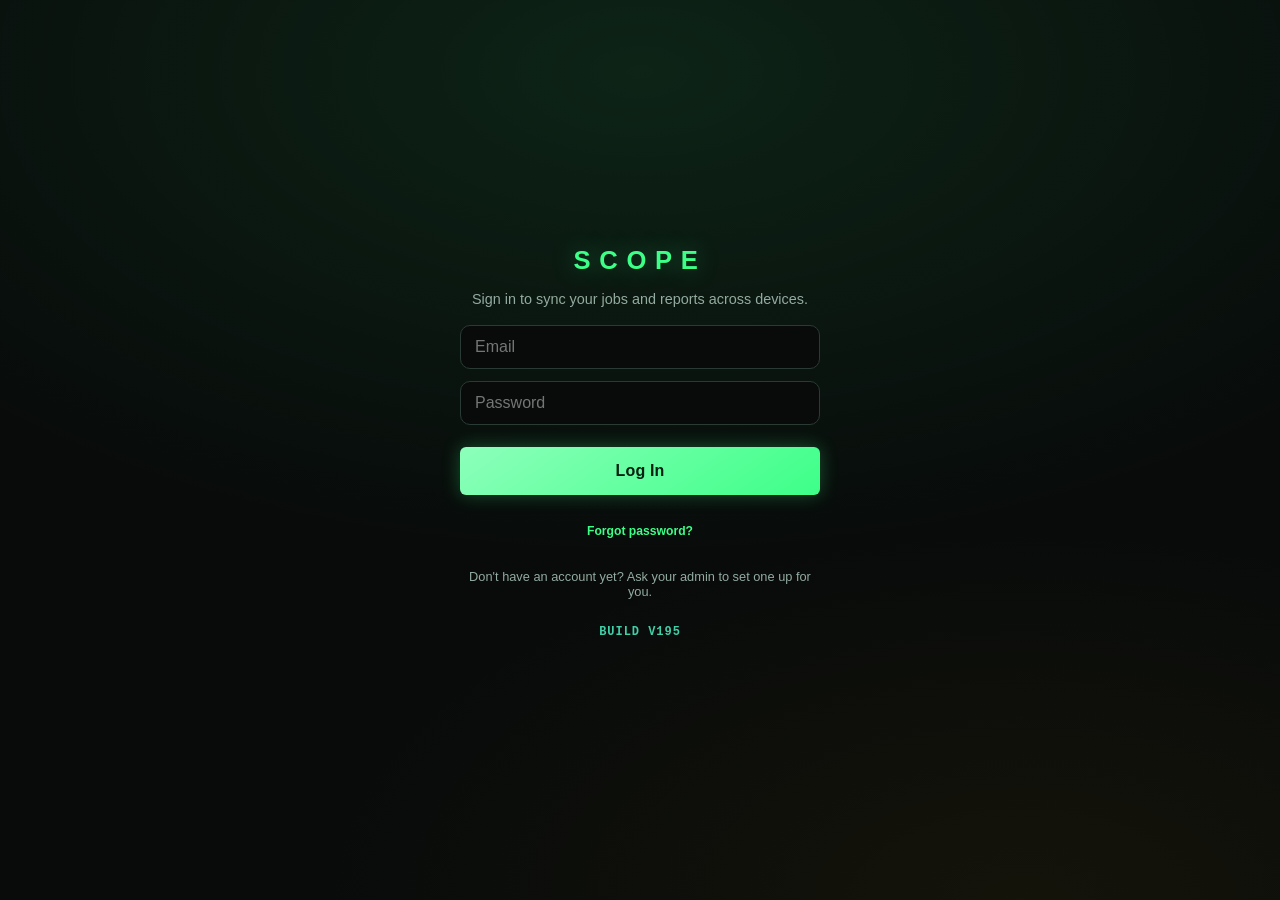
<file: index.html>
<!DOCTYPE html>
<html lang="en">
<head>
<meta charset="UTF-8" />
<!-- Only Scope's own files may run, and the page may only talk to Scope's
     database and the map/weather services it uses (audit, 28 Nov 2026). -->
<meta http-equiv="Content-Security-Policy" content="default-src 'self'; object-src 'none'; base-uri 'self'; form-action 'self'; style-src 'self' 'unsafe-inline'; font-src 'self' data:; media-src 'self' blob: data:; worker-src 'self' blob:; frame-src 'self' blob: data:; manifest-src 'self'; script-src 'self'; img-src 'self' data: blob: https://*.supabase.co https://server.arcgisonline.com https://maps.six.nsw.gov.au; connect-src 'self' https://*.supabase.co wss://*.supabase.co https://nominatim.openstreetmap.org https://overpass-api.de https://maps.six.nsw.gov.au https://api.open-meteo.com https://server.arcgisonline.com" />
<meta name="viewport" content="width=device-width, initial-scale=1, viewport-fit=cover" />
<title>Scope</title>
<meta name="theme-color" content="#080b0a" />
<meta name="description" content="Building/pest inspection field capture app" />
<link rel="manifest" href="manifest.json" />
<link rel="icon" href="icons/icon.svg" type="image/svg+xml" />
<link rel="apple-touch-icon" href="icons/icon.svg" />
<meta name="apple-mobile-web-app-capable" content="yes" />
<meta name="apple-mobile-web-app-status-bar-style" content="black-translucent" />
<!-- The error log is the FIRST script, ahead of everything, so a failure while the
     rest is still loading is caught (it reads APP_VERSION lazily, so order is safe).
     theme.js follows in the head so a light choice never flashes dark. -->
<script src="error-log.js"></script>
<script src="test-clock.js"></script>
<script src="theme.js"></script>
<link rel="stylesheet" href="styles.css" />
</head>
<body>

<!-- ============ LOGIN VIEW ============ -->
<section id="view-login" class="view">
  <main class="content login-content">
    <div class="login-card">
      <h1 class="login-title">Scope</h1>
      <p class="login-sub">Sign in to sync your jobs and reports across devices.</p>
      <input id="login-email" type="email" placeholder="Email" autocomplete="username" />
      <input id="login-password" type="password" placeholder="Password" autocomplete="current-password" />
      <button id="login-btn" class="btn btn-primary full">Log In</button>
      <p id="login-error" class="login-error hidden"></p>
      <button id="login-forgot" type="button" class="link-btn login-forgot">Forgot password?</button>
      <p class="login-hint">Don't have an account yet? Ask your admin to set one up for you.</p>
      <p id="build-version-label" class="build-version-label"></p>
    </div>
  </main>
</section>

<!-- ============ JOB LIST VIEW ============ -->
<section id="view-joblist" class="view hidden">
  <header class="topbar">
    <h1>Scope</h1>
    <!-- Two in the bar and the rest behind More. Six icons is 324px of
         controls in a 343px phone header, which left the app's own name with
         nineteen pixels. The two kept out here are the ones opened daily. -->
    <button id="open-scheduler-btn" class="icon-btn" aria-label="Scheduler" title="Scheduler">📅</button>
    <button id="open-leads-btn" class="icon-btn" aria-label="Leads" title="Leads">📇</button>
    <button id="open-more-btn" class="icon-btn" aria-label="More" title="More">⋯</button>
  </header>

  <!-- The screens that are opened weekly rather than daily. -->
  <div id="more-sheet" class="more-sheet hidden">
    <div class="more-sheet-panel">
      <button id="open-clients-btn" class="more-item"><span>👥</span> Clients</button>
      <button id="open-referrals-btn" class="more-item"><span>🤝</span> Referrals</button>
      <button id="open-sops-btn" class="more-item"><span>📘</span> SOP library</button>
      <button id="open-swms-btn" class="more-item"><span>🦺</span> Safety statements</button>
      <button id="open-assets-btn" class="more-item"><span>🏷️</span> Station register</button>
      <button id="open-business-btn" class="more-item"><span>📊</span> Business figures</button>
      <button id="open-chem-register-btn" class="more-item"><span>🧴</span> Chemical register</button>
      <button id="open-archive-btn" class="more-item"><span>🗂️</span> Saved reports</button>
      <button id="open-subcontractors-btn" class="more-item hidden"><span>🧰</span> Subcontractors</button>
      <button id="open-settings-btn" class="more-item"><span>⚙️</span> Settings</button>
      <button id="more-close-btn" class="btn btn-secondary full">Close</button>
    </div>
  </div>

  <div id="sync-bar" class="sync-bar hidden">
    <span id="sync-status-text" class="sync-status-text">Signed in</span>
    <span class="sync-actions">
      <button id="business-details-btn" class="link-btn hidden">Settings</button>
      <button id="sync-now-btn" class="link-btn">Sync now</button>
      <button id="password-btn" class="link-btn">Password</button>
      <button id="logout-btn" class="link-btn">Log out</button>
    </span>
  </div>

  <!-- Only shown when something did not back up. The one-line status above
       ellipsises, and "Some items not backed up" on its own tells a
       technician nothing about whether their photos are safe. -->
  <div id="sync-detail" class="sync-detail hidden"></div>

  <main class="content">
    <div class="joblist-toolbar">
      <input id="job-search-input" type="search" class="job-search-input" placeholder="Search jobs by name or address…" autocomplete="off" />
      <div id="job-status-filters" class="status-filter-row">
        <button class="status-filter-chip active" data-status="all">All</button>
        <button class="status-filter-chip" data-status="new">New</button>
        <button class="status-filter-chip" data-status="in_progress">In Progress</button>
        <button class="status-filter-chip" data-status="review">Review</button>
        <button class="status-filter-chip" data-status="completed">Completed</button>
        <button class="status-filter-chip" data-status="due">Due</button>
      </div>
      <!-- Built and shown only once a second technician actually exists —
           see renderTechnicianFilters in app.js. A solo business never
           sees this row at all. -->
      <div id="job-technician-filters" class="status-filter-row hidden"></div>
    </div>

    <div id="job-form" class="card job-form hidden">
      <div id="job-type-picker" class="job-type-picker" role="radiogroup" aria-label="Job type">
        <button type="button" class="job-type-chip active" data-job-type="termite" data-doc-type="timber_pest_inspection">🐜 Timber Pest Inspection</button>
        <button type="button" class="job-type-chip" data-job-type="termite" data-doc-type="termite_monitoring">📍 Monitoring Station Visit</button>
        <button type="button" class="job-type-chip" data-job-type="pest_treatment" data-doc-type="general_pest">🧪 General Pest Treatment</button>
      </div>
      <input id="job-name" type="text" maxlength="120" autocapitalize="words" placeholder="Client / site name" autocomplete="off" />
      <div class="address-field">
        <input id="job-address" type="text" maxlength="200" placeholder="Property address (optional)" autocomplete="off" />
        <ul id="job-address-suggestions" class="address-suggestions hidden"></ul>
        <span class="address-attribution">Address search © OpenStreetMap contributors</span>
      </div>
      <input id="job-phone" type="tel" maxlength="20" placeholder="Client phone (optional)" autocomplete="off" />
      <input id="job-email" type="email" maxlength="120" autocapitalize="none" placeholder="Client email (optional)" autocomplete="off" />
      <!-- Shown when a phone/email matches an existing job — there is no
           client record to open, just a look back at what this same
           contact has booked before. See findClientHistory in db.js. -->
      <div id="returning-client-panel" class="returning-client-panel hidden"></div>
      <label class="field-label">Book it in (optional)</label>
      <div class="row gap">
        <input id="job-scheduled-date" type="date" />
        <input id="job-scheduled-time" type="time" value="09:00" />
      </div>
      <!-- Timber pest inspections only (client-agreement.js). Goes with the
           booking confirmation, so it needs an email and a booked time. -->
      <label id="job-agreement-row" class="job-agreement-row">
        <input id="job-agreement" type="checkbox" checked />
        <span>Email the inspection agreement for the client to sign before the visit</span>
      </label>
      <textarea id="job-notes" maxlength="2000" placeholder="Notes (optional)" rows="2"></textarea>
      <div class="row gap">
        <button id="job-form-cancel" class="btn btn-secondary flex1">Cancel</button>
        <button id="job-form-save" class="btn btn-primary flex1">Create Job</button>
      </div>
    </div>

    <ul id="job-list" class="job-list"></ul>

    <p id="job-empty" class="empty-hint hidden">No jobs yet. Tap "+ New Job" to start your first inspection.</p>
  </main>

  <button id="new-job-btn" class="fab" aria-label="New Job">+ New Job</button>
</section>

<!-- ============ JOB CAPTURE VIEW ============ -->
<section id="view-job" class="view hidden">
  <header class="topbar">
    <button id="back-btn" class="icon-btn" aria-label="Back">←</button>
    <div class="topbar-title">
      <h1 id="job-title">Job</h1>
      <span id="job-subtitle" class="subtitle"></span>
    </div>
    <!-- Hidden until a second technician exists (see renderAssignedToTag in
         app.js) — a solo business has nobody to reassign a job to. -->
    <button id="assigned-to-btn" class="link-btn hidden" aria-label="Reassign this job"></button>
    <button id="delete-job-btn" class="icon-btn" aria-label="Delete job">🗑</button>
  </header>

  <main class="content">
    <div id="due-callout" class="due-callout hidden">
      <span class="due-callout-title" id="due-callout-title"></span>
      <span class="due-callout-sub" id="due-callout-sub"></span>
      <button id="rebook-job-btn" class="btn btn-primary">📅 Book the next inspection</button>
    </div>

    <div id="plan-row" class="plan-row hidden">
      <span id="plan-text" class="plan-text"></span>
      <button id="plan-btn" class="link-btn"></button>
    </div>

    <div class="card inspection-card">
      <div class="row spread">
        <span id="job-status-badge" class="status-badge status-new">New</span>
        <span id="inspection-timer" class="inspection-timer hidden">0:00</span>
      </div>
      <div class="row gap wrap">
        <button id="start-inspection-btn" class="btn btn-primary flex1">▶ Start inspection</button>
        <button id="finish-inspection-btn" class="btn btn-primary flex1 hidden">Finish and open report</button>
      </div>
      <button id="view-report-btn" class="btn btn-outline full hidden">📄 Open Report</button>
      <div id="doc-type-row" class="doc-type-row hidden"></div>
      <button id="view-invoice-btn" class="btn btn-outline full hidden">💰 Invoice</button>
      <button id="client-link-btn" class="btn btn-outline full hidden">🔗 Client link</button>
    </div>

    <!-- One link, one job, expiring. See supabase-migration-027 for why it is
         not a client login. -->
    <div id="client-link-panel" class="card client-link-panel hidden">
      <div class="row spread">
        <strong>Client link</strong>
        <button id="client-link-close" class="icon-btn" aria-label="Close">✕</button>
      </div>
      <p id="client-link-hint" class="calendar-feed-hint">Loading…</p>
      <div class="calendar-feed-url-row">
        <input id="client-link-url" type="text" class="hidden" readonly aria-label="Client link" />
        <button id="client-link-copy" class="btn btn-secondary hidden">Copy</button>
      </div>
      <!-- Asking the client to accept is opt-in, not inferred from the
           document type: an action plan is often sent as the record of works
           already agreed to in person, with the acceptance signed in wet ink,
           and asking a second time muddies which acceptance is the real one.
           See supabase-migration-030. -->
      <label id="client-link-ask-row" class="client-link-ask hidden">
        <input id="client-link-ask" type="checkbox" />
        <span>Ask the client to accept the quote on this page</span>
      </label>
      <div id="client-link-accepted" class="client-link-accepted hidden">
        <p id="client-link-accepted-text"></p>
        <button id="client-link-apply" class="btn btn-outline full">Put this signature on the report</button>
      </div>
      <!-- The inspection agreement, signed before the visit (client-agreement.js). -->
      <label id="client-link-agree-row" class="client-link-ask hidden">
        <input id="client-link-agree" type="checkbox" />
        <span>Ask the client to sign the inspection agreement on this page</span>
      </label>
      <p id="client-link-agreed-text" class="client-link-agreed hidden"></p>
      <button id="client-link-create" class="btn btn-outline full hidden">Create a link</button>
      <button id="client-link-revoke" class="btn btn-secondary full hidden">Revoke this link</button>
    </div>

    <datalist id="zone-suggestions"></datalist>

    <div id="zone-chip-row" class="zone-chip-row hidden"></div>

    <div class="gallery-toolbar">
      <span id="gallery-count" class="gallery-count"></span>
      <button id="gallery-select-toggle" class="link-btn hidden">Select</button>
    </div>

    <div id="gallery" class="gallery"></div>
    <p id="gallery-empty" class="empty-hint">No captures yet for this job. Photos and notes are captured during Start and Finish Inspection.</p>
  </main>

  <div id="selection-bar" class="action-bar selection-bar hidden">
    <button id="selection-cancel-btn" class="icon-btn" aria-label="Cancel selection">✕</button>
    <span id="selection-count" class="selection-count">0 selected</span>
    <button id="selection-save-btn" class="btn btn-secondary" aria-label="Save the selected photos to this phone">⬇ Save</button>
    <button id="selection-zone-btn" class="btn btn-secondary">Change area</button>
    <button id="selection-delete-btn" class="btn btn-danger">Delete</button>
  </div>
</section>

<!-- ============ BULK ZONE-CHANGE MODAL ============ -->
<section id="bulk-zone-modal" class="modal bulk-zone-modal hidden">
  <div class="bulk-zone-card">
    <h2>Change area</h2>
    <p id="bulk-zone-hint" class="import-hint"></p>
    <input id="bulk-zone-input" list="zone-suggestions" type="text" placeholder="e.g. Roof void, Subfloor, Back fence…" autocomplete="off" />
    <div class="row gap">
      <button id="bulk-zone-cancel" class="btn btn-secondary flex1">Cancel</button>
      <button id="bulk-zone-save" class="btn btn-primary flex1">Apply</button>
    </div>
  </div>
</section>

<!-- ============ INSPECTION PHOTO CAPTURE (live camera preview) ============ -->
<section id="inspection-modal" class="modal hidden">
  <div class="camera-wrap">
    <!-- v129: no viewfinder here. Take photo opens the phone's own camera app
         (better focus, flash and low light); the last photo taken shows here
         so it is plain the shot landed. -->
    <div class="inspection-stage">
      <img id="inspection-last-photo" class="inspection-last-photo hidden" alt="The last photo taken" />
      <p id="inspection-stage-hint" class="inspection-stage-hint">Tap <strong>Take photo</strong> and your phone's camera opens. Take the shot, tap the tick, and it comes straight back here.</p>
    </div>
    <div id="inspection-prompt" class="inspection-prompt hidden">
      <span class="inspection-prompt-title">Photograph the front of the property</span>
      <!-- Landscape, and said first. The cover is a wide block on an A4 page,
           so a portrait shot gets letterboxed with the house small in the
           middle — and a house is wider than it is tall anyway. -->
      <span class="inspection-prompt-sub"><strong>Turn the phone sideways.</strong> This becomes the report cover, and fills in most of the property details for you.</span>
    </div>
    <!-- Guided walk (photo-walk.js): one step at a time after the front photo. -->
    <div id="inspection-walk" class="inspection-walk hidden" aria-live="polite"></div>
    <div id="inspection-flash" class="inspection-flash" aria-hidden="true"></div>
    <div class="camera-zone-pill" id="inspection-zone-pill"></div>
    <div id="inspection-checklist-row" class="inspection-checklist-row hidden"></div>
    <input id="inspection-zone-input" list="zone-suggestions" type="text" placeholder="The area you're in now…" autocomplete="off" />
  </div>
  <div class="camera-controls inspection-controls">
    <button id="inspection-still-btn" class="btn btn-primary inspection-take-btn" aria-label="Take photo">📷 Take photo</button>
    <button id="inspection-gallery-btn" class="btn btn-secondary inspection-gallery-btn" aria-label="Add photos from the gallery">🖼 Gallery</button>
    <!-- `capture` set as an attribute (see report.js): it is what makes a
         phone open the camera instead of the photo library. -->
    <input id="inspection-camera-input" type="file" accept="image/*" capture="environment" class="hidden" />
    <input id="inspection-gallery-input" type="file" accept="image/*" multiple class="hidden" />
  </div>
  <button id="inspection-finish-btn" class="btn btn-primary generate-form-btn" aria-label="Finish the inspection and open the report">Finish and open report</button>
</section>

<!-- ============ CAPTURE DETAIL MODAL ============ -->
<section id="detail-modal" class="modal detail-modal hidden">
  <header class="detail-header">
    <button id="detail-close" class="icon-btn light" aria-label="Close">✕</button>
    <span id="detail-zone" class="detail-zone-label"></span>
    <button id="detail-delete" class="icon-btn light" aria-label="Delete capture">🗑</button>
  </header>
  <div class="detail-body" id="detail-body">
    <button id="detail-prev" class="detail-nav-btn detail-nav-prev" aria-label="Previous capture">‹</button>
    <div class="detail-photo-zoom-wrap" id="detail-photo-zoom-wrap">
      <img id="detail-photo" class="detail-photo hidden" alt="Capture photo" />
    </div>
    <button id="detail-next" class="detail-nav-btn detail-nav-next" aria-label="Next capture">›</button>
    <div id="detail-audio-wrap" class="detail-audio-wrap hidden">
      <audio id="detail-audio" controls></audio>
    </div>
    <button id="detail-apply-suggested-zone" class="btn btn-outline detail-add-memo hidden">✨ Use the suggested area</button>
    <button id="detail-save-btn" class="btn btn-outline detail-add-memo hidden">⬇ Save to phone</button>
  </div>
</section>

<!-- ============ REPORT REVIEW VIEW ============ -->
<section id="view-report" class="view hidden">
  <header class="topbar">
    <button id="report-back-btn" class="icon-btn" aria-label="Back">←</button>
    <div class="topbar-title">
      <h1 id="report-title">Termite Inspection Report</h1>
      <span id="report-subtitle" class="subtitle"></span>
    </div>
    <button id="report-export-btn" class="icon-btn" aria-label="Export PDF" title="Export PDF">⤓</button>
  </header>

  <main class="content">
    <div class="card ai-draft-card">
      <div class="row spread">
        <div>
          <strong>AI Draft</strong>
          <p class="ai-draft-hint">Have AI read your photos and suggest answers for you to review.</p>
        </div>
      </div>
      <button id="ai-draft-btn" class="btn btn-outline full">🤖 Generate AI Draft</button>
    </div>

    <div id="schema-mismatch-notice" class="card schema-mismatch hidden"></div>

    <ul id="report-section-list" class="report-section-list"></ul>

    <div id="audit-trail-card" class="card audit-card hidden">
      <button id="audit-toggle-btn" class="btn btn-outline full">🕓 History</button>
      <div id="audit-trail-body" class="audit-body hidden"></div>
    </div>

    <div id="preflight-card" class="card preflight-card hidden">
      <div id="preflight-body" class="preflight-body"></div>
    </div>

    <button id="finalize-report-btn" class="btn btn-primary full" disabled>Sign and finish</button>
    <p id="finalize-hint" class="empty-hint">Answer the questions left. Then you can sign.</p>
    <div id="finalize-post-actions" class="finalize-post-actions hidden">
      <button id="report-send-btn" class="btn btn-primary">📧 Send Report</button>
      <button id="report-save-btn" class="btn btn-secondary">💾 Save Report</button>
    </div>
    <!-- Hidden until the report has actually been emailed once (see
         renderEmailStatus in report.js) — "did they get it" only ever
         means anything after a send has happened. -->
    <div id="email-status-row" class="email-status-row hidden">
      <span id="email-status-text"></span>
      <button id="email-status-check-btn" class="link-btn">Check status</button>
    </div>
  </main>
</section>

<!-- ============ REPORT SECTION EDITOR VIEW ============ -->
<section id="view-report-section" class="view hidden">
  <header class="topbar">
    <button id="section-back-btn" class="icon-btn" aria-label="Back">←</button>
    <div class="topbar-title">
      <h1 id="section-title">Section</h1>
      <span id="section-subtitle" class="subtitle"></span>
    </div>
  </header>

  <main class="content">
    <div id="report-section-fields" class="report-section-fields"></div>
  </main>

  <div class="action-bar">
    <button id="section-save-btn" class="btn btn-primary full">Save & Back to Report</button>
  </div>
</section>

<!-- ============ CLIENTS ============ -->
<!-- Who the work is for. A client is NOT a property — one client can have
     four — so the address here is their billing address and the property
     stays on the job. See migration 029. -->
<section id="view-clients" class="view hidden">
  <header class="topbar">
    <button id="clients-back-btn" class="icon-btn" aria-label="Back">←</button>
    <div class="topbar-title">
      <h1>Clients</h1>
      <span id="clients-subtitle" class="subtitle"></span>
    </div>
  </header>
  <main class="content">
    <input id="clients-search" type="search" class="search-input" placeholder="Search by name, phone or address…" autocomplete="off" />
    <ul id="clients-list" class="report-section-list"></ul>
  </main>
  <div class="action-bar">
    <button id="client-new-btn" class="btn btn-primary full">+ New client</button>
  </div>
</section>

<!-- Referral register (referrals-ui.js, v121). -->
<section id="view-referrals" class="view hidden">
  <header class="topbar">
    <button id="referrals-back-btn" class="icon-btn" aria-label="Back">←</button>
    <div class="topbar-title">
      <h1>Referrals</h1>
      <span id="referrals-subtitle" class="subtitle"></span>
    </div>
  </header>
  <main class="content">
    <p class="empty-hint referrals-rule">$50 off their next service for every person a client refers, once that person has paid for their first job.</p>
    <div id="referrals-summary" class="referrals-summary"></div>
    <div id="referral-form" class="card referral-form hidden">
      <label class="field-label" for="referral-referrer">Who made the referral</label>
      <select id="referral-referrer"></select>
      <label class="field-label" for="referral-referred">Who they referred</label>
      <select id="referral-referred"></select>
      <input id="referral-notes" type="text" maxlength="300" placeholder="Notes (optional)" autocomplete="off" />
      <p id="referral-form-err" class="referral-form-err" hidden></p>
      <div class="row gap">
        <button id="referral-cancel-btn" class="btn btn-secondary flex1">Cancel</button>
        <button id="referral-save-btn" class="btn btn-primary flex1">Record it</button>
      </div>
    </div>
    <ul id="referrals-list" class="referrals-list"></ul>
  </main>
  <div class="action-bar">
    <button id="referral-new-btn" class="btn btn-primary full">+ Record a referral</button>
  </div>
</section>

<!-- SOP library (sops-ui.js, v122). -->
<section id="view-sops" class="view hidden">
  <header class="topbar">
    <button id="sops-back-btn" class="icon-btn" aria-label="Back">←</button>
    <div class="topbar-title">
      <h1>SOP library</h1>
      <span id="sops-subtitle" class="subtitle"></span>
    </div>
    <button id="sops-print-btn" class="icon-btn" aria-label="Print the SOP register" title="Print the register">⤓</button>
  </header>
  <main class="content">
    <p class="empty-hint sops-rule">Each procedure is approved, reviewed on schedule and signed as read, and every version is kept: the record an ISO 9001 auditor asks to see.</p>
    <input id="sops-search" type="search" class="search-input" placeholder="Search procedures…" autocomplete="off" />
    <div id="sops-lists"></div>
    <div id="sops-starters" class="card sops-starters hidden">
      <p>Starter drafts, written from how Scope already works: inspections, chemicals, roof and subfloor safety, records, complaints, document control, equipment checks. Read, change and approve each one.</p>
      <button id="sops-starters-btn" class="btn btn-outline full">Add starter drafts</button>
    </div>
  </main>
  <div class="action-bar">
    <button id="sop-new-btn" class="btn btn-primary full">+ New SOP</button>
  </div>
</section>

<section id="view-sop" class="view hidden">
  <header class="topbar">
    <button id="sop-back-btn" class="icon-btn" aria-label="Back">←</button>
    <div class="topbar-title">
      <h1 id="sop-code">SOP</h1>
      <span id="sop-state" class="subtitle"></span>
    </div>
  </header>
  <main class="content">
    <h2 id="sop-title" class="sop-title"></h2>
    <dl id="sop-meta" class="sop-meta"></dl>
    <p id="sop-draft-banner" class="sop-draft-banner hidden"></p>
    <article id="sop-body" class="card sop-body"></article>
    <div class="sop-actions">
      <button id="sop-sign-btn" class="btn btn-primary full">I have read this</button>
      <button id="sop-edit-btn" class="btn btn-outline full">Edit</button>
      <button id="sop-approve-btn" class="btn btn-primary full">Approve</button>
      <button id="sop-discard-btn" class="btn btn-secondary full">Discard the draft</button>
      <button id="sop-reviewed-btn" class="btn btn-outline full">Reviewed: no changes needed</button>
      <button id="sop-print-btn" class="btn btn-outline full">Print / save as PDF</button>
      <p id="sop-admin-note" class="empty-hint sop-admin-note hidden">Only an admin can approve changes.</p>
    </div>
    <h2 id="sop-signed-title" class="business-heading">Read and signed</h2>
    <ul id="sop-signed" class="sop-small-list"></ul>
    <h2 class="business-heading">History</h2>
    <ul id="sop-history" class="sop-small-list"></ul>
    <button id="sop-retire-btn" class="btn btn-secondary full sop-retire">Retire this SOP</button>
  </main>
</section>

<section id="view-sop-edit" class="view hidden">
  <header class="topbar">
    <button id="sop-edit-back-btn" class="icon-btn" aria-label="Back">←</button>
    <div class="topbar-title">
      <h1>Edit SOP</h1>
      <span id="sop-edit-heading" class="subtitle"></span>
    </div>
  </header>
  <main class="content sop-edit">
    <label class="field-label" for="sop-edit-title">Title</label>
    <input id="sop-edit-title" type="text" maxlength="160" autocomplete="off" />
    <div class="row gap">
      <div class="flex1">
        <label class="field-label" for="sop-edit-category">Category</label>
        <select id="sop-edit-category"></select>
      </div>
      <div class="flex1">
        <label class="field-label" for="sop-edit-review">Review every</label>
        <select id="sop-edit-review">
          <option value="6">6 months</option>
          <option value="12">12 months</option>
          <option value="24">24 months</option>
        </select>
      </div>
    </div>
    <label class="field-label" for="sop-edit-owner">Owner (who keeps it up to date)</label>
    <input id="sop-edit-owner" type="text" maxlength="120" autocomplete="off" />
    <label class="field-label" for="sop-edit-body">The procedure</label>
    <textarea id="sop-edit-body" rows="16" placeholder="## Heading&#10;1. A numbered step&#10;- A bullet point"></textarea>
    <p class="empty-hint sop-format-hint">## starts a heading, 1. a numbered step, - a bullet.</p>
    <div id="sop-edit-note-row">
      <label class="field-label" for="sop-edit-note">What changed in this version</label>
      <input id="sop-edit-note" type="text" maxlength="300" autocomplete="off" placeholder="e.g. Added the roof void heat limit" />
    </div>
  </main>
  <div class="action-bar">
    <button id="sop-edit-save" class="btn btn-primary full">Save draft</button>
  </div>
</section>

<section id="view-client" class="view hidden">
  <header class="topbar">
    <button id="client-back-btn" class="icon-btn" aria-label="Back">←</button>
    <div class="topbar-title">
      <h1 id="client-title">Client</h1>
      <span id="client-subtitle" class="subtitle"></span>
    </div>
    <button id="client-delete-btn" class="icon-btn" aria-label="Delete client" title="Delete client">🗑</button>
  </header>
  <main class="content">
    <div id="client-fields"></div>

    <h2 class="business-heading">Properties</h2>
    <ul id="client-properties" class="report-section-list"></ul>

    <h2 class="business-heading">Jobs</h2>
    <ul id="client-jobs" class="report-section-list"></ul>
  </main>
  <div class="action-bar">
    <button id="client-save-btn" class="btn btn-primary full">Save</button>
  </div>
</section>

<!-- ============ LEADS ============ -->
<!-- Enquiries that are not yet jobs. Kept out of the diary on purpose: a job
     is work that exists, a lead is work that might. -->
<section id="view-leads" class="view hidden">
  <header class="topbar">
    <button id="leads-back-btn" class="icon-btn" aria-label="Back">←</button>
    <div class="topbar-title">
      <h1>Enquiries</h1>
      <span id="leads-subtitle" class="subtitle"></span>
    </div>
  </header>
  <main class="content">
    <div id="leads-due" class="card leads-due hidden"></div>
    <div id="leads-board"></div>
  </main>
  <div class="action-bar">
    <button id="lead-new-btn" class="btn btn-primary full">+ New enquiry</button>
  </div>
</section>

<section id="view-lead" class="view hidden">
  <header class="topbar">
    <button id="lead-back-btn" class="icon-btn" aria-label="Back">←</button>
    <div class="topbar-title">
      <h1 id="lead-title">Enquiry</h1>
      <span id="lead-subtitle" class="subtitle"></span>
    </div>
    <button id="lead-delete-btn" class="icon-btn" aria-label="Delete enquiry" title="Delete enquiry">🗑</button>
  </header>
  <main class="content">
    <div id="lead-due-banner" class="card leads-due hidden"></div>
    <div id="lead-fields"></div>

    <h2 class="business-heading">Where it is up to</h2>
    <div id="lead-stages" class="lead-stages"></div>

    <h2 class="business-heading">Do something about it</h2>
    <div class="lead-actions">
      <button id="lead-call-btn" class="btn btn-outline">📞 Call</button>
      <button id="lead-text-btn" class="btn btn-outline">💬 Text</button>
      <button id="lead-snooze-btn" class="btn btn-secondary">Snooze a week</button>
    </div>
    <button id="lead-convert-btn" class="btn btn-primary full lead-convert">Won — book it as a job</button>
  </main>
</section>

<!-- ============ QR SCANNER ============ -->
<!-- Reads the sticker inside a bait station cap. The phone's own camera app
     takes the photo; it is decoded on the device and thrown away. This
     screen only shows while that photo is read, or when it could not be. -->
<input id="qr-camera-input" type="file" accept="image/*" capture="environment" class="hidden">
<section id="qr-modal" class="modal hidden">
  <div class="camera-wrap qr-stage">
    <p id="qr-hint" class="qr-hint">Reading the sticker…</p>
  </div>
  <div class="camera-controls qr-controls">
    <button id="qr-retry-btn" class="btn btn-primary hidden">📷 Try again</button>
    <button id="qr-cancel-btn" class="btn btn-secondary">Cancel</button>
  </div>
</section>

<!-- ============ STATION REGISTER ============ -->
<!-- The stations physically installed at a property, built from the station
     registers in the reports rather than kept in a second store that could
     disagree with them. See assets.js. -->
<section id="view-assets" class="view hidden">
  <header class="topbar">
    <button id="assets-back-btn" class="icon-btn" aria-label="Back">←</button>
    <div class="topbar-title">
      <h1>Stations</h1>
      <span class="subtitle">Properties with a register</span>
    </div>
  </header>
  <main class="content">
    <ul id="assets-property-list" class="report-section-list"></ul>
  </main>
</section>

<section id="view-asset-property" class="view hidden">
  <header class="topbar">
    <button id="asset-property-back-btn" class="icon-btn" aria-label="Back">←</button>
    <div class="topbar-title">
      <h1 id="asset-property-title">Property</h1>
      <span id="asset-property-subtitle" class="subtitle"></span>
    </div>
  </header>
  <main class="content">
    <ul id="asset-station-list" class="report-section-list"></ul>
  </main>
  <div class="action-bar">
    <button id="asset-stickers-btn" class="btn btn-outline full">🏷 Print QR stickers</button>
  </div>
</section>

<section id="view-asset-stickers" class="view hidden">
  <header class="topbar no-print">
    <button id="asset-stickers-back-btn" class="icon-btn" aria-label="Back">←</button>
    <div class="topbar-title">
      <h1>QR stickers</h1>
      <span id="asset-stickers-subtitle" class="subtitle"></span>
    </div>
  </header>
  <main class="content">
    <p class="empty-hint no-print">
      Print on weatherproof label stock and stick one inside each station cap. Scanning one opens that
      station straight away, so a finding cannot be recorded against the wrong number.
      The code carries a reference and nothing else — no address, no client name.
    </p>
    <div id="asset-sticker-sheet" class="sticker-sheet"></div>
  </main>
  <div class="action-bar no-print">
    <button id="asset-print-btn" class="btn btn-primary full">Print</button>
  </div>
</section>

<!-- ============ BUSINESS FIGURES ============ -->
<!-- Reads the records already on the device. Nothing here is entered by
     hand, so nothing here can be out of date in a way the diary is not. -->
<section id="view-business" class="view hidden">
  <header class="topbar">
    <button id="business-back-btn" class="icon-btn" aria-label="Back">←</button>
    <div class="topbar-title">
      <h1>Business</h1>
      <span id="business-period-label" class="subtitle"></span>
    </div>
  </header>

  <main class="content">
    <label class="field-label" for="business-period">Period</label>
    <select id="business-period" class="business-period"></select>

    <div id="business-body"></div>
  </main>
</section>

<!-- ============ CHEMICAL REGISTER ============ -->
<section id="view-chem-register" class="view hidden">
  <header class="topbar">
    <button id="chem-back-btn" class="icon-btn" aria-label="Back">←</button>
    <div class="topbar-title">
      <h1>Chemical register</h1>
      <span class="subtitle">Every pesticide application, all jobs</span>
    </div>
  </header>

  <main class="content">
    <label class="field-label" for="chem-period">Dates</label>
    <select id="chem-period" class="business-period"></select>
    <div class="chem-dates">
      <label>From <input type="date" id="chem-from"></label>
      <label>To <input type="date" id="chem-to"></label>
    </div>
    <div class="chem-actions">
      <button type="button" id="chem-csv-btn" class="btn btn-outline">Download for Excel</button>
      <button type="button" id="chem-print-btn" class="btn btn-outline">Print / save as PDF</button>
    </div>
    <div id="chem-body"></div>
  </main>
</section>

<!-- ============ SAFE WORK METHOD STATEMENTS ============ -->
<!-- Three views, mirroring the report flow a technician already knows:
     the register, one statement's sections, and one section being filled in.
     A statement is NOT a report document type — see DOCUMENT_TYPES in
     report.js — because a job holds one report and needs to be able to carry
     a safety statement alongside it rather than instead of it. -->
<section id="view-swms-list" class="view hidden">
  <header class="topbar">
    <button id="swms-list-back-btn" class="icon-btn" aria-label="Back">←</button>
    <div class="topbar-title">
      <h1>Safety statements</h1>
      <span class="subtitle">Safe Work Method Statements</span>
    </div>
  </header>

  <main class="content">
    <p class="empty-hint swms-intro">
      What a builder, strata manager or facilities company asks for before they will let you on site.
      One can be written for a single job, or once for an activity and reused.
    </p>
    <ul id="swms-list" class="report-section-list"></ul>
  </main>

  <div class="action-bar">
    <button id="swms-new-btn" class="btn btn-primary full">+ New statement</button>
  </div>
</section>

<section id="view-swms" class="view hidden">
  <header class="topbar">
    <button id="swms-back-btn" class="icon-btn" aria-label="Back">←</button>
    <div class="topbar-title">
      <h1 id="swms-title">Safe Work Method Statement</h1>
      <span id="swms-subtitle" class="subtitle"></span>
    </div>
    <button id="swms-delete-btn" class="icon-btn" aria-label="Delete statement" title="Delete statement">🗑</button>
  </header>

  <main class="content">
    <p id="swms-gate-hint" class="empty-hint">
      Answer “What This Job Involves” first — it decides which hazard pages you get.
    </p>
    <ul id="swms-section-list" class="report-section-list"></ul>
  </main>
</section>

<section id="view-swms-section" class="view hidden">
  <header class="topbar">
    <button id="swms-section-back-btn" class="icon-btn" aria-label="Back">←</button>
    <div class="topbar-title">
      <h1 id="swms-section-title">Section</h1>
      <span id="swms-section-subtitle" class="subtitle"></span>
    </div>
  </header>

  <main class="content">
    <div id="swms-section-fields" class="report-section-fields"></div>
  </main>

  <div class="action-bar">
    <button id="swms-section-save-btn" class="btn btn-primary full">Save &amp; Back</button>
  </div>
</section>

<!-- ============ SAVED REPORTS ARCHIVE VIEW ============ -->
<!-- ============ SCHEDULER VIEW ============ -->
<section id="view-scheduler" class="view hidden">
  <header class="topbar">
    <button id="scheduler-back-btn" class="icon-btn" aria-label="Back">←</button>
    <div class="topbar-title">
      <h1>Diary</h1>
      <span id="scheduler-month-label" class="subtitle"></span>
    </div>
    <button id="reminders-open" class="icon-btn" aria-label="Tomorrow's reminders" title="Tomorrow's reminders">🔔</button>
    <button id="calendar-feed-open" class="icon-btn" aria-label="Calendar feed" title="Subscribe from another calendar">🔗</button>
    <button id="agent-open" class="icon-btn" aria-label="Booking assistant" title="Booking assistant">💬</button>
  </header>

  <!-- Tomorrow's reminders. Checking what a client is about to be sent used
       to mean calling the Edge Function by hand with a JSON body, which is
       not a thing anyone should have to do to find out what their business
       is saying to their customers. Preview first, send second, always in
       that order. -->
  <div id="reminders-panel" class="agent-panel hidden">
    <div class="agent-head">
      <span class="agent-title">Tomorrow's reminders</span>
      <button id="reminders-close" class="icon-btn" aria-label="Close">✕</button>
    </div>
    <p id="reminders-hint" class="calendar-feed-hint">
      See exactly what each client gets before anything is sent.
    </p>
    <!-- Texts that came back. Above the list because a reply like "can we move it to
         11?" is more urgent than a preview of tomorrow. Empty and invisible when there
         is nothing unread. -->
    <!-- What clients asked for on their client page (portal-inbox.js, v134). -->
    <div id="reminders-portal"></div>
    <div id="reminders-replies"></div>
    <div id="reminders-list"></div>
    <button id="reminders-check" class="btn btn-outline full">Check tomorrow</button>
    <button id="reminders-send" class="btn btn-primary full hidden">Send these now</button>
  </div>

  <!-- Booking assistant: reads the diary and proposes bookings the
       technician confirms. Lives inside the scheduler because that is the
       only thing it can act on. -->
  <div id="agent-panel" class="agent-panel hidden">
    <div class="agent-head">
      <span class="agent-title">Booking assistant</span>
      <button id="agent-close" class="icon-btn" aria-label="Close assistant">✕</button>
    </div>
    <div id="agent-log" class="agent-log"></div>
    <div class="agent-input-row">
      <input id="agent-input" type="text" placeholder="e.g. book the Nguyen re-inspection Tuesday morning" autocomplete="off" />
      <button id="agent-send" class="btn btn-primary agent-send">Send</button>
    </div>
  </div>

  <!-- Calendar feed: a live .ics link any external calendar can subscribe
       to. See calendar-feed.js — this only holds the markup it drives. -->
  <div id="calendar-feed-panel" class="agent-panel hidden">
    <div class="agent-head">
      <span class="agent-title">Calendar feed</span>
      <button id="calendar-feed-close" class="icon-btn" aria-label="Close">✕</button>
    </div>
    <p id="calendar-feed-hint" class="calendar-feed-hint">Loading…</p>
    <div class="calendar-feed-url-row">
      <input id="calendar-feed-url" type="text" class="hidden" readonly aria-label="Calendar feed link" />
      <button id="calendar-feed-copy" class="btn btn-secondary hidden">Copy</button>
    </div>
    <button id="calendar-feed-generate" class="btn btn-outline full hidden">Generate link</button>
    <button id="calendar-feed-regenerate" class="btn btn-outline full hidden">Regenerate link</button>
  </div>

  <main class="content">
    <div class="cal-nav">
      <button id="scheduler-prev" class="icon-btn" aria-label="Previous month">‹</button>
      <!-- Today sits with the other two things that move the calendar, not up
           in the topbar. It was crowding the month label off a phone screen,
           and "jump back to today" was never a title-bar action to begin
           with — it belongs beside the arrows it undoes. -->
      <button id="scheduler-today" class="link-btn">Today</button>
      <button id="scheduler-next" class="icon-btn" aria-label="Next month">›</button>
    </div>

    <div id="scheduler-grid" class="cal-grid"></div>

    <div class="day-header">
      <h2 class="invoice-section-heading" id="scheduler-day-title">Today</h2>
      <span id="scheduler-day-load" class="day-load">Nothing booked</span>
    </div>
    <!-- Appears only on a day with three or more jobs that could be driven in
         a better order. It proposes; nothing moves until it is accepted. -->
    <button id="scheduler-tidy" class="btn btn-outline full hidden">Better order for this day</button>
    <div id="scheduler-slots" class="slot-list"></div>

    <h2 class="invoice-section-heading backlog-heading">
      Waiting to be booked <span id="scheduler-backlog-count" class="backlog-count hidden"></span>
    </h2>
    <p class="empty-hint backlog-hint">Tap Book to drop one into the first free slot on the selected day, or tap a slot above to choose the time.</p>
    <div id="scheduler-backlog" class="agenda-list"></div>
  </main>
</section>

<!-- ============ SLOT BOOKING PICKER ============ -->
<section id="slot-picker-modal" class="modal slot-picker-modal hidden">
  <div class="slot-picker-card">
    <h2 id="slot-picker-title">Book this slot</h2>
    <label class="field-label" for="slot-picker-duration">How long?</label>
    <select id="slot-picker-duration">
      <option value="30">30 minutes</option>
      <option value="60" selected>1 hour</option>
      <option value="90">1.5 hours</option>
      <option value="120">2 hours</option>
      <option value="180">3 hours</option>
      <option value="240">4 hours</option>
    </select>
    <p class="empty-hint slot-picker-hint">Pick a job to put in this slot:</p>
    <div id="slot-picker-list" class="slot-picker-list"></div>
    <button id="slot-picker-cancel" class="btn btn-secondary full">Cancel</button>
  </div>
</section>

<!-- ============ INVOICE VIEW ============ -->
<section id="view-invoice" class="view hidden">
  <header class="topbar">
    <button id="invoice-back-btn" class="icon-btn" aria-label="Back">←</button>
    <div class="topbar-title">
      <h1>Invoice</h1>
      <span id="invoice-subtitle" class="subtitle"></span>
    </div>
    <button id="invoice-print-btn" class="icon-btn" aria-label="Print invoice" title="Print / Save as PDF">⤓</button>
  </header>

  <main class="content">
    <div class="card invoice-meta">
      <div class="field-row">
        <label class="field-label">Bill to</label>
        <input id="invoice-client-name" type="text" placeholder="Client name" autocomplete="off" />
      </div>
      <div class="field-row">
        <label class="field-label">Client email</label>
        <input id="invoice-client-email" type="email" placeholder="Client email" autocomplete="off" />
      </div>
      <div class="field-row">
        <label class="field-label">Property</label>
        <input id="invoice-property" type="text" placeholder="Property address" autocomplete="off" />
      </div>
      <div class="row gap">
        <div class="field-row flex1">
          <label class="field-label">Issued</label>
          <input id="invoice-issue-date" type="date" />
        </div>
        <div class="field-row flex1">
          <label class="field-label">Due</label>
          <input id="invoice-due-date" type="date" />
        </div>
      </div>
    </div>

    <h2 class="invoice-section-heading">Line items</h2>
    <div id="invoice-lines" class="invoice-lines"></div>
    <button id="invoice-add-line" class="btn btn-outline full">+ Add line</button>

    <div class="card invoice-totals">
      <div class="invoice-total-row"><span>Subtotal</span><span id="invoice-subtotal">$0.00</span></div>
      <div class="invoice-total-row" id="invoice-gst-row"><span>GST (10%)</span><span id="invoice-gst">$0.00</span></div>
      <div class="invoice-total-row invoice-grand"><span>Total</span><span id="invoice-total">$0.00</span></div>
      <label class="checkbox-chip">
        <input id="invoice-gst-registered" type="checkbox" checked />
        Apply GST (registered for GST)
      </label>
    </div>

    <!-- Referral credit owed to this client (referrals-ui.js). -->
    <div id="invoice-referral-row" class="invoice-referral-row hidden">
      <p id="invoice-referral-text"></p>
      <button id="invoice-referral-btn" class="btn btn-outline full">Take $50 off this invoice</button>
    </div>

    <div id="invoice-xero-state" class="invoice-xero-state"></div>

    <!-- Paid: from Xero, or marked by hand for money received outside it. -->
    <div id="invoice-paid-row" class="invoice-paid-row">
      <span id="invoice-paid-text" class="invoice-paid-text"></span>
      <button id="invoice-paid-btn" class="link-btn">Mark as paid</button>
    </div>

    <button id="invoice-save-btn" class="btn btn-secondary full">Save invoice</button>
    <button id="invoice-xero-btn" class="btn btn-primary full">Send to Xero as draft</button>
    <button id="invoice-email-btn" class="btn btn-outline full">📧 Email invoice to client</button>
    <!-- Same pattern as the report view's email-status-row — hidden until
         the invoice has actually been emailed once. -->
    <div id="invoice-email-status-row" class="email-status-row hidden">
      <span id="invoice-email-status-text"></span>
      <button id="invoice-email-status-check-btn" class="link-btn">Check status</button>
    </div>
  </main>
</section>

<section id="view-archive" class="view hidden">
  <header class="topbar">
    <button id="archive-back-btn" class="icon-btn" aria-label="Back">←</button>
    <div class="topbar-title">
      <h1>Saved reports</h1>
      <span class="subtitle">Every report you've started or submitted, stored on this device</span>
    </div>
  </header>

  <main class="content">
    <ul id="archive-list" class="report-section-list archive-list"></ul>
    <p id="archive-empty" class="empty-hint hidden">No reports saved yet. Reports appear here as soon as you start filling one in — finished or not.</p>

    <div id="ai-accuracy" class="ai-accuracy hidden"></div>

    <button id="export-data-btn" class="btn btn-outline full">⬇ Export All Data</button>
    <p class="empty-hint">Saves every job, report, invoice, client, enquiry and safety statement as a file you keep yourself — a backup independent of the cloud. Photos aren't in it: they are kept on each phone and in your cloud storage, with no separate backup.</p>

    <button id="error-log-btn" class="btn btn-outline full">Copy problem log</button>
    <p id="error-log-hint" class="empty-hint">Nothing has gone wrong on this device.</p>
  </main>
</section>

<div id="toast" class="toast hidden" role="status" aria-live="polite"></div>

<!-- error-log.js and theme.js are in the <head> (see there). version.js is the
     first of the scripts below; error-log.js reads APP_VERSION lazily. -->
<script src="version.js"></script>
<!-- Vendored, not CDN-loaded. These are render-blocking scripts that run before
     any app code, so an unreachable or slow CDN at a job site means a blank
     screen, not a degraded one. Serving them from the same origin also lets the
     service worker cache them, which is what makes PDF export work offline.
     vendor/html2pdf.bundle.min.js (885 KB) and vendor/jsqr.min.js (128 KB) are
     not here: Common.ensureHtml2pdf and qr-scan.js fetch them the first time a
     PDF is made or a sticker is read (v192). Both stay in sw.js. -->
<script src="vendor/supabase.min.js"></script>
<script src="vendor/qrcode.min.js"></script>
<script src="supabase-config.js"></script>
<!-- Before every module that asks the technician a question: on an
     installed iOS home-screen app, native confirm/prompt never appear. -->
<script src="html-safe.js"></script>
<script src="undo-delete.js"></script>
<script src="dialog.js"></script>
<script src="common.js"></script>
<script src="photo-prep.js"></script>
<script src="save-to-phone.js"></script>
<script src="ios-install.js"></script>
<script src="db.js"></script>
<script src="comment-templates.js"></script>
<script src="form-render.js"></script>
<script src="report-schema.js"></script>
<script src="pest-treatment-schema.js"></script>
<script src="photo-checklists.js"></script>
<script src="photo-walk.js"></script>
<script src="walk-rollup.js"></script>
<script src="finish-step.js"></script>
<script src="pest-products.js"></script>
<script src="termite-management-schemas.js"></script>
<script src="swms-schema.js"></script>
<script src="invoicing.js"></script>
<script src="availability.js"></script>
<script src="routing.js"></script>
<script src="reporting.js"></script>
<script src="assets.js"></script>
<script src="clients.js"></script>
<script src="qr-scan.js"></script>
<script src="pipeline.js"></script>
<script src="sync-merge.js"></script>
<script src="sync.js"></script>
<script src="org.js"></script>
<script src="parts.js"></script>
<script src="subcontractor.js"></script>
<script src="subcontractors-ui.js"></script>
<script src="tester.js"></script>
<script src="media.js"></script>
<script src="xero.js"></script>
<script src="geo.js"></script>
<script src="ai.js"></script>
<script src="email.js"></script>
<script src="comms.js"></script>
<script src="booking-notice.js"></script>
<script src="booking-edit.js"></script>
<script src="followups.js"></script>
<script src="reminders-ui.js"></script>
<script src="reminder-nudge.js"></script>
<script src="backup.js"></script>
<script src="restore.js"></script>
<script src="sync-conflicts.js"></script>
<script src="report-assurance.js"></script>
<script src="report-print.js"></script>
<script src="report-sketch.js"></script>
<script src="report.js"></script>
<script src="report-client.js"></script>
<script src="sharepoint.js"></script>
<script src="invoice-ui.js"></script>
<script src="swms-ui.js"></script>
<script src="business-ui.js"></script>
<script src="chem-register.js"></script>
<script src="chem-register-ui.js"></script>
<script src="assets-ui.js"></script>
<script src="leads-ui.js"></script>
<script src="clients-ui.js"></script>
<script src="followups-ui.js"></script>
<script src="referrals.js"></script>
<script src="referrals-ui.js"></script>
<script src="portal-inbox.js"></script>
<script src="sop-rules.js"></script>
<script src="sop-templates.js"></script>
<script src="sops-ui.js"></script>
<script src="job-details.js"></script>
<script src="job-layout.js"></script>
<script src="today.js"></script>
<script src="today-ui.js"></script>
<script src="tabbar.js"></script>
<script src="sync-state.js"></script>
<script src="client-agreement.js"></script>
<script src="client-link.js"></script>
<script src="scheduler.js"></script>
<script src="schedule-agent.js"></script>
<script src="calendar-feed.js"></script>
<script src="demo.js"></script>
<script src="app.js"></script>
<!-- Last: it only watches the screens the scripts above build. -->
<script src="nav-history.js"></script>
</body>
</html>
</file>
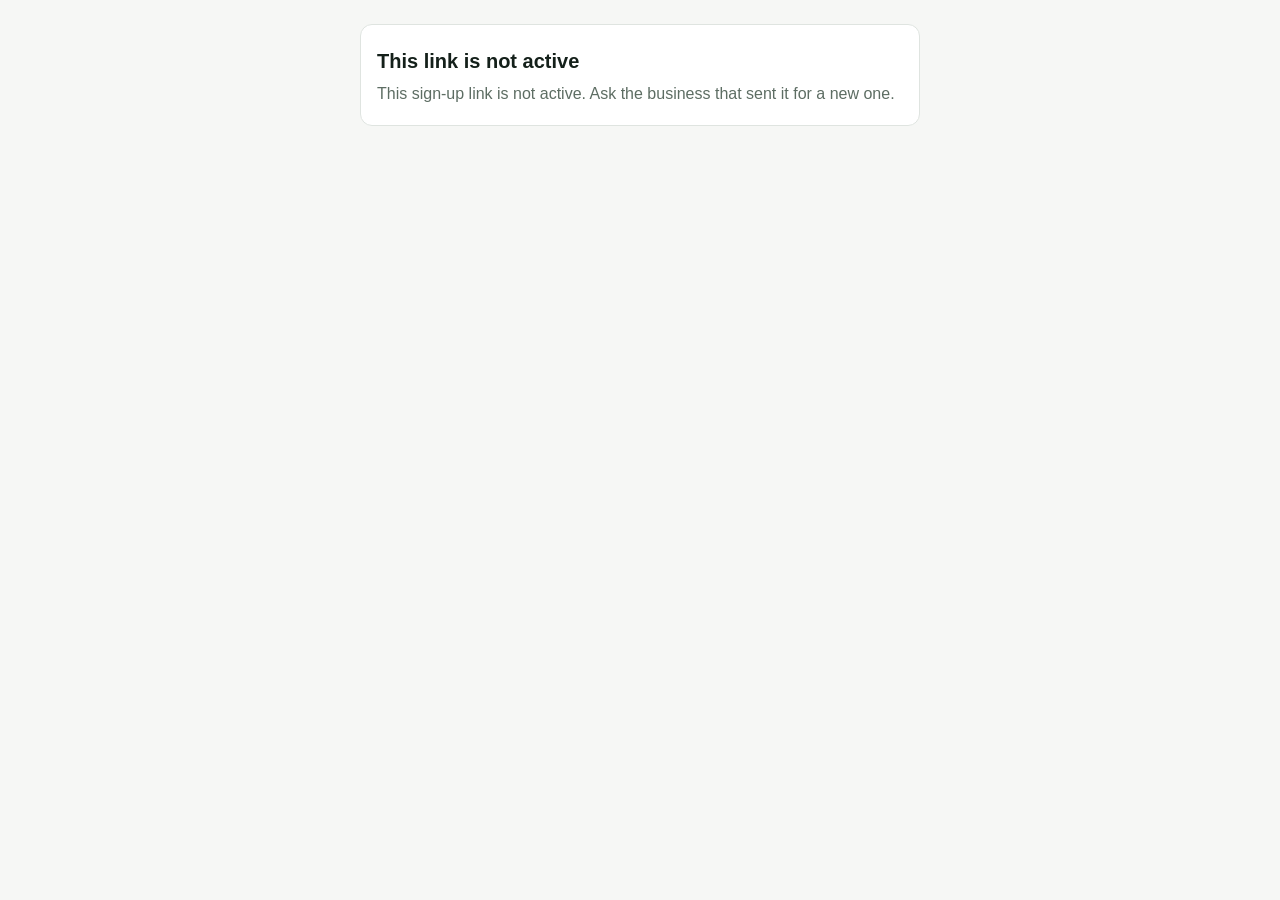
<file: join.html>
<!DOCTYPE html>
<html lang="en-AU">
<head>
<meta charset="UTF-8" />
<!-- Only Scope's own files may run, and the page may only talk to Scope's
     database and the map/weather services it uses (audit, 28 Nov 2026). -->
<meta http-equiv="Content-Security-Policy" content="default-src 'self'; object-src 'none'; base-uri 'self'; form-action 'self'; style-src 'self' 'unsafe-inline'; font-src 'self' data:; media-src 'self' blob: data:; worker-src 'self' blob:; frame-src 'self' blob: data:; manifest-src 'self'; script-src 'self' 'unsafe-inline'; img-src 'self' data: blob: https://*.supabase.co; connect-src 'self' https://*.supabase.co wss://*.supabase.co" />
<meta name="viewport" content="width=device-width, initial-scale=1, viewport-fit=cover" />
<title>Subcontractor sign-up</title>
<!--
  Where a subcontractor signs up to work under a host business. Standalone on
  purpose, like portal.html: it is NOT the app. It loads no database client
  and holds no credentials. It takes the token out of its own URL, asks the
  subcontractor-join Edge Function which business that link belongs to and
  what its agreement says, and sends back one application.

  What an application makes is a login that can see nothing, and a row marked
  PENDING. The business approves it from inside Scope before anything opens.

  The rules for a complete application are the same file the server uses
  (supabase/functions/_shared/subcontractor.js), so the page and the server
  cannot disagree about what is required. That file sits in a folder whose
  name starts with an underscore, which GitHub Pages leaves out of the site
  unless a file named .nojekyll is at the top. v166 went live without one and
  this page sat on "Checking your link…" for ever: keep .nojekyll.

  noindex and no-referrer because the URL carries the business's link.
-->
<meta name="robots" content="noindex, nofollow" />
<meta name="referrer" content="no-referrer" />
<style>
  :root {
    --bg: #f6f7f5; --card: #fff; --ink: #14201a; --dim: #5d6d63;
    --line: #dfe4e0; --accent: #0a6b37; --accent-ink: #fff; --bad: #a12b1f; --bad-bg: #fdf1ef;
    color-scheme: light;
  }
  * { box-sizing: border-box; }
  body {
    margin: 0; padding: 24px 16px 64px; background: var(--bg); color: var(--ink);
    font-family: -apple-system, "Segoe UI", Roboto, Helvetica, Arial, sans-serif;
    line-height: 1.55; -webkit-text-size-adjust: 100%;
  }
  .wrap { max-width: 560px; margin: 0 auto; }
  .hidden { display: none !important; }
  .logo { display: block; max-height: 64px; max-width: 220px; margin: 0 0 12px; }
  .biz { font-size: .78rem; letter-spacing: .14em; text-transform: uppercase; color: var(--dim); margin: 0; }
  h1 { font-size: 1.5rem; margin: 6px 0 8px; line-height: 1.25; }
  h2 { font-size: 1.05rem; margin: 0 0 4px; }
  p { margin: 0 0 12px; }
  .lead { color: var(--dim); }
  .card { background: var(--card); border: 1px solid var(--line); border-radius: 12px; padding: 18px 16px; margin: 0 0 14px; }
  .steps { margin: 0; padding: 0 0 0 20px; color: var(--dim); }
  .steps li { margin: 0 0 4px; }
  label { display: block; font-weight: 600; font-size: .93rem; margin: 14px 0 4px; }
  label .opt { font-weight: 400; color: var(--dim); }
  .help { font-size: .86rem; color: var(--dim); margin: 2px 0 0; }
  input[type="text"], input[type="tel"], input[type="email"], input[type="password"], input[type="date"] {
    width: 100%; font: inherit; font-size: 16px; padding: 12px; min-height: 48px;
    border: 1px solid #b9c2bc; border-radius: 8px; background: #fff; color: var(--ink);
  }
  input:focus-visible, button:focus-visible, .agreement:focus-visible { outline: 3px solid #7fc79f; outline-offset: 1px; }
  input.bad { border-color: var(--bad); background: var(--bad-bg); }
  .err { color: var(--bad); font-size: .88rem; margin: 4px 0 0; }
  .two { display: grid; grid-template-columns: 1fr 1fr; gap: 12px; }
  @media (max-width: 420px) { .two { grid-template-columns: 1fr; gap: 0; } }
  .pw-row { display: flex; gap: 8px; }
  .pw-row input { flex: 1; }
  .pw-row button { flex: none; }
  .agreement {
    white-space: pre-wrap; overflow-wrap: anywhere; max-height: 320px; overflow: auto;
    border: 1px solid var(--line); border-radius: 8px; padding: 12px; background: #fbfcfb;
    font-size: .93rem; margin: 8px 0 0;
  }
  .tick { display: flex; gap: 10px; align-items: flex-start; font-weight: 400; margin: 14px 0 0; }
  .tick input { width: 24px; height: 24px; margin: 1px 0 0; flex: none; }
  button {
    font: inherit; font-size: 1rem; font-weight: 600; min-height: 48px; padding: 12px 16px;
    border-radius: 8px; border: 1px solid #b9c2bc; background: #fff; color: var(--ink); cursor: pointer;
  }
  button.primary { width: 100%; background: var(--accent); border-color: var(--accent); color: var(--accent-ink); margin-top: 6px; }
  button:disabled { opacity: .6; cursor: default; }
  .summary { border: 1px solid var(--bad); background: var(--bad-bg); color: var(--bad); border-radius: 8px; padding: 12px; margin: 0 0 14px; }
  .small { font-size: .84rem; color: var(--dim); }
  a.button {
    display: block; text-align: center; text-decoration: none; font-weight: 600; min-height: 48px; padding: 12px 16px;
    border-radius: 8px; background: var(--accent); color: var(--accent-ink);
  }
</style>
</head>
<body>
<main class="wrap">

  <p id="demo-note" class="summary hidden" style="color:var(--ink);border-color:var(--line);background:#fff8e1">Demo: this is a sample of the page a subcontractor opens from a business's link. The business and the agreement are made up, and nothing you type is sent or saved.</p>

  <!-- While the link is being checked. -->
  <section id="state-loading" class="card" aria-live="polite">
    <p class="lead" style="margin:0">Checking your link…</p>
  </section>

  <!-- A link that is switched off, replaced or mistyped. -->
  <section id="state-refused" class="card hidden" role="alert">
    <h1 style="font-size:1.25rem">This link is not active</h1>
    <p id="refused-text" class="lead" style="margin:0"></p>
  </section>

  <!-- This page's own code could not load (a blocked or missing file). -->
  <section id="state-broken" class="card hidden" role="alert">
    <h1 style="font-size:1.25rem">This page did not load</h1>
    <p class="lead" style="margin:0">Check your connection and open the link again. If it keeps happening, tell the business that sent you the link.</p>
  </section>

  <!-- The form. -->
  <section id="state-form" class="hidden">
    <img id="biz-logo" class="logo hidden" alt="" />
    <p class="biz" id="biz-kicker"></p>
    <h1 id="title"></h1>
    <p class="lead" id="lead"></p>

    <div class="card">
      <h2>What happens</h2>
      <ol class="steps">
        <li>You fill in your details and accept the agreement below.</li>
        <li id="step-approve"></li>
        <li id="step-work"></li>
      </ol>
    </div>

    <div id="summary" class="summary hidden" role="alert" tabindex="-1"></div>

    <form id="form" novalidate>
      <div class="card">
        <h2>About you</h2>
        <label for="fullName">Your full name</label>
        <input id="fullName" name="fullName" type="text" autocomplete="name" maxlength="120" />
        <p class="help">This goes on every report you write, as the inspector.</p>
        <p class="err hidden" id="err-fullName"></p>

        <label for="businessName">Your business or trading name</label>
        <input id="businessName" name="businessName" type="text" autocomplete="organization" maxlength="160" />
        <p class="err hidden" id="err-businessName"></p>

        <label for="abn">ABN <span class="opt">(optional)</span></label>
        <input id="abn" name="abn" type="text" inputmode="numeric" autocomplete="off" maxlength="20" />
        <p class="err hidden" id="err-abn"></p>

        <label for="phone">Phone</label>
        <input id="phone" name="phone" type="tel" autocomplete="tel" maxlength="30" />
        <p class="err hidden" id="err-phone"></p>
      </div>

      <div class="card">
        <h2>Licence and insurance</h2>
        <label for="licenceNumber">Pest management licence number</label>
        <input id="licenceNumber" name="licenceNumber" type="text" autocomplete="off" maxlength="60" />
        <p class="help">Printed on your reports beside your name.</p>
        <p class="err hidden" id="err-licenceNumber"></p>

        <label for="licenceExpiry">Licence expires <span class="opt hidden" id="opt-licenceExpiry">(optional)</span></label>
        <input id="licenceExpiry" name="licenceExpiry" type="date" />
        <p class="err hidden" id="err-licenceExpiry"></p>

        <label for="insurer">Insurer <span class="opt hidden" id="opt-insurer">(optional)</span></label>
        <input id="insurer" name="insurer" type="text" autocomplete="off" maxlength="120" />
        <p class="err hidden" id="err-insurer"></p>

        <div class="two">
          <div>
            <label for="insurancePolicy">Policy number <span class="opt hidden" id="opt-insurancePolicy">(optional)</span></label>
            <input id="insurancePolicy" name="insurancePolicy" type="text" autocomplete="off" maxlength="80" />
            <p class="err hidden" id="err-insurancePolicy"></p>
          </div>
          <div>
            <label for="insuranceExpiry">Insurance expires <span class="opt hidden" id="opt-insuranceExpiry">(optional)</span></label>
            <input id="insuranceExpiry" name="insuranceExpiry" type="date" />
            <p class="err hidden" id="err-insuranceExpiry"></p>
          </div>
        </div>
      </div>

      <div class="card">
        <h2>Your sign-in</h2>
        <p class="help" id="signin-help"></p>
        <label for="email">Email address</label>
        <input id="email" name="email" type="email" autocomplete="username" autocapitalize="none" spellcheck="false" maxlength="200" />
        <p class="err hidden" id="err-email"></p>

        <label for="password">Choose a password</label>
        <div class="pw-row">
          <input id="password" name="password" type="password" autocomplete="new-password" maxlength="200" />
          <button type="button" id="pw-show" aria-pressed="false">Show</button>
        </div>
        <p class="help">At least 8 characters. Only you know it.</p>
        <p class="err hidden" id="err-password"></p>
      </div>

      <div class="card">
        <h2 id="agreement-title"></h2>
        <p class="help" id="agreement-help"></p>
        <div id="agreement" class="agreement" tabindex="0" role="document" aria-labelledby="agreement-title"></div>
        <label class="tick" for="agreed">
          <input id="agreed" name="agreed" type="checkbox" />
          <span id="agreed-text"></span>
        </label>
        <p class="err hidden" id="err-agreed"></p>
        <p class="err hidden" id="err-agreementVersion"></p>

        <label for="acceptedName">Type your full name to sign</label>
        <input id="acceptedName" name="acceptedName" type="text" autocomplete="off" maxlength="120" />
        <p class="err hidden" id="err-acceptedName"></p>
      </div>

      <button type="submit" class="primary" id="submit">Send my application</button>
      <p class="small" id="privacy" style="margin-top:12px"></p>
    </form>
  </section>

  <!-- After it has been sent. -->
  <section id="state-done" class="hidden">
    <img id="done-logo" class="logo hidden" alt="" />
    <div class="card" role="status">
      <h1 id="done-title" style="font-size:1.3rem"></h1>
      <p id="done-text"></p>
      <p id="done-next" class="lead"></p>
      <a class="button" href="index.html">Open Scope to sign in</a>
    </div>
    <p class="small">Keep the email address and password you chose. You will use them to sign in.</p>
  </section>

</main>

<script>
  // If this page's own code cannot load (a blocked or missing file), say so
  // instead of sitting on "Checking your link…" for ever. The code below
  // sets joinStarted as its first act. Until then, any loading error, or 15
  // seconds of nothing, shows "This page did not load". A slow start that
  // does arrive puts the page right again.
  window.joinStarted = false;
  window.joinBroken = function () {
    if (window.joinStarted) return;
    document.getElementById('state-loading').classList.add('hidden');
    document.getElementById('state-broken').classList.remove('hidden');
  };
  // Capturing, because a file that fails to load reports the error on its own
  // tag and that report does not travel up the page by itself.
  window.addEventListener('error', window.joinBroken, true);
  setTimeout(window.joinBroken, 15000);
</script>
<script src="supabase-config.js"></script>
<script type="module">
  import { checkApplication, validToken, LINK_REFUSAL } from './supabase/functions/_shared/subcontractor.js';

  const $ = (id) => document.getElementById(id);
  const show = (id) => $(id).classList.remove('hidden');
  const hide = (id) => $(id).classList.add('hidden');

  // This code has loaded: stand the "did not load" message down.
  window.joinStarted = true;
  hide('state-broken');
  show('state-loading');
  const FIELDS = ['fullName', 'businessName', 'abn', 'phone', 'licenceNumber', 'licenceExpiry',
    'insurer', 'insurancePolicy', 'insuranceExpiry', 'email', 'password', 'acceptedName'];
  // Errors that belong to no text box.
  const LOOSE = ['agreed', 'agreementVersion'];

  const token = (new URLSearchParams(location.search).get('t') || '').trim().toLowerCase();
  const endpoint = `${window.SUPABASE_URL || ''}/functions/v1/subcontractor-join`;
  let settings = { agreementVersion: 0, requireInsurance: true, requireLicenceExpiry: true };
  let businessName = '';

  function refuse(text) {
    hide('state-loading'); hide('state-form');
    $('refused-text').textContent = text || LINK_REFUSAL;
    show('state-refused');
  }

  // A sample of this page, opened from the demo (&demo=1): a made-up business
  // and agreement, and nothing is sent anywhere.
  const DEMO = new URLSearchParams(location.search).get('demo') === '1';
  const DEMO_INVITE = {
    ok: true,
    business: { name: 'Sample Pest Co', logoDataUrl: '' },
    agreement: {
      version: 1,
      text: 'SAMPLE ONLY. This is where the business\'s own agreement appears.\n\n'
        + '1. The work. You carry out the jobs we assign to you, to the Australian Standards that apply, and record them in Scope.\n\n'
        + '2. Licences and insurance. You hold a current pest management licence and public liability insurance, and tell us before either lapses.\n\n'
        + '3. Our clients. Clients you meet through us are ours. You contact them only about the job you were given.\n\n'
        + '4. Ending it. Either of us can end this arrangement at any time.',
    },
    requires: { insurance: true, licenceExpiry: true },
  };

  async function call(body) {
    if (DEMO) {
      return { status: 200, data: body.action === 'invite' ? DEMO_INVITE : { ok: true, business: { name: 'Sample Pest Co' } } };
    }
    const res = await fetch(endpoint, {
      method: 'POST',
      headers: { 'Content-Type': 'application/json' },
      body: JSON.stringify(body),
    });
    let data = null;
    try { data = await res.json(); } catch (e) { data = null; }
    return { status: res.status, data: data || {} };
  }

  function setLogo(id, url) {
    // A raster image data URL only: the same rule the app uses for stored images.
    if (/^data:image\/(?:png|jpeg|webp);base64,[A-Za-z0-9+/=]+$/.test(url || '')) {
      $(id).src = url;
      show(id);
    }
  }

  function showErrors(errors) {
    const keys = Object.keys(errors || {});
    for (const f of FIELDS.concat(LOOSE)) {
      const box = $(`err-${f}`);
      const input = $(f);
      const msg = errors && errors[f];
      if (box) { box.textContent = msg || ''; box.classList.toggle('hidden', !msg); }
      if (input && input.type !== 'checkbox') {
        input.classList.toggle('bad', !!msg);
        if (msg) { input.setAttribute('aria-invalid', 'true'); input.setAttribute('aria-describedby', `err-${f}`); }
        else { input.removeAttribute('aria-invalid'); input.removeAttribute('aria-describedby'); }
      }
    }
    const summary = $('summary');
    if (!keys.length) { hide('summary'); return; }
    summary.textContent = keys.length === 1
      ? 'One thing needs fixing before this can be sent. It is marked below.'
      : `${keys.length} things need fixing before this can be sent. They are marked below.`;
    show('summary');
    const first = FIELDS.concat(['agreed']).find((f) => errors[f]);
    const target = first ? $(first) : summary;
    target.scrollIntoView({ block: 'center', behavior: 'smooth' });
    try { target.focus({ preventScroll: true }); } catch (e) { /* older browsers */ }
  }

  function readForm() {
    const v = {};
    for (const f of FIELDS) v[f] = $(f).value;
    v.agreed = $('agreed').checked;
    v.agreementVersion = settings.agreementVersion;
    return v;
  }

  async function start() {
    if (DEMO) show('demo-note');
    // No server address means supabase-config.js did not load: that is this
    // page failing, not the link being switched off.
    if (!DEMO && !window.SUPABASE_URL) { hide('state-loading'); show('state-broken'); return; }
    if (!DEMO && !validToken(token)) { refuse(); return; }
    let reply;
    try {
      reply = await call({ action: 'invite', token });
    } catch (e) {
      refuse('Could not reach the server. Check your connection and open the link again.');
      return;
    }
    if (reply.status !== 200 || !reply.data.ok) {
      refuse(reply.status >= 500 ? 'Something went wrong on our side. Try the link again shortly.' : (reply.data.message || LINK_REFUSAL));
      return;
    }
    const d = reply.data;
    businessName = (d.business && d.business.name) || 'this business';
    settings = {
      agreementVersion: d.agreement.version,
      requireInsurance: !!(d.requires && d.requires.insurance),
      requireLicenceExpiry: !!(d.requires && d.requires.licenceExpiry),
    };
    document.title = `Work with ${businessName}`;
    setLogo('biz-logo', d.business && d.business.logoDataUrl);
    setLogo('done-logo', d.business && d.business.logoDataUrl);
    $('biz-kicker').textContent = businessName;
    $('title').textContent = `Sign up to work with ${businessName}`;
    $('lead').textContent = `${businessName} uses Scope for its inspection and treatment reports. As a subcontractor you fill in the reports for the jobs they give you, under their name.`;
    $('step-approve').textContent = `${businessName} checks your details and approves you. Until then you cannot see anything.`;
    $('step-work').textContent = `You sign in to Scope and see only the jobs ${businessName} gives you. Your reports go to them to review and send to the client.`;
    $('signin-help').textContent = `You will sign in to Scope with these. ${businessName} sees your email address, never your password.`;
    $('agreement-title').textContent = `${businessName}'s subcontractor agreement`;
    $('agreement-help').textContent = `This agreement is between you and ${businessName}. Read it through before you accept. A copy of exactly what you accept is kept with the date and the name you sign with.`;
    $('agreement').textContent = d.agreement.text;
    $('agreed-text').textContent = `I have read this agreement and I accept it.`;
    $('privacy').textContent = `Your details go to ${businessName} and are stored in Scope so they can manage who works for them.`;
    if (!settings.requireLicenceExpiry) show('opt-licenceExpiry');
    if (!settings.requireInsurance) { show('opt-insurer'); show('opt-insurancePolicy'); show('opt-insuranceExpiry'); }
    hide('state-loading');
    show('state-form');
  }

  $('pw-show').addEventListener('click', () => {
    const input = $('password');
    const showing = input.type === 'text';
    input.type = showing ? 'password' : 'text';
    $('pw-show').textContent = showing ? 'Show' : 'Hide';
    $('pw-show').setAttribute('aria-pressed', showing ? 'false' : 'true');
  });

  let sending = false;
  $('form').addEventListener('submit', async (event) => {
    event.preventDefault();
    if (sending) return;
    const check = checkApplication(readForm(), settings, Date.now());
    showErrors(check.errors);
    if (!check.ok) return;

    sending = true;
    const btn = $('submit');
    btn.disabled = true;
    btn.textContent = 'Sending…';
    try {
      const reply = await call({ action: 'apply', token, application: readForm() });
      if (reply.status === 200 && reply.data.ok) {
        hide('state-form');
        $('done-title').textContent = `Sent to ${businessName}`;
        $('done-text').textContent = `Your details and the agreement you signed have gone to ${businessName}. They need to approve you before you can start.`;
        $('done-next').textContent = `Once they do, sign in to Scope and the jobs they give you will be there. You can sign in now to see whether you have been approved yet.`;
        show('state-done');
        window.scrollTo(0, 0);
        return;
      }
      if (reply.status === 400 && reply.data.errors) { showErrors(reply.data.errors); return; }
      if (reply.status === 404) { refuse(reply.data.message); return; }
      const summary = $('summary');
      summary.textContent = reply.data.message || 'That did not go through. Nothing was saved. Try again shortly.';
      show('summary');
      summary.scrollIntoView({ block: 'center', behavior: 'smooth' });
      try { summary.focus({ preventScroll: true }); } catch (e) { /* older browsers */ }
    } catch (e) {
      const summary = $('summary');
      summary.textContent = 'Could not reach the server, so nothing was sent. Check your connection and try again.';
      show('summary');
      summary.scrollIntoView({ block: 'center', behavior: 'smooth' });
    } finally {
      sending = false;
      btn.disabled = false;
      btn.textContent = 'Send my application';
    }
  });

  start();
</script>
</body>
</html>
</file>
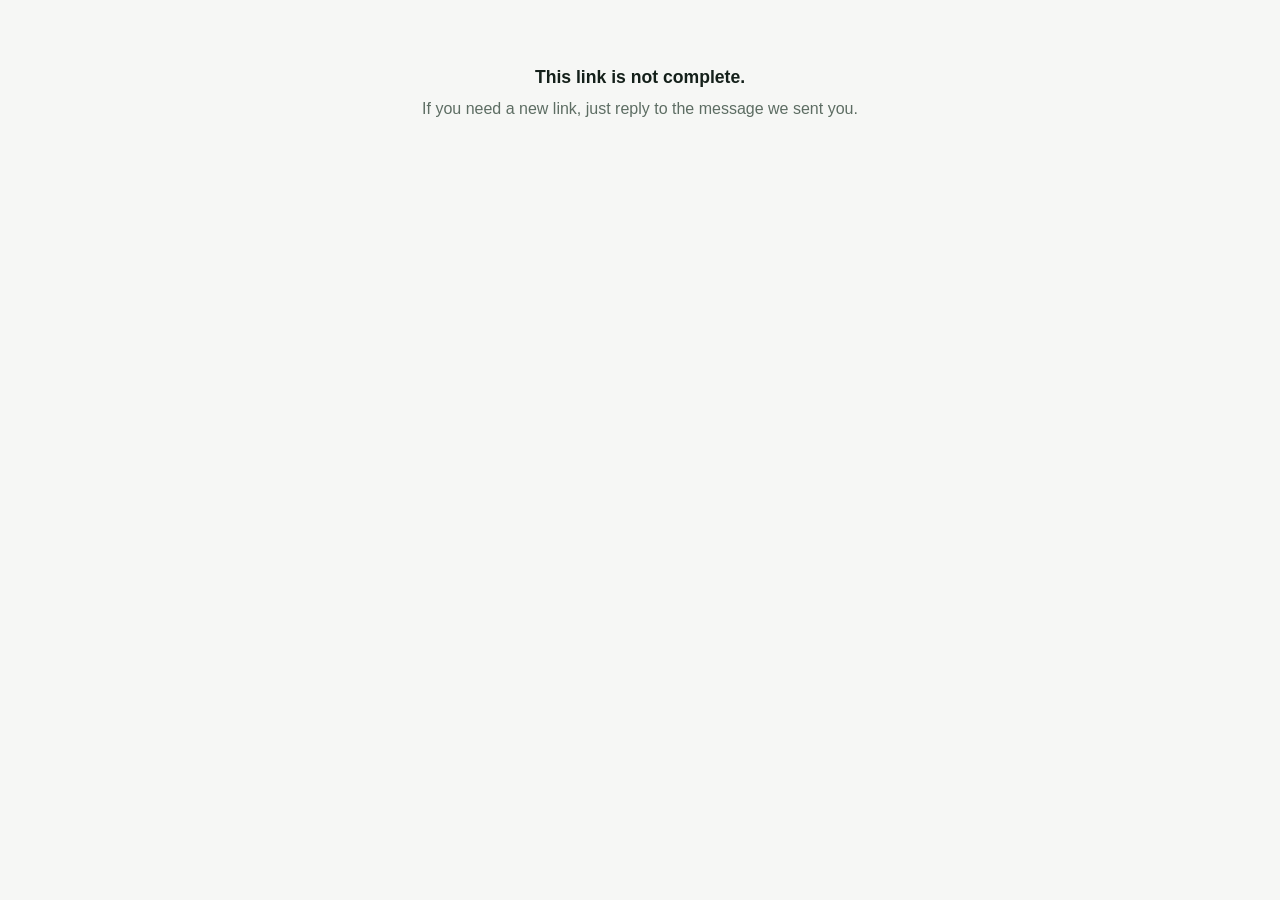
<file: portal.html>
<!DOCTYPE html>
<html lang="en-AU">
<head>
<meta charset="UTF-8" />
<!-- Only Scope's own files may run, and the page may only talk to Scope's
     database and the map/weather services it uses (audit, 28 Nov 2026). -->
<meta http-equiv="Content-Security-Policy" content="default-src 'self'; object-src 'none'; base-uri 'self'; form-action 'self'; style-src 'self' 'unsafe-inline'; font-src 'self' data:; media-src 'self' blob: data:; worker-src 'self' blob:; frame-src 'self' blob: data:; manifest-src 'self'; script-src 'self' 'unsafe-inline'; img-src 'self' data: blob: https://*.supabase.co; connect-src 'self' https://*.supabase.co wss://*.supabase.co" />
<meta name="viewport" content="width=device-width, initial-scale=1, viewport-fit=cover" />
<title>Your inspection report</title>
<!--
  The client's page. Standalone on purpose: it is NOT the app.

  It loads none of Scope's code, has no database client, and holds no
  credentials. All it can do is take the token out of its own URL, ask the
  client-portal Edge Function what that token is allowed to see, and render
  the fixed shape that comes back. Everything it knows about the client is
  what the function chose to tell it.

  It is also deliberately a light page. A homeowner opening a link about
  termites in their house is not the audience for an instrument panel.

  noindex because these URLs carry a credential, and a search engine that
  finds one has published it.
-->
<meta name="robots" content="noindex, nofollow" />
<!-- The token lives in the query string, so a referrer header would hand it
     to whatever the client clicks next. -->
<meta name="referrer" content="no-referrer" />
<style>
  :root {
    --bg: #f6f7f5; --card: #fff; --ink: #14201a; --dim: #5d6d63;
    --line: #dfe4e0; --accent: #0a6b37; --warn: #8a5000;
    color-scheme: light;
  }
  * { box-sizing: border-box; }
  body {
    margin: 0; padding: 24px 16px 48px; background: var(--bg); color: var(--ink);
    font-family: -apple-system, "Segoe UI", Roboto, Helvetica, Arial, sans-serif;
    line-height: 1.55;
  }
  .wrap { max-width: 560px; margin: 0 auto; }
  .biz { font-size: .78rem; letter-spacing: .14em; text-transform: uppercase; color: var(--dim); }
  h1 { font-size: 1.5rem; margin: 6px 0 4px; line-height: 1.25; }
  .addr { color: var(--dim); margin: 0 0 22px; }
  .card {
    background: var(--card); border: 1px solid var(--line); border-radius: 10px;
    padding: 16px; margin-bottom: 12px;
  }
  .card h2 { font-size: .74rem; letter-spacing: .1em; text-transform: uppercase; color: var(--dim); margin: 0 0 10px; }
  .row { display: flex; justify-content: space-between; gap: 12px; padding: 5px 0; }
  .row dt { color: var(--dim); margin: 0; }
  .row dd { margin: 0; text-align: right; font-variant-numeric: tabular-nums; }
  dl { margin: 0; }
  .btn {
    display: block; width: 100%; padding: 14px; border: 0; border-radius: 8px;
    background: var(--accent); color: #fff; font-size: 1rem; font-weight: 600;
    text-align: center; text-decoration: none; cursor: pointer;
  }
  .note { font-size: .8rem; color: var(--dim); margin: 10px 0 0; }
  .term-h { font-size: .88rem; margin: 14px 0 2px; }
  .term { font-size: .86rem; line-height: 1.5; margin: 0; }
  .term-small { font-size: .72rem; line-height: 1.4; color: #666; margin-top: 12px; }
  .paid { color: var(--accent); font-weight: 600; }
  .unpaid { color: var(--warn); font-weight: 600; }
  .msg { text-align: center; padding: 40px 16px; color: var(--dim); }
  .msg strong { display: block; color: var(--ink); font-size: 1.1rem; margin-bottom: 6px; }
  .contact { text-align: center; font-size: .86rem; color: var(--dim); margin-top: 24px; }
  .contact a { color: var(--accent); }
  .btn[disabled] { opacity: .55; cursor: default; }
  .btn-quiet {
    background: transparent; color: var(--dim); border: 1px solid var(--line);
    font-weight: 500; padding: 9px; font-size: .86rem;
  }
  /* The quote, laid out as a list of what is being agreed to rather than as a
     paragraph. Somebody signing should be able to see the whole of it at a
     glance without reading prose. */
  .terms { margin: 0 0 14px; }
  .terms dt { color: var(--dim); font-size: .82rem; }
  .terms dd { margin: 0 0 9px; }
  .amount { font-size: 1.6rem; font-weight: 700; letter-spacing: -.01em; }
  .valid { color: var(--warn); font-size: .84rem; }
  ul.cond { margin: 4px 0 0; padding-left: 20px; font-size: .88rem; }
  ul.cond li { margin-bottom: 3px; }
  label.f { display: block; font-size: .82rem; color: var(--dim); margin: 14px 0 5px; }
  input.t {
    width: 100%; padding: 12px; font-size: 1rem; font-family: inherit;
    border: 1px solid var(--line); border-radius: 8px; background: #fff; color: var(--ink);
  }
  /* touch-action: none, or a finger drawing a signature scrolls the page
     underneath it instead and the client cannot sign at all on a phone. */
  canvas.sig {
    width: 100%; height: 150px; border: 1px solid var(--line); border-radius: 8px;
    background: #fff; display: block; touch-action: none; cursor: crosshair;
  }
  .sigrow { display: flex; justify-content: flex-end; margin: 6px 0 2px; }
  .sigrow button {
    background: none; border: 0; color: var(--dim); font: inherit; font-size: .84rem;
    text-decoration: underline; cursor: pointer; padding: 2px 0;
  }
  .accepted {
    border-left: 3px solid var(--accent); padding-left: 12px; margin: 2px 0 0;
  }
  .accepted strong { display: block; }
  .err { color: #a4262c; font-size: .86rem; margin: 10px 0 0; }
  /* The assistant. Plain bubbles, the client's on the right. */
  .chat-log { display: flex; flex-direction: column; gap: 8px; max-height: 360px; overflow-y: auto; margin: 12px 0 4px; }
  .chat-log[hidden] { display: none; }
  .bubble { max-width: 85%; padding: 9px 12px; border-radius: 12px; font-size: .92rem; white-space: pre-wrap; overflow-wrap: anywhere; }
  .bubble.me { align-self: flex-end; background: var(--accent); color: #fff; border-bottom-right-radius: 4px; }
  .bubble.them { align-self: flex-start; background: #eef1ee; color: var(--ink); border-bottom-left-radius: 4px; }
  .bubble.typing { color: var(--dim); }
  .chat-logged { align-self: flex-start; margin: -2px 0 0; font-size: .8rem; color: var(--accent); font-weight: 600; }
  textarea.chat-in {
    width: 100%; padding: 12px; font-size: 1rem; font-family: inherit; line-height: 1.4;
    border: 1px solid var(--line); border-radius: 8px; background: #fff; color: var(--ink);
    resize: vertical; min-height: 72px;
  }
</style>
</head>
<body>
<div class="wrap" id="wrap">
  <p class="msg">Loading…</p>
</div>

<!-- Loaded first, because the script below needs the endpoint it sets. Kept
     out of this file so the page itself carries no project-specific URL. -->
<script src="portal-config.js"></script>
<script>
(() => {
  'use strict';

  const wrap = document.getElementById('wrap');
  const esc = (s) => String(s == null ? '' : s)
    .replace(/&/g, '&amp;').replace(/</g, '&lt;').replace(/>/g, '&gt;')
    .replace(/"/g, '&quot;').replace(/'/g, '&#39;');

  const money = (cents) => '$' + ((cents || 0) / 100).toLocaleString('en-AU', {
    minimumFractionDigits: 2, maximumFractionDigits: 2,
  });

  const fmtDate = (value) => {
    if (!value) return '';
    const d = typeof value === 'number' ? new Date(value) : new Date(String(value) + 'T00:00:00');
    if (Number.isNaN(d.getTime())) return '';
    return d.toLocaleDateString('en-AU', { day: 'numeric', month: 'long', year: 'numeric' });
  };

  const SERVICE = {
    termite: 'Timber pest inspection',
    pest_treatment: 'Pest treatment',
  };

  function fail(message) {
    wrap.innerHTML = `<div class="msg"><strong>${esc(message)}</strong>
      If you need a new link, just reply to the message we sent you.</div>`;
  }

  async function load() {
    // The token never leaves this page except in the request below, and the
    // page carries no-referrer so it is not handed on to anywhere the client
    // clicks next.
    const token = new URLSearchParams(location.search).get('t') || '';
    if (!/^[a-f0-9]{64}$/i.test(token)) return fail('This link is not complete.');

    const base = window.PORTAL_ENDPOINT;
    if (!base) return fail('This page is not set up yet.');

    let data;
    try {
      const res = await fetch(`${base}?t=${encodeURIComponent(token)}`, { headers: { accept: 'application/json' } });
      data = await res.json().catch(() => null);
      if (!res.ok) {
        // Only OUR message is shown. A failure from the platform underneath —
        // a function that is not deployed answers "Requested function was not
        // found" — is nothing a homeowner can act on and nothing they should
        // be reading about somebody else's infrastructure.
        const ours = data && (data.error === 'not-available' || data.error === 'unavailable');
        return fail(ours ? data.message : 'This link is no longer available.');
      }
      if (!data || !data.business) return fail('This link is no longer available.');
    } catch (e) {
      return fail('Could not load your report. Check your connection and try again.');
    }

    render(data, token);
  }

  // -------------------------------------------------------------------------
  // Accepting a quote.
  //
  // Only ever shown when the server says this link was issued asking for it.
  // The page does not decide that for itself, and there is no state here that
  // makes the button appear — the absence of d.acceptance is the absence of
  // the card.
  // -------------------------------------------------------------------------

  const fmtWhen = (ts) => {
    if (!ts) return '';
    const d = new Date(ts);
    if (Number.isNaN(d.getTime())) return '';
    return d.toLocaleDateString('en-AU', { day: 'numeric', month: 'long', year: 'numeric' });
  };

  function acceptedCard(accepted) {
    return `<div class="card"><h2>Accepted</h2>
      <p class="accepted"><strong>${esc(accepted.name)}</strong>
      accepted this on ${esc(fmtWhen(accepted.at))}.</p>
      <p class="note">We have it. There is nothing else you need to do — we will be in touch
      to book the work in.</p></div>`;
  }

  function quoteTerms(q) {
    if (!q) {
      return `<p class="note">The plan, the price and the warranty are all in the report above.
        Please read it before you accept.</p>`;
    }
    const rows = [];
    rows.push(`<dt>Price</dt><dd class="amount">${esc(q.amount)}</dd>`);
    if (q.validUntil) rows.push(`<dt>This price holds until</dt><dd class="valid">${esc(fmtDate(q.validUntil))}</dd>`);
    if (q.method.length) rows.push(`<dt>What we will do</dt><dd>${esc(q.method.join(', '))}</dd>`);
    if (q.extent) rows.push(`<dt>How much of the property</dt><dd>${esc(q.extent)}</dd>`);
    if (q.duration) rows.push(`<dt>Time on site</dt><dd>${esc(q.duration)}</dd>`);
    if (q.warrantyPeriod) rows.push(`<dt>Warranty</dt><dd>${esc(q.warrantyPeriod)}</dd>`);
    if (q.warrantyConditions.length) {
      rows.push(`<dt>To keep the warranty you must</dt><dd><ul class="cond">${
        q.warrantyConditions.map((c) => `<li>${esc(c)}</li>`).join('')}</ul></dd>`);
    }
    if (q.reinspection) rows.push(`<dt>Inspection needed every</dt><dd>${esc(q.reinspection)}</dd>`);
    return `<dl class="terms">${rows.join('')}</dl>
      <p class="note">The full terms are in the report above.</p>`;
  }

  function acceptanceCard(a) {
    if (a.accepted) return acceptedCard(a.accepted);

    // The technician already got a signature on the day. Saying so is kinder
    // than silently showing nothing, and two signatures on one quote is
    // exactly the confusion worth avoiding.
    if (a.signedOnSite) {
      return `<div class="card"><h2>Accepted</h2>
        <p class="note">This was already signed in person, so there is nothing more to do here.</p></div>`;
    }
    if (!a.ready) {
      return `<div class="card"><h2>Your quote</h2>
        <p class="note">Your quote is still being finished. We will let you know the moment it is ready.</p></div>`;
    }
    return `<div class="card" id="accept-card">
      <h2>Accept this quote</h2>
      ${quoteTerms(a.quote)}
      <label class="f" for="acc-name">Your full name</label>
      <input class="t" id="acc-name" type="text" autocomplete="name"
             enterkeyhint="done" placeholder="First and last name" />
      <label class="f" for="acc-sig">Sign below with your finger or your mouse</label>
      <canvas class="sig" id="acc-sig" width="320" height="130"
              aria-label="Signature box"></canvas>
      <div class="sigrow"><button type="button" id="acc-clear">Start the signature again</button></div>
      <button class="btn" id="acc-go" style="margin-top:12px">I accept this quote</button>
      <p class="note">When you tap that, we save your name, your signature, the date and time,
        and basic details about the device you used. That is what makes this count as
        your signature, the same as signing on paper.</p>
      <p class="err" id="acc-err" hidden></p>
    </div>`;
  }

  // Drawing. Deliberately the same 320x130 canvas the app's own signature pad
  // uses, so what comes out of here is the same shape and size as a signature
  // taken on the tablet and can go onto the document unchanged.
  function wireSignature(canvas) {
    const ctx = canvas.getContext('2d');
    ctx.fillStyle = '#fff';
    ctx.fillRect(0, 0, canvas.width, canvas.height);
    ctx.strokeStyle = '#1a1a1a';
    ctx.lineWidth = 2;
    ctx.lineJoin = 'round';
    ctx.lineCap = 'round';

    // A signature is a line, not a tap (v157): a single touch drew nothing and
    // still counted, sending a blank white box as the client's signature.
    const MIN_INK = 12;
    let drawn = false;
    let drawing = false;
    let last = null;
    let ink = 0;

    // The canvas is 320 wide in its own coordinates but stretched to the width
    // of the card, so every pointer position has to be scaled or the line
    // lands away from the finger.
    function pos(e) {
      const r = canvas.getBoundingClientRect();
      const p = e.touches ? e.touches[0] : e;
      return {
        x: (p.clientX - r.left) * (canvas.width / r.width),
        y: (p.clientY - r.top) * (canvas.height / r.height),
      };
    }
    const start = (e) => { drawing = true; ink = 0; const p = pos(e); last = p; ctx.beginPath(); ctx.moveTo(p.x, p.y); e.preventDefault(); };
    const move = (e) => {
      if (!drawing) return;
      const p = pos(e);
      ctx.lineTo(p.x, p.y);
      ctx.stroke();
      ink += Math.hypot(p.x - last.x, p.y - last.y);
      last = p;
      if (ink >= MIN_INK) drawn = true;
      e.preventDefault();
    };
    const end = () => { drawing = false; };

    canvas.addEventListener('mousedown', start);
    canvas.addEventListener('mousemove', move);
    window.addEventListener('mouseup', end);
    canvas.addEventListener('touchstart', start, { passive: false });
    canvas.addEventListener('touchmove', move, { passive: false });
    canvas.addEventListener('touchend', end);

    return {
      value: () => (drawn ? canvas.toDataURL('image/png') : ''),
      clear: () => {
        ctx.fillStyle = '#fff';
        ctx.fillRect(0, 0, canvas.width, canvas.height);
        drawn = false;
      },
    };
  }

  function wireAcceptance(token) {
    const card = document.getElementById('accept-card');
    if (!card) return;
    const nameEl = document.getElementById('acc-name');
    const errEl = document.getElementById('acc-err');
    const goBtn = document.getElementById('acc-go');
    const pad = wireSignature(document.getElementById('acc-sig'));
    document.getElementById('acc-clear').addEventListener('click', pad.clear);

    const fail = (m) => { errEl.textContent = m; errEl.hidden = false; };

    goBtn.addEventListener('click', async () => {
      errEl.hidden = true;
      const name = (nameEl.value || '').trim();
      // Checked here so the obvious mistakes never leave the phone, and again
      // on the server because this check is the client's and can be skipped.
      if (name.length < 2) { fail('Please type your full name first.'); nameEl.focus(); return; }
      const signature = pad.value();
      if (!signature) { fail('Please sign in the box first.'); return; }

      goBtn.disabled = true;
      goBtn.textContent = 'Sending…';
      let data = null;
      let res = null;
      try {
        res = await fetch(`${window.PORTAL_ENDPOINT}?t=${encodeURIComponent(token)}`, {
          method: 'POST',
          headers: { 'content-type': 'application/json', accept: 'application/json' },
          body: JSON.stringify({ action: 'accept', name, signature }),
        });
        data = await res.json().catch(() => null);
      } catch (e) {
        goBtn.disabled = false;
        goBtn.textContent = 'I accept this quote';
        fail('Could not send that. Check your connection and try again.');
        return;
      }

      // Somebody already accepted — a second tap, or a second tab. Showing the
      // acceptance is the truth and stops them trying again.
      if (data && data.error === 'already-accepted' && data.accepted) {
        card.outerHTML = acceptedCard(data.accepted);
        return;
      }
      if (!res.ok || !data || !data.accepted) {
        goBtn.disabled = false;
        goBtn.textContent = 'I accept this quote';
        fail((data && data.message) || 'Could not send that. Please try again, or give us a call.');
        return;
      }
      card.outerHTML = acceptedCard(data.accepted);
    });
  }

  // -------------------------------------------------------------------------
  // The inspection agreement, signed before the visit (migration 034).
  //
  // Only when the server sends one. The wording comes from the server too
  // (supabase/functions/_shared/agreement.js), so what is shown here is what
  // is recorded as having been shown.
  // -------------------------------------------------------------------------

  function agreedCard(accepted) {
    return `<div class="card"><h2>Inspection agreement</h2>
      <p class="accepted"><strong>${esc(accepted.name)}</strong>
      signed this on ${esc(fmtWhen(accepted.at))}.</p>
      <p class="note">Thank you. There is nothing else you need to do before we arrive.</p></div>`;
  }

  function agreementCard(a) {
    if (a.accepted) return agreedCard(a.accepted);
    if (a.signedOnSite) {
      return `<div class="card"><h2>Inspection agreement</h2>
        <p class="note">This was already signed in person, so there is nothing more to do here.</p></div>`;
    }
    const when = a.scheduledAt ? `<p class="note">Booked for ${esc(fmtWhen(a.scheduledAt))}${a.address ? `, at ${esc(a.address)}` : ''}.</p>` : '';
    const terms = (a.terms || []).map((t) => (t.small
      ? `<p class="term term-small"><strong>${esc(t.heading)}.</strong> ${esc(t.text)}</p>`
      : `<h3 class="term-h">${esc(t.heading)}</h3><p class="term">${esc(t.text)}</p>`)).join('');
    const limits = a.accessLimitations
      ? `<h3 class="term-h">Access limitations you have told us about</h3><p class="term">${esc(a.accessLimitations)}</p>` : '';
    return `<div class="card" id="agree-card">
      <h2>Before we arrive: your inspection agreement</h2>
      ${when}
      <p class="note">Please read what the inspection covers and what it cannot, then sign. It takes a minute,
        and it means we can start as soon as we arrive.</p>
      ${terms}${limits}
      <label class="f" for="agr-name">Your full name</label>
      <input class="t" id="agr-name" type="text" autocomplete="name"
             enterkeyhint="done" placeholder="First and last name" />
      <label class="f" for="agr-sig">Sign below with your finger or your mouse</label>
      <canvas class="sig" id="agr-sig" width="320" height="130"
              aria-label="Signature box"></canvas>
      <div class="sigrow"><button type="button" id="agr-clear">Start the signature again</button></div>
      <button class="btn" id="agr-go" style="margin-top:12px">I agree to this inspection</button>
      <p class="note">When you tap that, we save your name, your signature, the date and time,
        and basic details about the device you used. That is what makes this count as
        your signature, the same as signing on paper.</p>
      <p class="err" id="agr-err" hidden></p>
    </div>`;
  }

  function wireAgreement(token) {
    const card = document.getElementById('agree-card');
    if (!card) return;
    const nameEl = document.getElementById('agr-name');
    const errEl = document.getElementById('agr-err');
    const goBtn = document.getElementById('agr-go');
    const pad = wireSignature(document.getElementById('agr-sig'));
    document.getElementById('agr-clear').addEventListener('click', pad.clear);
    const fail = (m) => { errEl.textContent = m; errEl.hidden = false; };
    const LABEL = 'I agree to this inspection';

    goBtn.addEventListener('click', async () => {
      errEl.hidden = true;
      const name = (nameEl.value || '').trim();
      if (name.length < 2) { fail('Please type your full name first.'); nameEl.focus(); return; }
      const signature = pad.value();
      if (!signature) { fail('Please sign in the box first.'); return; }
      goBtn.disabled = true;
      goBtn.textContent = 'Sending…';
      let data = null;
      let res = null;
      try {
        res = await fetch(`${window.PORTAL_ENDPOINT}?t=${encodeURIComponent(token)}`, {
          method: 'POST',
          headers: { 'content-type': 'application/json', accept: 'application/json' },
          body: JSON.stringify({ action: 'agree', name, signature }),
        });
        data = await res.json().catch(() => null);
      } catch (e) {
        goBtn.disabled = false;
        goBtn.textContent = LABEL;
        fail('Could not send that. Check your connection and try again.');
        return;
      }
      if (data && data.error === 'already-accepted' && data.accepted) { card.outerHTML = agreedCard(data.accepted); return; }
      if (!res.ok || !data || !data.accepted) {
        goBtn.disabled = false;
        goBtn.textContent = LABEL;
        fail((data && data.message) || 'Could not send that. Please try again, or give us a call.');
        return;
      }
      card.outerHTML = agreedCard(data.accepted);
    });
  }

  function render(d, token) {
    const parts = [];
    parts.push(`<p class="biz">${esc(d.business.name)}</p>`);
    // Named as the report is (v157): a termite inspection under AS 3660.2,
    // a timber pest inspection only when it was a pre-purchase one.
    const service = d.visit.jobType === 'termite' && !d.visit.prePurchase
      ? 'Termite inspection' : SERVICE[d.visit.jobType];
    parts.push(`<h1>${esc(service || 'Your service')}</h1>`);
    parts.push(`<p class="addr">${esc(d.client.address || d.client.name)}</p>`);

    // First, because before the visit it is the one thing to do here.
    if (d.agreement) parts.push(agreementCard(d.agreement));

    if (d.report) {
      parts.push(`<div class="card">
        <h2>Your report</h2>
        ${d.report.url
          ? `<a class="btn" href="${esc(d.report.url)}" target="_blank" rel="noopener">Open the report (PDF)</a>
             <p class="note">This button works for the next ${d.report.urlMinutes} minutes.
             Reload the page if it stops working.</p>`
          : `<p class="note">The report is being prepared. Try again shortly.</p>`}
        <dl>
          <div class="row"><dt>Completed</dt><dd>${esc(fmtDate(d.report.finalizedAt))}</dd></div>
        </dl>
      </div>`);
    } else {
      parts.push(`<div class="card"><h2>Your report</h2>
        <p class="note">Your report is not finished yet. We will let you know as soon as it is.</p></div>`);
    }

    if (d.acceptance) parts.push(acceptanceCard(d.acceptance));

    const visitRows = [];
    if (d.visit.date || d.visit.completedAt) {
      visitRows.push(`<div class="row"><dt>Visit</dt><dd>${esc(fmtDate(d.visit.date || d.visit.completedAt))}</dd></div>`);
    }
    if (d.visit.scheduledAt) {
      visitRows.push(`<div class="row"><dt>Next appointment</dt><dd>${esc(fmtDate(d.visit.scheduledAt))}</dd></div>`);
    }
    if (d.visit.nextDueAt) {
      visitRows.push(`<div class="row"><dt>Next inspection due</dt><dd>${esc(fmtDate(d.visit.nextDueAt))}</dd></div>`);
    }
    if (visitRows.length) {
      parts.push(`<div class="card"><h2>Your service</h2><dl>${visitRows.join('')}</dl></div>`);
    }

    if (d.invoice) {
      parts.push(`<div class="card">
        <h2>Invoice</h2>
        <dl>
          <div class="row"><dt>Invoice</dt><dd>${esc(d.invoice.number || '')}</dd></div>
          <div class="row"><dt>Total</dt><dd>${esc(money(d.invoice.totalCents))}</dd></div>
          <div class="row"><dt>Status</dt><dd class="${d.invoice.paid ? 'paid' : 'unpaid'}">${d.invoice.paid ? 'Paid — thank you' : 'Unpaid'}</dd></div>
          ${!d.invoice.paid && d.invoice.dueDate
            ? `<div class="row"><dt>Due</dt><dd>${esc(fmtDate(d.invoice.dueDate))}</dd></div>` : ''}
        </dl>
      </div>`);
    }

    const bits = [];
    if (d.business.phone) bits.push(`<a href="tel:${esc(d.business.phone.replace(/[^0-9+]/g, ''))}">${esc(d.business.phone)}</a>`);
    if (d.business.email) bits.push(`<a href="mailto:${esc(d.business.email)}">${esc(d.business.email)}</a>`);
    parts.push(`<p class="contact">Any questions about this report — ${bits.join(' · ') || 'get in touch'}.</p>`);

    wrap.innerHTML = parts.join('');
    // After the HTML is in the document, because the signature pad needs a
    // canvas that actually exists to get a drawing context from.
    if (d.acceptance) wireAcceptance(token);
    if (d.agreement) wireAgreement(token);
    loadChat(token);
  }

  // -------------------------------------------------------------------------
  // Asking a question (the assistant, migration 037).
  //
  // Its own request to its own function, after the page is drawn. If the
  // business has not switched it on, or the function is missing or failing,
  // there is simply no card: the report above must never wait on, or break
  // because of, a chat.
  // -------------------------------------------------------------------------

  const LOGGED = {
    callback: 'Call back requested', booking: 'Booking request passed on',
    reschedule: 'Change of booking passed on', question: 'Question passed to the team',
    complaint: 'Passed to the team', other: 'Passed to the team',
    referral: 'Referral passed on — thank you', unanswered: 'Passed to the team',
  };

  async function loadChat(token) {
    const base = window.PORTAL_CHAT_ENDPOINT;
    if (!base) return;
    let data;
    try {
      const res = await fetch(`${base}?t=${encodeURIComponent(token)}`, { headers: { accept: 'application/json' } });
      if (!res.ok) return;
      data = await res.json();
    } catch (e) { return; }
    if (!data || data.enabled !== true) return;
    renderChat(data, token);
  }

  function bubble(role, text) {
    const b = document.createElement('div');
    b.className = `bubble ${role === 'client' ? 'me' : 'them'}`;
    b.textContent = text; // text, never HTML: a reply is model output
    return b;
  }

  function renderChat(data, token) {
    const card = document.createElement('div');
    card.className = 'card';
    card.id = 'chat-card';
    const biz = (data.business && data.business.name) || 'us';
    const phone = data.business && data.business.phone;
    card.innerHTML = `<h2>Questions? Ask us</h2>
      <p class="note" style="margin-top:0">This is ${esc(biz)}'s online assistant. It can answer
        questions about your visit and pass a message to the team. It cannot see your report's
        findings or book anything itself; the team will confirm.${phone ? ` For anything urgent, call
        <a href="tel:${esc(phone.replace(/[^0-9+]/g, ''))}">${esc(phone)}</a>.` : ''}</p>
      <div class="chat-log" id="chat-log" aria-live="polite"></div>
      <label class="f" for="chat-in">Your message</label>
      <textarea class="t chat-in" id="chat-in" rows="3" maxlength="${Number(data.maxChars) || 1000}"
        placeholder="e.g. When is my next inspection due?"></textarea>
      <button class="btn" id="chat-go" style="margin-top:10px">Send</button>
      <p class="note">What you write here is kept so the team can read it.</p>
      <p class="err" id="chat-err" hidden></p>`;
    const contact = wrap.querySelector('.contact');
    wrap.insertBefore(card, contact || null);

    const log = card.querySelector('#chat-log');
    const input = card.querySelector('#chat-in');
    const go = card.querySelector('#chat-go');
    const err = card.querySelector('#chat-err');
    for (const m of data.messages || []) log.appendChild(bubble(m.role, m.body));
    log.hidden = !log.children.length;

    let sending = false;
    async function send() {
      const message = (input.value || '').trim();
      if (!message || sending) return;
      sending = true;
      go.disabled = true;
      err.hidden = true;
      log.hidden = false;
      log.appendChild(bubble('client', message));
      input.value = '';
      const typing = bubble('assistant', '…');
      typing.classList.add('typing');
      log.appendChild(typing);
      log.scrollTop = log.scrollHeight;
      try {
        const res = await fetch(`${window.PORTAL_CHAT_ENDPOINT}?t=${encodeURIComponent(token)}`, {
          method: 'POST',
          headers: { 'content-type': 'application/json', accept: 'application/json' },
          body: JSON.stringify({ message }),
        });
        const out = await res.json().catch(() => null);
        typing.remove();
        if (!res.ok || !out || !out.reply) {
          err.textContent = (out && out.message) || 'That did not send. Please try again.';
          err.hidden = false;
          input.value = message;
          log.lastChild && log.lastChild.remove();
        } else {
          log.appendChild(bubble('assistant', out.reply));
          for (const l of out.logged || []) {
            const n = document.createElement('p');
            n.className = 'chat-logged';
            n.textContent = `✓ ${LOGGED[l.kind] || 'Passed to the team'}`;
            log.appendChild(n);
          }
        }
      } catch (e) {
        typing.remove();
        err.textContent = 'That did not send. Check your connection and try again.';
        err.hidden = false;
        input.value = message;
        log.lastChild && log.lastChild.remove();
      }
      log.scrollTop = log.scrollHeight;
      sending = false;
      go.disabled = false;
    }
    go.addEventListener('click', send);
    input.addEventListener('keydown', (e) => {
      if (e.key === 'Enter' && !e.shiftKey) { e.preventDefault(); send(); }
    });
  }

  // Exposed for the suite, which draws the chat against a stubbed endpoint.
  window.PortalChat = { renderChat, loadChat };

  load();
})();
</script>
</body>
</html>
</file>
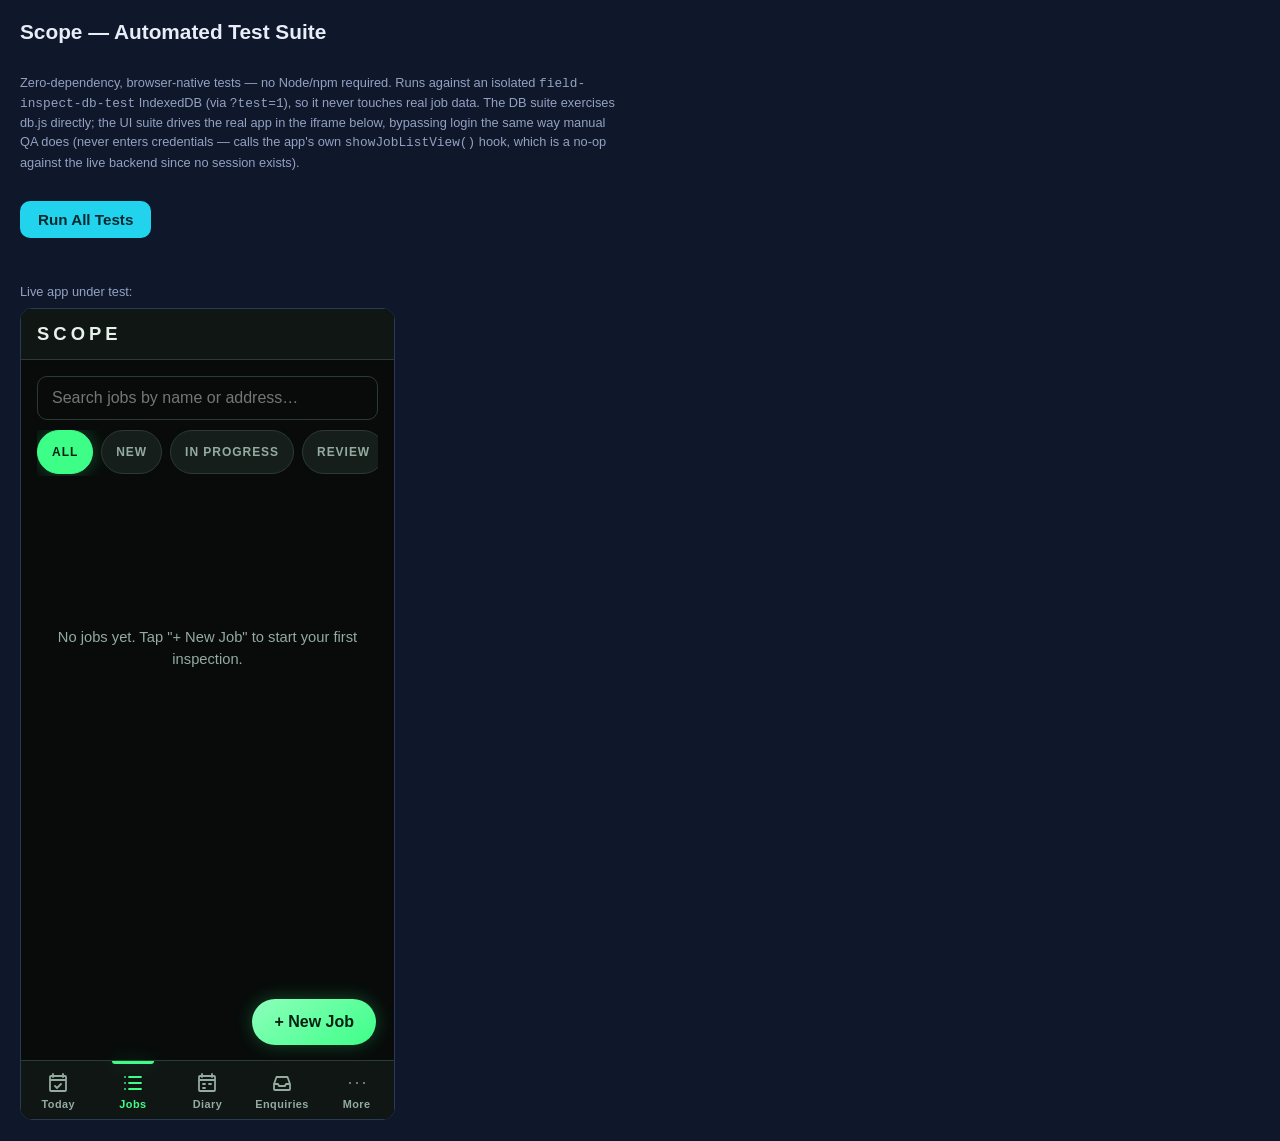
<file: tests/run-tests.html>
<!DOCTYPE html>
<html lang="en">
<head>
<meta charset="UTF-8" />
<meta name="viewport" content="width=device-width, initial-scale=1" />
<title>Scope — Automated Tests</title>
<script>
  // Force test-mode DB isolation regardless of how this page was opened,
  // so the suite can never accidentally run against real job data.
  if (!/(^|[?&])test=1(&|$)/.test(location.search)) {
    location.replace(location.pathname + '?test=1');
  }
</script>
<style>
  :root {
    --bg: #0f172a; --card: #1c2942; --border: #2a3956; --text: #e8edf7;
    --text-dim: #93a1c2; --accent: #22d3ee; --pass: #4ade80; --fail: #f87171;
  }
  * { box-sizing: border-box; }
  body {
    margin: 0; background: var(--bg); color: var(--text);
    font-family: -apple-system, BlinkMacSystemFont, "Segoe UI", Roboto, sans-serif;
    padding: 20px; display: flex; flex-direction: column; gap: 16px;
  }
  h1 { margin: 0; font-size: 1.3rem; }
  .toolbar { display: flex; align-items: center; gap: 12px; }
  button {
    background: var(--accent); color: #06282f; border: none; border-radius: 10px;
    padding: 10px 18px; font-weight: 700; font-size: 0.95rem; cursor: pointer;
  }
  button:disabled { opacity: 0.5; cursor: default; }
  #summary { font-size: 0.95rem; color: var(--text-dim); }
  #summary.pass { color: var(--pass); }
  #summary.fail { color: var(--fail); }
  #results {
    list-style: none; margin: 0; padding: 0; display: flex; flex-direction: column; gap: 6px;
    max-width: 760px;
  }
  #results li {
    background: var(--card); border: 1px solid var(--border); border-radius: 10px;
    padding: 10px 14px; font-size: 0.88rem; display: flex; flex-direction: column; gap: 4px;
  }
  #results li.pass { border-left: 4px solid var(--pass); }
  #results li.fail { border-left: 4px solid var(--fail); }
  .result-name { font-weight: 600; }
  .result-name .mark { margin-right: 8px; }
  .pass .mark { color: var(--pass); }
  .fail .mark { color: var(--fail); }
  .result-error { color: var(--fail); font-size: 0.82rem; white-space: pre-wrap; font-family: monospace; }
  .frame-wrap { display: flex; gap: 20px; flex-wrap: wrap; align-items: flex-start; }
  #app-frame {
    width: 375px; height: 812px; border: 1px solid var(--border); border-radius: 12px;
    background: #000;
  }
  .hint { color: var(--text-dim); font-size: 0.8rem; max-width: 600px; line-height: 1.5; }
</style>
</head>
<body>

<h1>Scope — Automated Test Suite</h1>
<p class="hint">
  Zero-dependency, browser-native tests — no Node/npm required. Runs against an isolated
  <code>field-inspect-db-test</code> IndexedDB (via <code>?test=1</code>), so it never touches real job data.
  The DB suite exercises db.js directly; the UI suite drives the real app in the iframe below,
  bypassing login the same way manual QA does (never enters credentials — calls the app's own
  <code>showJobListView()</code> hook, which is a no-op against the live backend since no session exists).
</p>

<div class="toolbar">
  <button id="run-btn">Run All Tests</button>
  <span id="summary"></span>
</div>

<ul id="results"></ul>

<div class="frame-wrap">
  <div>
    <p class="hint" style="margin-bottom:6px;">Live app under test:</p>
    <iframe id="app-frame" src="../index.html?test=1"></iframe>
  </div>
</div>

<script src="../test-clock.js"></script>
<script src="../html-safe.js"></script>
<script src="../common.js"></script>
<script src="../db.js"></script>
<!-- Schemas are pure data + pure functions, so the report suite can exercise
     them directly here rather than reaching through the iframe. -->
<script src="../comment-templates.js"></script>
<script src="../form-render.js"></script>
<script src="../report-schema.js"></script>
<script src="../pest-treatment-schema.js"></script>
<script src="../pest-products.js"></script>
<script src="../termite-management-schemas.js"></script>
<script src="../swms-schema.js"></script>
<script src="../invoicing.js"></script>
<script src="../availability.js"></script>
<script src="../routing.js"></script>
<script src="../reporting.js"></script>
<script src="../chem-register.js"></script>
<script src="../report-assurance.js"></script>
<script src="../assets.js"></script>
<script src="../clients.js"></script>
<script src="../pipeline.js"></script>
<script src="contrast.js"></script>
<script src="run-tests.js"></script>
</body>
</html>
</file>
<file: styles.css>
/* ---------- Palette ----------
   Instrument panel, not consumer app. The reasoning that produced the
   original dark-with-high-chroma scheme — used outdoors in full Australian
   sun, where a white screen becomes a mirror, read at a glance through a
   greasy screen protector — is the same reasoning behind cockpit avionics,
   so this leans into that rather than decorating over it.

   Colour carries meaning here, following the aviation convention the app was
   already half using:
     GREEN  nominal / the primary action / it worked
     AMBER  caution — due soon, running tight, needs a look
     RED    warning — overdue, destructive, it failed
   Nothing is coloured for decoration. If something is amber on this screen
   it is because it wants attention, and that is worth protecting. */
:root {
  --bg: #080b0a;            /* gunmetal, faint green cast rather than navy */
  --bg-elev: #101614;
  --card: #161e1b;
  --border: #2a3a34;
  --text: #e6f1ea;          /* phosphor white */
  --text-dim: #93aba0;

  --accent: #3dff88;        /* radar phosphor green — nominal / primary */
  --accent-soft: #8dffbb;
  --accent-dim: #1f7a46;
  --accent-ink: #032012;    /* text/icon colour that sits ON --accent */

  --accent-2: #ffb000;      /* instrument amber — caution / informational */
  --accent-2-ink: #2a1b00;

  --danger: #ff6666;
  --danger-ink: #330505;
  --warning: #ffb000;       /* same amber: caution is one idea, one colour */
  --success: #3dff88;

  /* Glows are what make a control read as lit rather than painted on —
     the difference between a backlit panel and a sticker. */
  --glow-accent: 0 0 18px rgba(61, 255, 136, 0.28);
  --glow-accent-2: 0 0 18px rgba(255, 176, 0, 0.26);
  --glow-danger: 0 0 18px rgba(255, 77, 77, 0.28);

  /* Readouts — times, dates, counts, identifiers. Anything a technician
     reads as a VALUE rather than as prose gets the instrument face. */
  --font-readout: ui-monospace, SFMono-Regular, "SF Mono", Menlo, Consolas, "Liberation Mono", monospace;

  --safe-top: env(safe-area-inset-top, 0px);
  --safe-bottom: env(safe-area-inset-bottom, 0px);
}
* { box-sizing: border-box; }

html, body {
  margin: 0;
  padding: 0;
  height: 100%;
  background: var(--bg);
  color: var(--text);
  font-family: -apple-system, BlinkMacSystemFont, "Segoe UI", Roboto, Helvetica, Arial, sans-serif;
  -webkit-tap-highlight-color: transparent;
  overscroll-behavior-y: contain;
}

body {
  display: flex;
  flex-direction: column;
  min-height: 100vh;
  min-height: 100dvh;
}

.hidden { display: none !important; }

.view {
  display: flex;
  flex-direction: column;
  height: 100vh;
  height: 100dvh;
  position: relative;
}

/* ---------- Top bar ---------- */
.topbar {
  display: flex;
  align-items: center;
  gap: 10px;
  padding: calc(14px + var(--safe-top)) 16px 14px;
  background: var(--bg-elev);
  border-bottom: 1px solid var(--border);
  flex-shrink: 0;
}

.topbar h1 {
  font-size: 1.15rem;
  margin: 0;
  font-weight: 700;
  flex: 1;
  min-width: 0;
}

.topbar-title {
  flex: 1;
  min-width: 0;
}

.topbar-title h1 {
  white-space: nowrap;
  overflow: hidden;
  text-overflow: ellipsis;
}

.subtitle {
  font-size: 0.78rem;
  color: var(--text-dim);
}
/* A name with no spaces in it (a pasted reference, say) ran the subtitle
   out past the phone's edge and widened the whole report screen (overnight
   run, 29 Nov 2026). It wraps instead; the h1 above it already clips. */
.topbar-title .subtitle { display: block; overflow-wrap: anywhere; }

.icon-btn {
  background: none;
  border: none;
  color: var(--text);
  font-size: 1.3rem;
  width: 44px;
  height: 44px;
  border-radius: 12px;
  display: flex;
  align-items: center;
  justify-content: center;
  flex-shrink: 0;
}

.icon-btn:active { background: rgba(255,255,255,0.08); }
.icon-btn.light { color: #fff; }

/* ---------- Content ---------- */
.content {
  flex: 1;
  overflow-y: auto;
  padding: 16px;
  padding-bottom: 32px;
  -webkit-overflow-scrolling: touch;
}

.empty-hint {
  color: var(--text-dim);
  text-align: center;
  font-size: 0.92rem;
  margin-top: 40px;
  line-height: 1.5;
  padding: 0 20px;
}

/* ---------- Cards / forms ---------- */
.card {
  background: var(--card);
  border: 1px solid var(--border);
  border-radius: 16px;
  padding: 16px;
}

.job-form {
  margin-bottom: 16px;
  display: flex;
  flex-direction: column;
  gap: 10px;
}

input, textarea {
  background: var(--bg);
  border: 1px solid var(--border);
  color: var(--text);
  border-radius: 10px;
  padding: 12px 14px;
  font-size: 1rem;
  width: 100%;
  font-family: inherit;
  resize: none;
}

input:focus, textarea:focus {
  outline: none;
  border-color: var(--accent);
}

/* ---------- Address autocomplete ---------- */
.address-field {
  position: relative;
}

.address-suggestions {
  list-style: none;
  margin: 4px 0 0;
  padding: 4px;
  position: absolute;
  left: 0;
  right: 0;
  top: 100%;
  z-index: 20;
  background: var(--card);
  border: 1px solid var(--border);
  border-radius: 12px;
  max-height: 240px;
  overflow-y: auto;
  box-shadow: 0 10px 28px rgba(0,0,0,0.4);
}

.address-suggestion-item {
  padding: 10px 12px;
  border-radius: 8px;
  font-size: 0.92rem;
  line-height: 1.35;
}

.address-suggestion-item:active,
.address-suggestion-item.active {
  background: var(--bg-elev);
}

.address-suggestions.is-empty {
  pointer-events: none;
}

.address-suggestion-empty {
  padding: 10px 12px;
  font-size: 0.85rem;
  color: var(--text-dim);
}

.address-attribution {
  display: block;
  font-size: 0.68rem;
  color: var(--text-dim);
  margin-top: 4px;
  padding-left: 2px;
}

.row { display: flex; }
.gap { gap: 10px; }
/* min-width:0 is what lets a flex child actually shrink. Without it the
   default min-width:auto pins each child to its content width, and a pair
   of date inputs overflows a 375px phone by ~14px. */
.flex1 { flex: 1; min-width: 0; }

.btn {
  border: none;
  border-radius: 14px;
  padding: 13px 16px;
  font-size: 1rem;
  font-weight: 700;
  letter-spacing: 0.01em;
  min-height: 48px;
  /* Springy press: scale is GPU-composited, so it stays smooth on a
     mid-range phone where animating background/shadow would judder. */
  transition: transform 90ms ease, box-shadow 160ms ease, filter 160ms ease;
}
.btn:active { transform: scale(0.965); }

.btn-primary {
  background: linear-gradient(145deg, var(--accent-soft), var(--accent));
  color: var(--accent-ink);
  box-shadow: var(--glow-accent);
}
.btn-primary:active { filter: brightness(0.94); box-shadow: 0 2px 10px rgba(198,255,61,0.22); }
.btn-primary:disabled {
  background: var(--card);
  color: var(--text-dim);
  box-shadow: none;
  opacity: 0.7;
}

.btn-secondary { background: var(--bg-elev); color: var(--text); border: 1px solid var(--border); }
.btn-secondary:active { background: var(--card); border-color: var(--accent-dim); }

/* ---------- Login ---------- */
.login-content {
  display: flex;
  align-items: center;
  justify-content: center;
  min-height: 100%;
}
.login-card {
  width: 100%;
  max-width: 360px;
  display: flex;
  flex-direction: column;
  gap: 12px;
}
.login-title {
  font-size: 1.6rem;
  margin: 0 0 4px;
  text-align: center;
}
.login-sub {
  color: var(--text-dim);
  font-size: 0.9rem;
  text-align: center;
  margin: 0 0 6px;
}
.login-forgot { align-self: center; margin: 2px auto 0; display: block; }
.login-error {
  color: var(--danger);
  font-size: 0.85rem;
  text-align: center;
  margin: 0;
}
.login-hint {
  color: var(--text-dim);
  font-size: 0.8rem;
  text-align: center;
  margin: 4px 0 0;
}
.build-version-label {
  font-size: 0.75rem;
  font-weight: 700;
  letter-spacing: 0.04em;
  text-transform: uppercase;
  text-align: center;
  margin: 14px 0 0;
  opacity: 0.85;
}

/* ---------- Sync bar ---------- */
.sync-bar {
  display: flex;
  align-items: center;
  justify-content: space-between;
  gap: 10px;
  padding: 8px 16px;
  background: var(--bg-elev);
  border-bottom: 1px solid var(--border);
  font-size: 0.76rem;
  color: var(--text-dim);
}
.sync-status-text {
  overflow: hidden;
  text-overflow: ellipsis;
  white-space: nowrap;
}
.sync-actions {
  display: flex;
  gap: 12px;
  flex-shrink: 0;
}
.link-btn {
  background: none;
  border: none;
  color: var(--accent);
  font-size: 0.76rem;
  font-weight: 600;
  /* Text links are still tap targets — Sync now, Log out, Select, Today.
     Padding rather than a box keeps them looking like links. */
  padding: 12px 6px;
  min-height: 44px;
}
.link-btn:active { opacity: 0.6; }

/* ---------- Job list toolbar (search + status filters) ---------- */
.joblist-toolbar {
  margin-bottom: 14px;
  display: flex;
  flex-direction: column;
  gap: 10px;
}

.job-search-input {
  -webkit-appearance: none;
}

.status-filter-row {
  display: flex;
  gap: 8px;
  overflow-x: auto;
  padding-bottom: 2px;
  -webkit-overflow-scrolling: touch;
  scrollbar-width: none;
}
.status-filter-row::-webkit-scrollbar { display: none; }

.status-filter-chip {
  flex-shrink: 0;
  background: var(--card);
  border: 1px solid var(--border);
  color: var(--text-dim);
  border-radius: 999px;
  padding: 7px 14px;
  min-height: 44px;
  font-size: 0.8rem;
  font-weight: 600;
  white-space: nowrap;
}

.status-filter-chip.active {
  background: var(--accent);
  color: var(--accent-ink);
  border-color: var(--accent);
  box-shadow: var(--glow-accent);
}

.job-type-picker {
  display: flex;
  gap: 8px;
  margin-bottom: 4px;
}

.job-type-chip {
  flex: 1;
  background: var(--card);
  border: 1px solid var(--border);
  color: var(--text-dim);
  border-radius: 10px;
  padding: 10px 8px;
  font-size: 0.85rem;
  font-weight: 600;
  text-align: center;
}

.job-type-chip.active {
  background: linear-gradient(145deg, var(--accent-soft), var(--accent));
  color: var(--accent-ink);
  border-color: var(--accent);
  box-shadow: var(--glow-accent);
}

.job-item-type {
  font-size: 0.75rem;
  font-weight: 600;
  color: var(--text-dim);
}

.due-badge {
  font-size: 0.66rem;
  font-weight: 700;
  padding: 3px 8px;
  border-radius: 999px;
  white-space: nowrap;
  letter-spacing: 0.02em;
}
.due-overdue { background: rgba(255,77,109,0.18); color: var(--danger); box-shadow: inset 0 0 0 1px rgba(255,77,109,0.45); }
.due-soon    { background: rgba(255,176,32,0.18); color: var(--warning); box-shadow: inset 0 0 0 1px rgba(255,176,32,0.45); }
.due-later   { background: rgba(143,163,200,0.14); color: var(--text-dim); }

/* Rebooking prompt on a completed job that's come back around. */
.due-callout {
  background: var(--card);
  border: 1px solid var(--border);
  border-left: 4px solid var(--warning);
  border-radius: 12px;
  padding: 14px 16px;
  margin-bottom: 16px;
  display: flex;
  flex-direction: column;
  gap: 10px;
}
.due-callout-title { font-weight: 700; }
.due-callout-sub { font-size: 0.85rem; color: var(--text-dim); }

/* ---------- Job list ---------- */
.job-list {
  list-style: none;
  margin: 0;
  padding: 0;
  display: flex;
  flex-direction: column;
  gap: 10px;
}

.job-item {
  background: var(--card);
  border: 1px solid var(--border);
  border-radius: 14px;
  padding: 14px 16px;
  display: flex;
  flex-direction: column;
  gap: 4px;
}

.job-item:active { background: var(--bg-elev); }

.job-item-name { font-weight: 700; font-size: 1.05rem; }
.job-item-meta { font-size: 0.82rem; color: var(--text-dim); display: flex; gap: 8px; flex-wrap: wrap; }

/* ---------- FAB ---------- */
.fab {
  position: fixed;
  right: 18px;
  bottom: calc(18px + var(--safe-bottom));
  background: linear-gradient(145deg, var(--accent-soft), var(--accent));
  color: var(--accent-ink);
  border: none;
  border-radius: 999px;
  padding: 14px 22px;
  font-weight: 800;
  font-size: 1rem;
  box-shadow: var(--glow-accent), 0 2px 6px rgba(0,0,0,0.4);
  transition: transform 90ms ease, filter 160ms ease;
}

.fab:active { transform: scale(0.94); filter: brightness(0.94); }

/* ---------- Zone bar ---------- */

.zone-label {
  display: block;
  font-size: 0.8rem;
  color: var(--text-dim);
  margin-bottom: 6px;
  font-weight: 600;
  text-transform: uppercase;
  letter-spacing: 0.03em;
}

/* ---------- Gallery ---------- */
.gallery {
  display: grid;
  grid-template-columns: repeat(3, 1fr);
  gap: 8px;
}

.capture-tile {
  position: relative;
  aspect-ratio: 1 / 1;
  border-radius: 12px;
  overflow: hidden;
  background: var(--card);
  border: 1px solid var(--border);
  display: flex;
  align-items: center;
  justify-content: center;
}

.capture-tile img {
  width: 100%;
  height: 100%;
  object-fit: cover;
  display: block;
}

.capture-tile.memo-only {
  flex-direction: column;
  gap: 6px;
}

.capture-tile-icon { font-size: 1.8rem; }

.capture-tile-zone {
  position: absolute;
  left: 0; right: 0; bottom: 0;
  background: linear-gradient(to top, rgba(0,0,0,0.75), transparent);
  color: #fff;
  font-size: 0.68rem;
  padding: 14px 6px 5px;
  text-align: center;
  white-space: nowrap;
  overflow: hidden;
  text-overflow: ellipsis;
}

.capture-tile-audio-badge {
  position: absolute;
  top: 5px;
  right: 5px;
  background: rgba(0,0,0,0.55);
  border-radius: 999px;
  width: 22px;
  height: 22px;
  display: flex;
  align-items: center;
  justify-content: center;
  font-size: 0.75rem;
}

.capture-tile-suggest-badge {
  position: absolute;
  top: 5px;
  left: 50%;
  transform: translateX(-50%);
  background: rgba(34,211,238,0.85);
  border-radius: 999px;
  width: 20px;
  height: 20px;
  display: flex;
  align-items: center;
  justify-content: center;
  font-size: 0.75rem;
}

/* ---------- Zone coverage chips ---------- */
.zone-chip-row {
  display: flex;
  gap: 8px;
  overflow-x: auto;
  margin-bottom: 12px;
  padding-bottom: 2px;
  -webkit-overflow-scrolling: touch;
  scrollbar-width: none;
}
.zone-chip-row::-webkit-scrollbar { display: none; }

.zone-chip {
  flex-shrink: 0;
  display: flex;
  align-items: center;
  gap: 6px;
  background: var(--card);
  border: 1px solid var(--border);
  color: var(--text);
  border-radius: 999px;
  padding: 7px 8px 7px 14px;
  font-size: 0.82rem;
  font-weight: 600;
  white-space: nowrap;
}

.zone-chip-count {
  background: rgba(255,255,255,0.1);
  color: var(--text-dim);
  border-radius: 999px;
  padding: 2px 8px;
  font-size: 0.75rem;
  font-weight: 700;
}

.zone-chip.active {
  background: var(--accent);
  color: var(--accent-ink);
  border-color: var(--accent);
  box-shadow: var(--glow-accent);
}
.zone-chip.active .zone-chip-count { background: rgba(18,36,10,0.25); color: var(--accent-ink); }

/* ---------- Gallery toolbar ---------- */
.gallery-toolbar {
  display: flex;
  align-items: center;
  justify-content: space-between;
  margin-bottom: 8px;
}
.gallery-count { font-size: 0.8rem; color: var(--text-dim); }

/* ---------- Gallery multi-select ---------- */
.capture-tile.selectable { cursor: pointer; }

.capture-tile-select-mark {
  position: absolute;
  top: 6px;
  left: 6px;
  width: 22px;
  height: 22px;
  border-radius: 50%;
  border: 2px solid rgba(255,255,255,0.85);
  background: rgba(0,0,0,0.3);
  display: flex;
  align-items: center;
  justify-content: center;
  font-size: 0.75rem;
  color: transparent;
  z-index: 2;
}

.capture-tile.selected {
  outline: 3px solid var(--accent);
  outline-offset: -3px;
}
.capture-tile.selected .capture-tile-select-mark {
  background: var(--accent);
  border-color: var(--accent);
  color: var(--accent-ink);
}



/* ---------- Selection action bar ---------- */
.selection-bar {
  align-items: center;
  gap: 8px;
}
.selection-count {
  flex: 1;
  font-size: 0.88rem;
  font-weight: 600;
  color: var(--text);
}
/* Three actions plus the count do not fit across a small phone in one row
   (it pushed Delete off the screen at 320 px), so there the actions get a
   row of their own, sharing it evenly. */
@media (max-width: 420px) {
  .selection-bar { flex-wrap: wrap; row-gap: 8px; }
  .selection-bar .selection-count { flex: 1 1 calc(100% - 64px); }
  .selection-bar .btn { flex: 1 1 0; min-width: 0; padding-left: 8px; padding-right: 8px; }
}

/* ---------- Bulk zone-change modal ---------- */
.bulk-zone-modal {
  background: rgba(0,0,0,0.6);
  align-items: center;
  justify-content: center;
  padding: 20px;
}
.bulk-zone-card {
  background: var(--card);
  border: 1px solid var(--border);
  border-radius: 16px;
  padding: 20px;
  width: 100%;
  max-width: 380px;
  display: flex;
  flex-direction: column;
  gap: 10px;
}
.bulk-zone-card h2 { margin: 0; font-size: 1.1rem; }

.plan-row {
  display: flex;
  align-items: center;
  gap: 12px;
  margin-bottom: 12px;
  padding: 10px 12px;
  background: var(--bg-elev);
  border: 1px solid var(--border);
  border-radius: 10px;
}
.plan-text { flex: 1; color: var(--text-dim); font-size: 0.82rem; line-height: 1.35; }
.plan-row .link-btn { flex-shrink: 0; }

/* Drive time between consecutive jobs, shown on the arriving job. Quiet by
   default — it is background information most of the time — and loud only
   when the day does not actually allow for it. */
.slot-travel {
  display: block;
  margin-top: 4px;
  padding-left: 2px;
  color: var(--text-dim);
  font-size: 0.74rem;
  line-height: 1.3;
}
.slot-travel-tight { color: #ffb4a2; }

.job-readonly-notice {
  margin: 0 0 12px;
  padding: 10px 12px;
  background: #3b2f05;
  border: 1px solid #6b5608;
  border-radius: 10px;
  color: #ffe9a3;
  font-size: 0.85rem;
  line-height: 1.4;
}

.ai-accuracy {
  margin: 16px 0 4px;
  padding: 10px 12px;
  background: var(--bg-elev);
  border: 1px solid var(--border);
  border-radius: 10px;
  color: var(--text-dim);
  font-size: 0.84rem;
  line-height: 1.4;
}

/* ---------- iOS "add to home screen" notice (ios-install.js) ---------- */
.ios-install-notice {
  display: flex;
  align-items: flex-start;
  gap: 12px;
  padding: 10px 14px calc(10px + var(--safe-bottom, 0px));
  background: #3b2f05;
  border-bottom: 1px solid #6b5608;
  color: #ffe9a3;
  font-size: 0.82rem;
  line-height: 1.35;
}
.ios-install-text { display: flex; flex-direction: column; gap: 2px; flex: 1; }
.ios-install-text strong { color: #ffd34d; }
.ios-install-dismiss { flex-shrink: 0; color: #ffe9a3; }

/* ---------- In-app confirm / prompt / alert (dialog.js) ---------- */
/* Sits above every other modal: these can be raised from inside one (the
   capture detail view asks before deleting, for instance), and a question
   that appears underneath the thing that asked it cannot be answered. */
.app-dialog {
  background: rgba(0,0,0,0.6);
  align-items: center;
  justify-content: center;
  padding: 20px;
}
/* Above the bottom sheets (.tester-feedback, 3000): Change time asked
   "Already booked at that time?" UNDER its own sheet, so Save looked frozen
   until Cancel uncovered the question. Two classes, because the dialog is
   also a .modal and the .modal rule further down (z-index 50) came later and
   won: the v164 fix never took effect until v185. */
.modal.app-dialog { z-index: 3500; }
.app-dialog-card {
  background: var(--card);
  border: 1px solid var(--border);
  border-radius: 16px;
  padding: 20px;
  width: 100%;
  max-width: 400px;
  display: flex;
  flex-direction: column;
  gap: 12px;
  max-height: 85vh;
  overflow-y: auto;
}
.app-dialog-card h2 { margin: 0; font-size: 1.1rem; }
/* pre-wrap: several of these messages are deliberately multi-line, and read
   as one run-on sentence without it. */
.app-dialog-message {
  margin: 0;
  color: var(--text);
  font-size: 0.95rem;
  line-height: 1.45;
  white-space: pre-wrap;
}
.app-dialog-input {
  width: 100%;
  background: var(--bg-elev);
  border: 1px solid var(--border);
  border-radius: 10px;
  padding: 12px;
  color: var(--text);
  font: inherit;
  font-size: 1rem; /* 16px minimum, or iOS Safari zooms the page on focus */
}
.app-dialog-input:focus { outline: 2px solid var(--accent); outline-offset: 1px; }
/* v183: the technician's sign-off tick. */
.app-dialog-tick {
  display: flex; gap: 10px; align-items: flex-start; margin: 4px 0 14px; padding: 10px 12px;
  border: 1px solid var(--border); border-radius: 8px; font-size: 0.9rem; line-height: 1.4; cursor: pointer;
}
.app-dialog-tick-box { width: 22px; height: 22px; flex: 0 0 auto; margin-top: 1px; accent-color: var(--accent); }
textarea.app-dialog-input { min-height: 90px; resize: vertical; }
/* Pinned to the bottom of the card: a long message (the amendment reason
   names every field being changed) scrolls the card, and on a phone in
   landscape that scrolled Cancel/OK clean off the bottom — a dialog you
   cannot answer. Sticky keeps them reachable without restructuring. */
.app-dialog-actions {
  position: sticky;
  bottom: 0;
  background: var(--card);
  padding-top: 10px;
  margin-top: 4px;
}
body.dialog-open { overflow: hidden; }

/* ---------- Action bar (bottom) ---------- */
.action-bar {
  display: flex;
  gap: 10px;
  padding: 12px 16px calc(14px + var(--safe-bottom));
  background: var(--bg-elev);
  border-top: 1px solid var(--border);
  flex-shrink: 0;
}



/* ---------- Modals (fullscreen) ---------- */
.modal {
  position: fixed;
  inset: 0;
  background: #000;
  z-index: 50;
  display: flex;
  flex-direction: column;
}

/* ---------- Camera modal ---------- */
.camera-wrap {
  flex: 1;
  position: relative;
  overflow: hidden;
  background: #000;
}

#camera-video {
  width: 100%;
  height: 100%;
  object-fit: cover;
}

.camera-zone-pill {
  position: absolute;
  top: calc(14px + var(--safe-top));
  left: 50%;
  transform: translateX(-50%);
  background: rgba(0,0,0,0.55);
  color: #fff;
  padding: 6px 14px;
  border-radius: 999px;
  font-size: 0.85rem;
  max-width: 80%;
  white-space: nowrap;
  overflow: hidden;
  text-overflow: ellipsis;
}

.camera-controls {
  display: flex;
  align-items: center;
  justify-content: center;
  gap: 48px;
  padding: 20px 32px 12px;
  background: #000;
}

#camera-shutter {
  width: 72px;
  height: 72px;
  border-radius: 50%;
  background: #fff;
  border: 4px solid rgba(255,255,255,0.35);
}

#camera-shutter:active { background: #ccc; }


@keyframes cameraFlash {
  0% { opacity: 0.85; }
  100% { opacity: 0; }
}




/* ---------- Detail modal ---------- */
.detail-header {
  display: flex;
  align-items: center;
  justify-content: space-between;
  padding: calc(14px + var(--safe-top)) 12px 14px;
}

.detail-zone-label {
  color: #fff;
  font-weight: 600;
  font-size: 0.95rem;
  flex: 1;
  text-align: center;
  white-space: nowrap;
  overflow: hidden;
  text-overflow: ellipsis;
}

.detail-body {
  flex: 1;
  display: flex;
  flex-direction: column;
  align-items: center;
  justify-content: center;
  gap: 20px;
  padding: 16px;
  overflow-y: auto;
  position: relative;
}

.detail-photo-zoom-wrap {
  width: 100%;
  max-height: 60vh;
  display: flex;
  align-items: center;
  justify-content: center;
  overflow: hidden;
  touch-action: none;
}

.detail-photo {
  max-width: 100%;
  max-height: 60vh;
  border-radius: 12px;
  object-fit: contain;
  touch-action: none;
  transform-origin: center center;
  will-change: transform;
}

.detail-nav-btn {
  position: absolute;
  top: 50%;
  transform: translateY(-50%);
  z-index: 10;
  width: 44px;
  height: 44px;
  border-radius: 50%;
  background: rgba(0,0,0,0.45);
  color: #fff;
  border: none;
  font-size: 1.6rem;
  line-height: 1;
  display: flex;
  align-items: center;
  justify-content: center;
}
.detail-nav-prev { left: 8px; }
.detail-nav-next { right: 8px; }
.detail-nav-btn:disabled { opacity: 0; pointer-events: none; }


.detail-audio-wrap { width: 100%; max-width: 420px; }
#detail-audio { width: 100%; }

.detail-add-memo {
  width: 100%;
  max-width: 420px;
  margin-bottom: calc(16px + var(--safe-bottom));
}

/* ---------- Toast ---------- */
.toast {
  position: fixed;
  bottom: calc(90px + var(--safe-bottom));
  left: 50%;
  transform: translateX(-50%);
  background: var(--card);
  border: 1px solid var(--accent-dim);
  color: var(--text);
  padding: 10px 18px;
  /* Pinned at left: 50%, a toast with no width of its own may only use the
     right half of the screen, so on a narrow phone a long message wrapped into
     a ball with a pill's round ends. It now sizes to its text, up to the screen
     width less a gutter, and long messages get a rounded box instead. */
  width: max-content;
  max-width: calc(100vw - 32px);
  box-sizing: border-box;
  text-align: center;
  border-radius: 18px;
  font-size: 0.88rem;
  z-index: 100;
  box-shadow: 0 6px 20px rgba(0,0,0,0.4);
  /* A message, not a control. It sits over the bottom of the screen, which is
     where the Save, Send and Finalize buttons live, and for as long as it takes
     to read: a long sentence now stays up several seconds. Without this a
     finger aimed at the button below it lands on the toast and nothing happens,
     which reads as a dead button. Found by a monkey test that could never tap
     "Send to Xero" while a pop-up warning was showing. */
  pointer-events: none;
}

/* ---------- Small screens ---------- */
@media (max-width: 340px) {
  .gallery { grid-template-columns: repeat(2, 1fr); }
  /* Two date boxes side by side cut the year off ("22/11/202") on a 320px
     phone, so they stack (overnight run, 28 Nov 2026). */
  .row.gap:has(> .field-row > input[type="date"]) { flex-direction: column; }
}

/* ---------- Extra buttons / layout utilities ---------- */
.btn-outline {
  background: rgba(198, 255, 61, 0.06);
  color: var(--accent);
  border: 1px solid var(--accent-dim);
}
.btn-outline:active { background: rgba(198, 255, 61, 0.14); border-color: var(--accent); }
.btn-outline:disabled { background: transparent; color: var(--text-dim); border-color: var(--border); opacity: 0.6; }
.btn-danger { background: var(--danger); color: var(--danger-ink); box-shadow: var(--glow-danger); }
.btn-danger:active { filter: brightness(0.94); }
.full { width: 100%; margin-top: 10px; }
.spread { justify-content: space-between; align-items: center; }
.finalize-post-actions { display: flex; gap: 10px; margin-top: 10px; }
.email-status-row {
  display: flex;
  align-items: center;
  justify-content: space-between;
  gap: 10px;
  margin-top: 8px;
  font-size: 0.82rem;
  color: var(--text-dim);
}
.finalize-post-actions .btn { flex: 1; margin-top: 0; }
.wrap { flex-wrap: wrap; }

select {
  background: var(--bg);
  border: 1px solid var(--border);
  color: var(--text);
  border-radius: 10px;
  padding: 12px 14px;
  font-size: 1rem;
  width: 100%;
  font-family: inherit;
}

/* ---------- Status badges ---------- */
.status-badge {
  display: inline-flex;
  align-items: center;
  padding: 4px 10px;
  border-radius: 999px;
  font-size: 0.75rem;
  font-weight: 700;
  text-transform: uppercase;
  letter-spacing: 0.02em;
}
.status-badge.small { padding: 3px 8px; font-size: 0.65rem; }
/* Only ever rendered once a second technician exists (see
   applyJobListFilters) — quieter than the status badge on purpose, since
   who a job belongs to matters less at a glance than what state it's in. */
.job-item-technician {
  font-size: 0.68rem;
  font-weight: 600;
  color: var(--text-dim);
  white-space: nowrap;
  flex-shrink: 0;
}
/* Deliberate progression so status reads at a glance without being read:
   grey (untouched) -> cyan (running) -> amber (needs you) -> lime (done). */
.status-new { background: rgba(143,163,200,0.16); color: var(--text-dim); box-shadow: inset 0 0 0 1px rgba(143,163,200,0.28); }
.status-in_progress { background: rgba(34,211,238,0.16); color: var(--accent-2); box-shadow: inset 0 0 0 1px rgba(34,211,238,0.40); }
.status-review { background: rgba(255,176,32,0.16); color: var(--warning); box-shadow: inset 0 0 0 1px rgba(255,176,32,0.40); }
.status-completed { background: rgba(198,255,61,0.16); color: var(--accent); box-shadow: inset 0 0 0 1px rgba(198,255,61,0.40); }

.job-item-top { display: flex; align-items: center; justify-content: space-between; gap: 8px; }

/* ---------- Inspection card ---------- */
.inspection-card { margin-bottom: 16px; display: flex; flex-direction: column; gap: 10px; }
.inspection-timer { font-variant-numeric: tabular-nums; font-weight: 700; color: var(--danger); }

/* ---------- AI Draft card ---------- */
.ai-draft-card { margin-bottom: 16px; }
.ai-draft-hint { margin: 2px 0 10px; font-size: 0.82rem; color: var(--text-dim); }

/* ---------- AI-suggested field values (pre-filled, unreviewed) ---------- */
.field-row.ai-suggested-value {
  background: rgba(34,211,238,0.06);
  border: 1px dashed var(--accent-dim);
  border-radius: 12px;
  padding: 10px;
  margin: -10px -10px 0;
}
.ai-suggested-note {
  display: block;
  font-size: 0.74rem;
  color: var(--accent);
  margin: -4px 0 6px;
}

/* ---------- Report section list ---------- */
.report-section-list {
  list-style: none;
  margin: 0 0 16px;
  padding: 0;
  display: flex;
  flex-direction: column;
  gap: 8px;
}

.report-section-item {
  display: flex;
  align-items: center;
  gap: 12px;
  background: var(--card);
  border: 1px solid var(--border);
  border-radius: 14px;
  padding: 12px 14px;
}
.report-section-item:active { background: var(--bg-elev); }

.section-icon {
  width: 36px;
  height: 36px;
  border-radius: 10px;
  display: flex;
  align-items: center;
  justify-content: center;
  font-size: 1.1rem;
  flex-shrink: 0;
}

.section-info { flex: 1; min-width: 0; }
.section-name { font-weight: 600; font-size: 0.95rem; }

.section-status {
  width: 28px;
  height: 28px;
  border-radius: 50%;
  display: flex;
  align-items: center;
  justify-content: center;
  font-size: 0.9rem;
  font-weight: 700;
  flex-shrink: 0;
}
.status-dot-green { background: rgba(45,217,127,0.18); color: var(--success); box-shadow: inset 0 0 0 1px rgba(45,217,127,0.45); }
.status-dot-yellow { background: rgba(255,176,32,0.18); color: var(--warning); box-shadow: inset 0 0 0 1px rgba(255,176,32,0.45); }

/* ---------- Saved Reports archive ---------- */
.archive-meta {
  display: block;
  font-size: 0.78rem;
  color: var(--text-dim);
  margin-top: 2px;
}
.archive-chevron {
  background: none;
  color: var(--text-dim);
  font-size: 1.4rem;
  font-weight: 400;
  width: auto;
  height: auto;
}

/* ---------- Report section editor fields ---------- */
.report-section-fields { display: flex; flex-direction: column; gap: 18px; }

.field-row { display: flex; flex-direction: column; gap: 6px; }
.field-label { font-size: 0.85rem; font-weight: 600; color: var(--text-dim); }
.ai-badge {
  display: inline-block;
  background: rgba(34,211,238,0.18);
  color: var(--accent);
  font-size: 0.62rem;
  font-weight: 700;
  padding: 1px 6px;
  border-radius: 999px;
  vertical-align: middle;
}
.required-dot { color: var(--danger); }
.field-static {
  background: var(--card);
  border: 1px solid var(--border);
  border-radius: 10px;
  padding: 12px 14px;
  color: var(--text-dim);
}

.yesno-toggle { display: flex; gap: 8px; }
.yesno-btn {
  flex: 1;
  background: var(--bg);
  border: 1px solid var(--border);
  color: var(--text);
  border-radius: 10px;
  padding: 11px;
  font-weight: 600;
}
.yesno-btn.active { background: var(--accent); color: var(--accent-ink); border-color: var(--accent); }

/* Job Category — a big tappable card per option rather than a dropdown,
   since picking one is itself the useful action (it prefills PPE and
   equipment elsewhere in the report). */
.choice-cards { display: flex; flex-direction: column; gap: 8px; }
.choice-card {
  display: flex;
  flex-direction: column;
  gap: 3px;
  text-align: left;
  background: var(--bg);
  border: 1px solid var(--border);
  border-radius: 10px;
  padding: 12px 14px;
}
.choice-card-label { font-weight: 700; color: var(--text); }
.choice-card-blurb { font-size: 0.8rem; color: var(--text-dim); }
.choice-card.active {
  background: rgba(198,255,61,0.12);
  border-color: var(--accent);
  box-shadow: inset 0 0 0 1px var(--accent);
}
.choice-card.active .choice-card-label { color: var(--accent); }

.multiselect-list { display: flex; flex-direction: column; gap: 8px; }
.multiselect-add-row input { flex: 1; }
.checkbox-chip {
  display: flex;
  align-items: center;
  gap: 10px;
  background: var(--card);
  border: 1px solid var(--border);
  border-radius: 10px;
  padding: 10px 12px;
  font-size: 0.92rem;
  /* The label is the tap target for its checkbox (a native box is ~13px),
     so the label itself has to clear 44px. */
  min-height: 44px;
}
.checkbox-chip input { width: auto; }

.photo-field { display: flex; flex-direction: column; gap: 10px; }
.photo-field-ai-status { margin: 0; font-size: 0.82rem; color: var(--accent); }

.identify-pest-results { display: flex; flex-direction: column; gap: 10px; }
.identify-pest-empty { margin: 0; font-size: 0.85rem; color: var(--text-dim); }
.identify-pest-card {
  background: var(--card);
  border: 1px solid var(--border);
  border-radius: 10px;
  padding: 12px 14px;
  display: flex;
  flex-direction: column;
  gap: 6px;
}
.identify-pest-name { font-weight: 700; font-size: 0.95rem; }
.identify-pest-sci { font-weight: 400; font-style: italic; color: var(--text-dim); }
.identify-pest-confidence {
  align-self: flex-start;
  font-size: 0.75rem;
  font-weight: 700;
  text-transform: uppercase;
  letter-spacing: 0.03em;
  padding: 2px 8px;
  border-radius: 999px;
}
.identify-pest-confidence-high { background: rgba(198,255,61,0.18); color: var(--accent); }
.identify-pest-confidence-medium { background: rgba(255,193,7,0.16); color: #f5b301; }
.identify-pest-confidence-low { background: rgba(255,255,255,0.08); color: var(--text-dim); }
.identify-pest-reasoning { font-size: 0.85rem; color: var(--text-dim); }
.identify-pest-apply { align-self: flex-start; }
.identify-pest-flag {
  align-self: flex-start;
  font-size: 0.78rem;
  font-weight: 600;
  color: #f5b301;
  background: rgba(255,193,7,0.12);
  padding: 4px 10px;
  border-radius: 8px;
}
.photo-field-grid { display: flex; flex-wrap: wrap; gap: 8px; }
.photo-field-tile { position: relative; width: 84px; height: 84px; border-radius: 10px; overflow: hidden; }
.photo-field-tile img { width: 100%; height: 100%; object-fit: cover; }
.photo-field-remove {
  position: absolute;
  top: 3px;
  right: 3px;
  background: rgba(0,0,0,0.6);
  color: #fff;
  border: none;
  border-radius: 50%;
  width: 22px;
  height: 22px;
  font-size: 0.75rem;
}

.product-list-field { display: flex; flex-direction: column; gap: 10px; }
.product-list-cards { display: flex; flex-direction: column; gap: 10px; }
.product-card {
  background: var(--card);
  border: 1px solid var(--border);
  border-radius: 10px;
  padding: 12px;
  display: flex;
  flex-direction: column;
  gap: 8px;
}
.product-card-header {
  display: flex;
  justify-content: space-between;
  align-items: center;
  font-weight: 600;
}
.product-card-remove {
  background: transparent;
  border: 1px solid var(--border);
  color: var(--text-dim);
  border-radius: 8px;
  padding: 4px 10px;
  font-size: 0.78rem;
  /* Removing a chemical record or an invoice line is destructive and gets
     done in gloves — it needs a real 44px target, not a 26px one. */
  min-height: 44px;
}
.product-card-field { display: flex; flex-direction: column; gap: 4px; }
.product-card-field label { font-size: 0.78rem; color: var(--text-dim); }

/* ---------- Invoicing ---------- */
.invoice-meta { display: flex; flex-direction: column; gap: 12px; margin-bottom: 16px; }
.invoice-section-heading { font-size: 1rem; margin: 4px 0 10px; }
.invoice-lines { display: flex; flex-direction: column; gap: 10px; }

.invoice-line {
  background: var(--card);
  border: 1px solid var(--border);
  border-radius: 12px;
  padding: 12px;
  display: flex;
  flex-direction: column;
  gap: 10px;
}
.invoice-line-head {
  display: flex;
  justify-content: space-between;
  align-items: center;
  font-weight: 700;
  font-size: 0.9rem;
}
.invoice-line-total {
  text-align: right;
  font-weight: 700;
  font-variant-numeric: tabular-nums;
  color: var(--accent);
}

.invoice-totals { margin-top: 16px; display: flex; flex-direction: column; gap: 8px; }
.invoice-total-row {
  display: flex;
  justify-content: space-between;
  font-variant-numeric: tabular-nums;
}
.invoice-grand {
  border-top: 2px solid var(--border);
  padding-top: 10px;
  font-size: 1.25rem;
  font-weight: 800;
  color: var(--accent);
}

.invoice-xero-state {
  display: flex;
  align-items: center;
  gap: 10px;
  flex-wrap: wrap;
  margin: 16px 0 4px;
}
.xero-pill {
  font-size: 0.75rem;
  font-weight: 700;
  padding: 4px 10px;
  border-radius: 999px;
}
.xero-on  { background: rgba(45,217,127,0.16); color: var(--success); box-shadow: inset 0 0 0 1px rgba(45,217,127,0.4); }
.xero-off { background: rgba(143,163,200,0.14); color: var(--text-dim); box-shadow: inset 0 0 0 1px rgba(143,163,200,0.3); }
.xero-connect-link { color: var(--accent); font-size: 0.85rem; font-weight: 600; }

.signature-field { display: flex; flex-direction: column; gap: 10px; align-items: flex-start; }
.signature-canvas {
  width: 100%;
  max-width: 320px;
  background: #fff;
  border-radius: 10px;
  touch-action: none;
}

.sketch-field { display: flex; flex-direction: column; gap: 10px; }
.sketch-canvas {
  width: 100%;
  max-width: 340px;
  aspect-ratio: 340 / 420;
  background: #fff;
  border-radius: 10px;
  border: 1px solid var(--border);
  touch-action: none;
}
.sketch-controls .btn.active { background: var(--accent); color: var(--accent-ink); border-color: var(--accent); }

.summary-list { display: flex; flex-direction: column; gap: 8px; }
.summary-row {
  display: flex;
  align-items: center;
  gap: 10px;
  background: var(--card);
  border: 1px solid var(--border);
  border-radius: 12px;
  padding: 12px;
}
.summary-flag { width: 10px; height: 10px; border-radius: 50%; flex-shrink: 0; }
.flag-red { background: var(--danger); box-shadow: 0 0 10px rgba(255,77,109,0.55); }
.flag-green { background: var(--success); box-shadow: 0 0 10px rgba(45,217,127,0.45); }
.summary-label { flex: 1; font-size: 0.88rem; }
.summary-value { font-size: 0.82rem; font-weight: 700; color: var(--text-dim); white-space: nowrap; }

.terms-text { display: flex; flex-direction: column; gap: 12px; color: var(--text-dim); font-size: 0.9rem; line-height: 1.5; }
.terms-text .fine-print { font-size: 0.74rem; line-height: 1.4; }

/* ---------- Import Footage modal ---------- */
.import-wrap {
  flex: 1;
  display: flex;
  flex-direction: column;
  gap: 12px;
  padding: calc(20px + var(--safe-top)) 20px calc(20px + var(--safe-bottom));
  background: var(--bg);
  color: var(--text);
  overflow-y: auto;
}
.import-wrap h2 { margin: 0; }
.import-hint { color: var(--text-dim); font-size: 0.88rem; margin: 0 0 4px; }
.import-file-list { display: flex; flex-direction: column; gap: 6px; }
.import-file-row {
  background: var(--card);
  border: 1px solid var(--border);
  border-radius: 8px;
  padding: 8px 12px;
  font-size: 0.85rem;
  word-break: break-all;
}

/* ---------- Inspection photo capture ---------- */
/* v129: no viewfinder. The stage shows the last photo taken (or a hint). */
.inspection-stage {
  position: absolute; inset: 0;
  display: flex; align-items: center; justify-content: center;
  padding: 150px 16px 130px;
  background: #0b0f0d;
}
.inspection-last-photo { max-width: 100%; max-height: 100%; object-fit: contain; border-radius: 8px; box-shadow: 0 6px 24px rgba(0,0,0,.5); }
.inspection-last-photo.hidden { display: none; }
.inspection-stage-hint { color: rgba(226,232,240,.75); text-align: center; font-size: .9rem; line-height: 1.5; max-width: 300px; margin: 0; }
.inspection-stage-hint.hidden { display: none; }
.inspection-controls { gap: 10px; padding: 14px 16px 10px; }
.inspection-take-btn { flex: 2; min-height: 56px; font-size: 1.05rem; }
.inspection-gallery-btn { flex: 1; min-height: 56px; }

/* The old live-preview pill (a green dot + running timer over the camera)
   read as "you are being recorded" no matter how it was worded — removed
   outright rather than reworded again. Start/finish time still gets
   captured (inspectionStartedAt in app.js); it's just not displayed as a
   recording-style overlay any more. */

/* Primary action once photos are taken: read every photo and draft the
   whole report. Sits below the shutter/import row, not styled like the
   "stop recording" button it replaced. */
.generate-form-btn {
  margin: 0 16px calc(16px + var(--safe-bottom));
}
/* v178: while the walk still has something to do, the way out is the quiet
   button. It still works: an inspection can be left and come back to. */
.generate-form-btn.finish-early {
  background: rgba(198, 255, 61, 0.06);
  color: var(--accent);
  border: 1px solid var(--accent-dim);
  box-shadow: none;
}

#inspection-zone-input {
  position: absolute;
  bottom: 16px;
  left: 16px;
  right: 16px;
  width: auto;
  background: rgba(0,0,0,0.55);
  border: 1px solid rgba(255,255,255,0.25);
  color: #fff;
}
#inspection-zone-input::placeholder { color: rgba(255,255,255,0.7); }

/* The typical-photos checklist for this job type, shown over the camera
   preview above the freeform zone input — see photo-checklists.js. A fast
   path to the same zone input, not a replacement for it: "Other" always
   falls through to typing a zone by hand. */
.inspection-checklist-row {
  position: absolute;
  bottom: 62px;
  left: 16px;
  right: 16px;
  display: flex;
  gap: 8px;
  overflow-x: auto;
  -webkit-overflow-scrolling: touch;
  scrollbar-width: none;
}
.inspection-checklist-row::-webkit-scrollbar { display: none; }

.inspection-checklist-chip {
  flex-shrink: 0;
  display: flex;
  align-items: center;
  gap: 5px;
  background: rgba(0,0,0,0.55);
  border: 1px solid rgba(255,255,255,0.25);
  color: #fff;
  border-radius: 999px;
  padding: 7px 12px;
  font-size: 0.8rem;
  font-weight: 600;
  white-space: nowrap;
}
.inspection-checklist-chip.done {
  background: rgba(198,255,61,0.18);
  border-color: var(--accent);
  color: var(--accent);
}
.inspection-checklist-chip.active {
  background: var(--accent);
  color: var(--accent-ink);
  border-color: var(--accent);
}

/* ---------- Scheduler ---------- */
.cal-nav { display: flex; justify-content: space-between; align-items: center; margin-bottom: 8px; }

.cal-grid {
  display: grid;
  grid-template-columns: repeat(7, 1fr);
  gap: 4px;
  margin-bottom: 22px;
}

.cal-dow {
  text-align: center;
  font-size: 0.66rem;
  font-weight: 700;
  letter-spacing: 0.06em;
  text-transform: uppercase;
  color: var(--text-dim);
  padding-bottom: 4px;
}

.cal-cell {
  position: relative;
  aspect-ratio: 1;
  background: var(--card);
  border: 1px solid var(--border);
  border-radius: 10px;
  color: var(--text);
  display: flex;
  flex-direction: column;
  align-items: center;
  justify-content: center;
  gap: 3px;
  padding: 2px;
  font-family: inherit;
}
.cal-blank { background: transparent; border-color: transparent; }
.cal-daynum { font-size: 0.85rem; font-weight: 600; font-variant-numeric: tabular-nums; }

/* Today is outlined; the selected day is filled. Two different signals, so
   "what day is it" and "what am I looking at" never get confused. */
.cal-today { border-color: var(--accent); }
.cal-selected {
  background: var(--accent);
  border-color: var(--accent);
  box-shadow: var(--glow-accent);
}
.cal-selected .cal-daynum,
.cal-selected .cal-more { color: var(--accent-ink); }

.cal-selected .cal-dot { background: var(--accent-ink); }

.agenda-list { display: flex; flex-direction: column; gap: 8px; margin-bottom: 8px; }

/* Month cell load readout: the bar length says how full, the colour says
   whether that is comfortable, tight, or overbooked. */
.cal-load {
  font-size: 0.56rem;
  font-weight: 700;
  color: var(--accent-2);
  line-height: 1;
  font-variant-numeric: tabular-nums;
}
.cal-selected .cal-load { color: var(--accent-ink); }

.cal-bar {
  width: 78%;
  height: 3px;
  border-radius: 999px;
  background: rgba(143,163,200,0.25);
  overflow: hidden;
}
.cal-bar-fill { display: block; height: 100%; background: var(--accent-2); border-radius: 999px; }
.cal-bar-fill.cal-bar-tight { background: var(--warning); }
.cal-bar-fill.cal-bar-over { background: var(--danger); }
.cal-selected .cal-bar { background: rgba(18,36,10,0.3); }
.cal-selected .cal-bar-fill { background: var(--accent-ink); }

/* Day header + load summary */
.day-header { display: flex; align-items: baseline; justify-content: space-between; gap: 10px; flex-wrap: wrap; }
.day-load { font-size: 0.8rem; font-weight: 600; color: var(--text-dim); font-variant-numeric: tabular-nums; }
.day-load-tight { color: var(--warning); }
.day-load-over { color: var(--danger); }

/* Hour-by-hour grid for the selected day */
.slot-list { display: flex; flex-direction: column; gap: 4px; margin-bottom: 20px; }
.slot-row { display: flex; align-items: stretch; gap: 10px; }

.slot-hour {
  flex-shrink: 0;
  width: 52px;
  padding-top: 12px;
  font-size: 0.74rem;
  font-weight: 700;
  color: var(--text-dim);
  font-variant-numeric: tabular-nums;
}
.slot-hour-odd { color: var(--warning); }

.slot-job {
  flex: 1;
  min-width: 0;
  display: flex;
  flex-direction: column;
  gap: 2px;
  text-align: left;
  background: var(--card);
  border: 1px solid var(--accent-dim);
  border-left: 4px solid var(--accent);
  border-radius: 10px;
  padding: 10px 12px;
  color: var(--text);
  font-family: inherit;
  min-height: 44px;
}
.slot-job:active { background: var(--bg-elev); }
.slot-job-name { font-weight: 700; overflow: hidden; text-overflow: ellipsis; white-space: nowrap; }
.slot-job-meta { font-size: 0.74rem; color: var(--text-dim); overflow: hidden; text-overflow: ellipsis; white-space: nowrap; }

/* Dragging a job in the day grid (v149, v150): a bar along its top and
   bottom edges changes when it starts or finishes; pressing the job itself
   moves it. Rows are half hours. */
.slot-row { position: relative; }
.slot-row-half .slot-free, .slot-row-half .slot-continued { min-height: 36px; }
.slot-hour-half { font-weight: 500; opacity: 0.6; padding-top: 9px; }
.slot-job { touch-action: pan-y; user-select: none; -webkit-user-select: none; -webkit-touch-callout: none; cursor: grab; }
.slot-job-lifted { cursor: grabbing; opacity: 0.6; }
.slot-resize {
  position: absolute; left: 62px; right: 0; height: 16px;
  cursor: ns-resize; touch-action: none; z-index: 2;
  display: flex; align-items: center; justify-content: center;
}
.slot-resize-end { bottom: -4px; }
.slot-resize-start { top: -4px; }
.slot-resize::after {
  content: ''; width: 44px; height: 4px; border-radius: 2px;
  background: var(--accent); opacity: 0.55;
}
.slot-resize:hover::after, .slot-dragging .slot-resize::after { opacity: 1; width: 72px; }
.slot-dragging { user-select: none; -webkit-user-select: none; cursor: grabbing; }
.slot-drag-preview > :not(.slot-hour):not(.slot-resize) { background: var(--accent-dim); border-color: var(--accent); border-style: solid; }
.slot-drag-first > :not(.slot-hour):not(.slot-resize) { box-shadow: inset 0 4px 0 var(--accent); }
.slot-drag-last > :not(.slot-hour):not(.slot-resize) { box-shadow: inset 0 -4px 0 var(--accent); }
.slot-drag-first.slot-drag-last > :not(.slot-hour):not(.slot-resize) { box-shadow: inset 0 4px 0 var(--accent), inset 0 -4px 0 var(--accent); }

/* "Send client booking details?" (booking-notice.js, v149) */
.booking-notice-facts { display: grid; grid-template-columns: auto 1fr; gap: 6px 12px; margin: 12px 0; font-size: 0.9rem; }
.booking-notice-facts dt { color: var(--text-dim); }
.booking-notice-facts dd { margin: 0; font-weight: 600; overflow-wrap: anywhere; }
.booking-notice-actions { display: flex; flex-direction: column; gap: 8px; }
.booking-notice-row {
  display: flex; align-items: center; justify-content: space-between; gap: 10px; flex-wrap: wrap;
  margin: 8px 0; padding: 10px 12px; border-radius: 10px;
  border: 1px solid var(--warning); background: var(--card); font-size: 0.86rem;
}
.booking-notice-text { color: var(--warning); font-weight: 600; }

.slot-continued {
  flex: 1;
  display: flex;
  align-items: center;
  padding: 10px 12px;
  font-size: 0.76rem;
  color: var(--text-dim);
  background: var(--bg-elev);
  border: 1px dashed var(--border);
  border-radius: 10px;
  min-height: 44px;
}

/* A free slot has to look genuinely empty, or the day reads as busier than
   it is — that is the whole point of showing gaps. */
.slot-free {
  flex: 1;
  background: transparent;
  border: 1px dashed var(--border);
  border-radius: 10px;
  color: var(--text-dim);
  font-size: 0.78rem;
  font-family: inherit;
  min-height: 44px;
  text-align: left;
  padding: 0 12px;
}
.slot-free:active { border-color: var(--accent); color: var(--accent); }

/* Agenda / backlog rows */
.backlog-row {
  display: flex;
  align-items: center;
  gap: 12px;
  width: 100%;
  text-align: left;
  background: var(--card);
  border: 1px solid var(--border);
  border-radius: 12px;
  padding: 12px 14px;
  color: var(--text);
  font-family: inherit;
  min-height: 44px;
}
.agenda-body { display: flex; flex-direction: column; gap: 2px; flex: 1; min-width: 0; }
.agenda-name { font-weight: 600; overflow: hidden; text-overflow: ellipsis; white-space: nowrap; }
.agenda-meta { font-size: 0.78rem; color: var(--text-dim); overflow: hidden; text-overflow: ellipsis; white-space: nowrap; }

.backlog-heading { display: flex; align-items: center; gap: 8px; }
.backlog-count {
  background: var(--warning); color: var(--accent-ink);
  border-radius: 999px; padding: 1px 8px;
  font-size: 0.75rem; font-weight: 800;
  font-family: -apple-system, BlinkMacSystemFont, "Segoe UI", Roboto, sans-serif;
}
.backlog-hint { margin-top: 0; margin-bottom: 10px; text-align: left; padding: 0; font-size: 0.82rem; }
.backlog-overdue { color: var(--danger); font-weight: 600; }
/* One step past plain overdue: the automatic reminder email already went
   out for this due date and still didn't get it rebooked — a background
   tint (not just coloured text, which is easy to skim past in a list) marks
   it as something to actually chase, not just a due date sitting there. */
.backlog-needs-call {
  display: inline-block;
  background: rgba(255, 77, 109, 0.14);
  border-radius: 6px;
  padding: 2px 6px;
}
.backlog-book { flex-shrink: 0; padding: 8px 14px; min-height: 44px; }

/* Slot booking picker */
.slot-picker-modal { align-items: flex-end; }
.slot-picker-card {
  background: var(--card);
  border-top: 1px solid var(--border);
  border-radius: 18px 18px 0 0;
  padding: 20px 16px calc(20px + var(--safe-bottom));
  width: 100%;
  max-height: 80vh;
  overflow-y: auto;
  display: flex;
  flex-direction: column;
  gap: 12px;
}
.slot-picker-card h2 { margin: 0; font-size: 1.05rem; }
.slot-picker-hint { margin: 4px 0 0; text-align: left; padding: 0; font-size: 0.82rem; }
.slot-picker-list { display: flex; flex-direction: column; gap: 8px; }
.picker-row {
  display: flex; flex-direction: column; gap: 2px;
  text-align: left; width: 100%;
  background: var(--bg-elev);
  border: 1px solid var(--border);
  border-radius: 10px;
  padding: 12px 14px;
  color: var(--text);
  font-family: inherit;
  min-height: 44px;
}
.picker-row:active { border-color: var(--accent); }

/* ---------- Booking assistant ---------- */
.agent-panel {
  display: flex;
  flex-direction: column;
  background: var(--bg-elev);
  border-bottom: 1px solid var(--border);
  max-height: 58vh;
  flex-shrink: 0;
}
.agent-head {
  display: flex;
  align-items: center;
  justify-content: space-between;
  padding: 8px 8px 8px 16px;
  border-bottom: 1px solid var(--border);
}
.agent-title { font-weight: 700; font-size: 0.9rem; }

.agent-log {
  flex: 1;
  overflow-y: auto;
  padding: 12px 16px;
  display: flex;
  flex-direction: column;
  gap: 8px;
  min-height: 90px;
}

.agent-bubble {
  max-width: 88%;
  padding: 9px 13px;
  border-radius: 14px;
  font-size: 0.88rem;
  line-height: 1.45;
  white-space: pre-wrap;
}
.agent-user {
  align-self: flex-end;
  background: var(--accent);
  color: var(--accent-ink);
  font-weight: 600;
  border-bottom-right-radius: 4px;
}
.agent-assistant {
  align-self: flex-start;
  background: var(--card);
  border: 1px solid var(--border);
  border-bottom-left-radius: 4px;
}
.agent-error {
  align-self: flex-start;
  background: rgba(255,77,109,0.14);
  border: 1px solid rgba(255,77,109,0.4);
  color: var(--danger);
}
/* Reads as activity rather than a message, so a tool round is visible
   without looking like the assistant said something. */
.agent-thinking {
  align-self: flex-start;
  color: var(--text-dim);
  font-style: italic;
  font-size: 0.82rem;
  padding: 4px 2px;
}

/* The confirm card is the whole safety model: the assistant proposes here
   and nothing is written until this is tapped. */
.agent-confirm {
  align-self: stretch;
  background: var(--card);
  border: 1px solid var(--accent-dim);
  border-left: 4px solid var(--accent);
  border-radius: 12px;
  padding: 12px 14px;
  display: flex;
  flex-direction: column;
  gap: 10px;
}
.agent-confirm-text { display: flex; flex-direction: column; gap: 2px; font-size: 0.88rem; }
.agent-confirm-addr { color: var(--text-dim); font-size: 0.78rem; }
.agent-confirm-outcome { font-size: 0.8rem; font-weight: 700; color: var(--accent); }

.agent-input-row {
  display: flex;
  gap: 8px;
  padding: 10px 12px calc(10px + var(--safe-bottom));
  border-top: 1px solid var(--border);
}
.agent-input-row input { flex: 1; min-width: 0; }
.agent-send { flex-shrink: 0; padding: 0 16px; }

/* ---------- Demo mode banner ---------- */
.demo-banner {
  display: flex;
  align-items: center;
  justify-content: space-between;
  gap: 12px;
  padding: calc(6px + var(--safe-top)) 14px 6px;
  background: var(--warning);
  color: #2a1d05;
  font-size: 0.76rem;
  line-height: 1.35;
  flex-shrink: 0;
}
.demo-banner strong { letter-spacing: 0.08em; }
.demo-banner .link-btn { color: #2a1d05; text-decoration: underline; flex-shrink: 0; min-height: 32px; padding: 4px 2px; }
/* The banner sits above the views, which are sized to the full viewport, so
   they need to give the height back or the last row is pushed off-screen. */
body:has(.demo-banner) .view { height: auto; flex: 1; min-height: 0; }

/* ---- Audit trail + schema version notice ---- */
.audit-card { display: flex; flex-direction: column; gap: 10px; }
.audit-body { max-height: 340px; overflow-y: auto; }
.audit-list { list-style: none; margin: 0; padding: 0; display: flex; flex-direction: column; gap: 8px; }
.audit-entry {
  padding: 10px 12px;
  border-radius: 8px;
  background: var(--surface-2, rgba(255,255,255,0.04));
  border-left: 3px solid var(--border, rgba(255,255,255,0.15));
  font-size: 13px;
  line-height: 1.5;
}
/* An amendment to a signed-off report is the thing anyone auditing this
   document is looking for, so it is the one entry type that is impossible
   to skim past. */
.audit-entry.audit-amendment { border-left-color: #c0552a; background: rgba(192, 85, 42, 0.10); }
.audit-flag {
  display: block;
  font-size: 12px;
  font-weight: 700;
  letter-spacing: 0.06em;
  color: #e08a5f;
  margin-bottom: 4px;
}
.audit-where { opacity: 0.7; }
.audit-change { font-family: ui-monospace, SFMono-Regular, Menlo, monospace; font-size: 12px; word-break: break-word; }
.audit-meta { opacity: 0.65; font-size: 12px; }
.audit-reason { font-style: italic; }
.schema-mismatch { border-left: 3px solid #b26a00; }

/* ---- Pre-flight check ---- */
.preflight-card { border-left: 3px solid var(--warn, #b26a00); }
.preflight-card.preflight-clear { border-left-color: var(--accent); }
.preflight-heading { font-weight: 600; margin: 0 0 10px; }
.preflight-ok { margin: 0; color: var(--accent); font-weight: 600; }
.preflight-list { list-style: none; margin: 0; padding: 0; display: flex; flex-direction: column; gap: 8px; }
.preflight-item {
  padding: 10px 12px; border-radius: 8px; cursor: pointer;
  background: var(--surface-2, rgba(255,255,255,0.04));
  border-left: 3px solid var(--border, rgba(255,255,255,0.15));
  display: flex; flex-direction: column; gap: 2px; font-size: 14px;
}
/* Compliance items are the ones that cost money later, so they never look
   like the same weight of problem as a missing nice-to-have. */
.preflight-item.preflight-compliance { border-left-color: #c0552a; background: rgba(192,85,42,0.10); }
.preflight-where { font-size: 12px; letter-spacing: 0.05em; text-transform: uppercase; opacity: 0.65; }
.preflight-what { font-weight: 500; }
.preflight-why { font-size: 13px; opacity: 0.75; }

/* ---- Product picker ---- */
.product-active { margin: 0 0 8px; font-size: 13px; opacity: 0.8; font-style: italic; }
.product-area-chips { display: flex; flex-wrap: wrap; gap: 6px; }
.product-area-chip {
  min-height: 44px; padding: 8px 12px; border-radius: 999px; font-size: 14px;
  border: 1px solid var(--border, rgba(255,255,255,0.2));
  background: transparent; color: inherit; cursor: pointer;
}
.product-area-chip.active { background: var(--accent); color: var(--accent-ink); border-color: var(--accent); }
.product-card-field select { min-height: 44px; width: 100%; }

/* ---- Document type picker ---- */
.doc-type-row { display: flex; flex-direction: column; gap: 8px; margin-top: 10px; }
.doc-type-heading { margin: 0 0 2px; font-size: 13px; opacity: 0.7; }
.doc-type-card {
  display: flex; flex-direction: column; gap: 2px; text-align: left;
  padding: 12px 14px; min-height: 44px; border-radius: 10px; cursor: pointer;
  background: var(--surface-2, rgba(255,255,255,0.04)); color: inherit;
  border: 1px solid var(--border, rgba(255,255,255,0.15));
}
.doc-type-card.active { border-color: var(--accent); border-width: 2px; }
/* Offered no more: the job already has a different document (the reason is
   written on the card). Still tappable, so the tap can say why. */
.doc-type-card.doc-type-unavailable { opacity: 0.6; }
.doc-type-card .doc-type-why { color: var(--warning); }
.doc-type-title { font-weight: 600; font-size: 15px; }
.doc-type-standard { font-size: 12px; letter-spacing: 0.04em; opacity: 0.6; font-family: ui-monospace, monospace; }
.doc-type-blurb { font-size: 13px; opacity: 0.75; }

/* ---- Bait station records ---- */
.station-list-field { display: flex; flex-direction: column; gap: 10px; }
.station-list-cards { display: flex; flex-direction: column; gap: 8px; }
.station-card {
  padding: 10px 12px; border-radius: 8px;
  background: var(--surface-2, rgba(255,255,255,0.04));
  border-left: 3px solid var(--border, rgba(255,255,255,0.15));
  display: flex; flex-direction: column; gap: 8px;
}
/* Anything other than a clean "no activity" should be findable by scrolling. */
.station-card.station-notable { border-left-color: #c0552a; background: rgba(192,85,42,0.10); }
.station-card-header { display: flex; align-items: center; gap: 8px; }
.station-card-title { font-size: 13px; opacity: 0.7; }
.station-number { width: 64px; min-height: 40px; text-align: center; font-weight: 600; }
.station-card-header .product-card-remove { margin-left: auto; }
.station-chip-row { display: flex; flex-direction: column; gap: 4px; }
.station-chip-label { font-size: 12px; letter-spacing: 0.05em; text-transform: uppercase; opacity: 0.6; }
.station-chips { display: flex; flex-wrap: wrap; gap: 6px; }
.station-chip {
  min-height: 40px; padding: 6px 11px; border-radius: 999px; font-size: 13px;
  border: 1px solid var(--border, rgba(255,255,255,0.2));
  background: transparent; color: inherit; cursor: pointer;
}
.station-chip.active { background: var(--accent); color: var(--accent-ink); border-color: var(--accent); }

/* ---- Pesticide record table in the PDF ---- */
.product-pdf-table { width: 100%; border-collapse: collapse; font-size: 12px; margin-top: 6px; }
.product-pdf-table th, .product-pdf-table td { border: 1px solid #ccc; padding: 5px 6px; text-align: left; vertical-align: top; }
.product-pdf-table th { background: #f2f2f2; }

/* The one instruction shown when a job starts. It sits over the camera
   preview and replaces the old "you are recording" impression with a single
   thing to do — photograph the front of the property. It clears itself the
   moment that shot is taken. */
.inspection-prompt {
  position: absolute;
  top: calc(62px + var(--safe-top));
  left: 50%;
  transform: translateX(-50%);
  z-index: 30;
  display: flex;
  flex-direction: column;
  gap: 4px;
  align-items: center;
  text-align: center;
  max-width: min(88vw, 420px);
  padding: 14px 18px;
  border-radius: 14px;
  background: rgba(15, 23, 42, 0.86);
  backdrop-filter: blur(6px);
  border: 1px solid rgba(255, 255, 255, 0.14);
  box-shadow: 0 10px 30px rgba(0, 0, 0, 0.35);
  pointer-events: none;
}
/* While the front photo is asked for, the prompt card is the instruction.
   The stage's own hint sat centred underneath it and the two overprinted
   each other on any phone shorter than about 700px (overnight run, 28 Nov
   2026). The hint comes back once the prompt has gone. */
#inspection-modal.front-pending .inspection-stage-hint { display: none; }
.inspection-prompt-title { font-size: 1rem; font-weight: 650; color: #f8fafc; }
.inspection-prompt-sub { font-size: 0.8rem; line-height: 1.35; color: rgba(226, 232, 240, 0.82); }

/* While that shot is outstanding the shutter is the only thing worth
   tapping, so it says so. */
#inspection-still-btn.prompting {
  box-shadow: 0 0 0 0 rgba(45, 212, 191, 0.65);
  animation: shutter-pulse 1.9s ease-out infinite;
}
@keyframes shutter-pulse {
  70% { box-shadow: 0 0 0 16px rgba(45, 212, 191, 0); }
  100% { box-shadow: 0 0 0 0 rgba(45, 212, 191, 0); }
}
@media (prefers-reduced-motion: reduce) {
  #inspection-still-btn.prompting { animation: none; box-shadow: 0 0 0 4px rgba(45, 212, 191, 0.55); }
}

/* Pest stamp palette on the sketch pad. Small, wrapping, and touch-sized —
   six of these have to fit on a phone without pushing the canvas off screen. */
.sketch-stamp-row { flex-wrap: wrap; }
.sketch-stamp-btn {
  flex: 1 1 30%;
  min-height: 44px;
  padding: 8px 6px;
  font-size: 0.8rem;
}
.sketch-stamp-btn.active {
  background: var(--accent);
  color: var(--accent-ink);
  border-color: var(--accent);
}

/* Sync trouble, explained in words rather than a Postgres error code. Amber
   not red: the work is safe on the device, so this is a "needs attention"
   not a "you have lost something". */
.sync-detail {
  padding: 8px 16px;
  background: rgba(191, 132, 22, 0.14);
  border-bottom: 1px solid rgba(191, 132, 22, 0.35);
  color: #e8c07a;
  font-size: 0.74rem;
  line-height: 1.45;
}

/* Where the tree sits relative to the house — the fact that usually decides
   whether it gets drilled, so it reads at a glance rather than sitting in
   the middle of a paragraph. */
.identify-pest-meta {
  font-size: 0.76rem;
  color: var(--text-dim);
  margin-top: 2px;
}

/* Calendar feed panel — reuses .agent-panel/.agent-head for the shell, this
   just covers the link row and hint text specific to this one. */
.calendar-feed-hint {
  padding: 12px 16px 4px;
  font-size: 0.8rem;
  color: var(--text-dim);
  line-height: 1.5;
}
.calendar-feed-url-row {
  display: flex;
  gap: 8px;
  padding: 8px 16px;
}
.calendar-feed-url-row input {
  flex: 1;
  min-width: 0;
  font-family: ui-monospace, Menlo, Consolas, monospace;
  font-size: 0.75rem;
}
#calendar-feed-generate,
#calendar-feed-regenerate {
  margin-left: 16px;
  margin-right: 16px;
  /* .btn-primary's own glow (--glow-accent) extends ~22px past its box —
     enough bottom clearance to keep that soft on this panel rather than
     bleeding visibly into whatever sits directly below it (the scheduler's
     calendar grid). */
  margin-bottom: 24px;
  width: calc(100% - 32px);
}

/* Returning-client detection on the new-job form — no client database, just
   a look back at matching contact details on past jobs. Amber like the
   sync-detail bar: a helpful heads-up, not a warning. */
.returning-client-panel {
  margin: 4px 0 8px;
  padding: 8px 10px;
  background: rgba(191, 132, 22, 0.12);
  border: 1px solid rgba(191, 132, 22, 0.3);
  border-radius: 8px;
  font-size: 0.78rem;
}
.returning-client-title {
  font-weight: 700;
  margin-bottom: 4px;
}
.returning-client-list {
  margin: 0;
  padding-left: 18px;
  line-height: 1.5;
}
.returning-client-more {
  margin-top: 2px;
  color: var(--text-dim);
}

/* ========== Instrument face ==========
   The aviation part of the aesthetic, kept to two ideas so it stays a
   design and does not become a costume.

   1. PLACARDS. Panel markings are short, upright, spaced and unemphatic —
      they label a thing without competing with the reading. Applied to
      labels, badges and column headers only. NOT to prose: uppercasing a
      sentence a technician has to actually read is a legibility cost with
      nothing bought for it.
   2. READOUTS. Anything read as a VALUE — a time, a date, a count, a
      duration, an identifier — gets the monospace face, so figures line up
      and a 1 cannot be misread as a 7 at arm's length in the sun. */

/* .field-label left this group in v169: a question in small capitals is
   harder to read than a question. Short tags below still use it. */
.status-badge,
.status-filter-chip,
.doc-type-standard,
.section-status,
.build-version-label {
  text-transform: uppercase;
  letter-spacing: 0.08em;
  font-size: 0.75rem;
  font-weight: 700;
}

.inspection-timer,
.slot-hour,
.cal-daynum,
.cal-load,
.day-load,
.audit-when,
.invoice-total,
.build-version-label {
  font-family: var(--font-readout);
  font-variant-numeric: tabular-nums;
}

/* The header is the panel nameplate. Wide tracking is the one place a
   little theatre earns its keep — it is the first thing seen on opening
   the app and the only place the product is named. */
.topbar h1,
.login-title {
  text-transform: uppercase;
  letter-spacing: 0.22em;
  font-weight: 800;
}
.login-title {
  letter-spacing: 0.34em;
  color: var(--accent);
  text-shadow: 0 0 24px rgba(61, 255, 136, 0.35);
}

/* Instrument corners: tight, machined, consistent. Consumer-soft 16px radii
   read as a phone app; panel hardware does not. */
.card,
.job-item,
.report-section-item,
.app-dialog-card,
.bulk-zone-card,
.slot-job,
.slot-free,
.cal-cell {
  border-radius: 6px;
}
.btn { border-radius: 6px; }

/* A hairline top edge on cards, the way a lit panel catches light along its
   bevel. Subtle enough to read as material rather than as a border. */
.card,
.app-dialog-card {
  box-shadow: inset 0 1px 0 rgba(230, 241, 234, 0.06);
}

/* The login screen is the one moment the product introduces itself, so it
   gets the scope it is named after: a faint phosphor bloom off-centre, the
   way a radar return sits on a dark tube. Fixed, not generated per build —
   see version.js for why the per-build colour moved to the label alone. */
#view-login {
  background:
    radial-gradient(120% 90% at 50% 8%, rgba(61, 255, 136, 0.10), transparent 60%),
    radial-gradient(80% 60% at 80% 100%, rgba(255, 176, 0, 0.05), transparent 70%),
    var(--bg);
}

/* Whether this client gets automated email. Quiet when everything is normal —
   "on" is the expected state and does not need to shout — and clearly marked
   when a client has asked to be left alone, because that is the state a
   technician needs to notice before they wonder why nothing was sent. */
.comms-row {
  display: flex;
  align-items: center;
  gap: 12px;
  margin-bottom: 12px;
  padding: 10px 12px;
  background: var(--bg-elev);
  border: 1px solid var(--border);
  border-radius: 10px;
}
.comms-state {
  flex: 1;
  color: var(--text-dim);
  font-size: 0.82rem;
  line-height: 1.35;
}
.comms-toggle {
  flex-shrink: 0;
  background: none;
  border: none;
  padding: 4px 2px;
  color: var(--accent);
  font: inherit;
  font-size: 0.82rem;
  cursor: pointer;
  text-decoration: underline;
  text-underline-offset: 3px;
}
.comms-toggle:disabled {
  color: var(--text-dim);
  cursor: default;
  text-decoration: none;
}

/* Opted out: amber, the same caution the rest of the instrument panel uses,
   never red — a client choosing not to get email is not a fault. */
.comms-row.opted-out {
  background: #3b2f05;
  border-color: #6b5608;
}
.comms-row.opted-out .comms-state { color: #ffe9a3; }

/* ---------- AI suggestion that has NOT been applied ----------
   For the fields that assert something about the property — live termites
   found, evidence of workings, susceptibility, treatment recommended. The
   blind trial in ai-trial/FINDINGS.md is the reason these are offered rather
   than filled in: on photographs of rot the model answered "yes" to termite
   workings about a quarter of the time, with confident reasoning attached.
   Amber, not green: this is a caution, not a result. */
.ai-offer {
  margin: 6px 0 2px;
  padding: 10px 12px;
  background: rgba(255, 176, 32, 0.07);
  border: 1px dashed #8a5a00;
  border-left-width: 3px;
  border-radius: 10px;
}
.ai-offer-text {
  margin: 0 0 8px;
  font-size: 0.78rem;
  line-height: 1.45;
  color: var(--text-dim);
}
.ai-offer-text strong { color: #ffb627; }
.ai-offer-actions {
  display: flex;
  align-items: center;
  gap: 10px;
  flex-wrap: wrap;
}
.ai-offer-accept {
  padding: 8px 14px;
  font-size: 0.8rem;
}

/* ---------- AI-proposed photo filing ----------
   Amber like the field-level offers, for the same reason: the blind trial
   (ai-trial/FINDINGS.md) found this path files a rot photograph into a termite
   field roughly one time in six, once into "Nest Photos" reasoned as a nest
   that is not there. A proposal, not a result. */
.photo-filing-banner {
  display: flex;
  align-items: center;
  gap: 12px;
  margin: 0 0 14px;
  padding: 12px 14px;
  background: #3b2f05;
  border: 1px solid #6b5608;
  border-radius: 10px;
}
.photo-filing-text {
  flex: 1;
  color: #ffe9a3;
  font-size: 0.85rem;
  line-height: 1.4;
}
.photo-filing-banner .btn { flex-shrink: 0; padding: 8px 16px; font-size: 0.82rem; }

.photo-filing-list {
  display: flex;
  flex-direction: column;
  gap: 2px;
  max-height: 46vh;
  overflow-y: auto;
  margin: 4px 0 14px;
}
.photo-filing-item {
  display: flex;
  align-items: center;
  gap: 12px;
  padding: 10px;
  background: var(--bg-elev);
  border-radius: 8px;
  cursor: pointer;
}
.photo-filing-item input[type="checkbox"] {
  flex-shrink: 0;
  width: 22px;
  height: 22px;
  accent-color: var(--accent);
}
.photo-filing-thumb {
  flex-shrink: 0;
  width: 56px;
  height: 56px;
  object-fit: cover;
  border-radius: 6px;
  background: var(--bg);
}
.photo-filing-detail {
  display: flex;
  flex-direction: column;
  gap: 3px;
  min-width: 0;
  font-size: 0.82rem;
}
.photo-filing-detail strong { color: var(--text); font-weight: 600; }
.photo-filing-reason {
  color: var(--text-dim);
  font-size: 0.76rem;
  line-height: 1.35;
}

/* ---------- Business details ----------
   The name, licence number and phone that go on every document. These were
   constants in three schema files until v78; a licence number in a source
   file is one nobody can correct from a driveway. */
#business-panel {
  /* .modal is a column flexbox for full-screen camera views; a settings card
     needs centring in both axes and a scrim rather than a solid black fill. */
  align-items: center;
  justify-content: center;
  background: rgba(0, 0, 0, 0.72);
  padding: 20px;
}
.business-card {
  width: min(520px, 92vw);
  max-height: 88vh;
  overflow-y: auto;
  margin: auto;
  padding: 22px;
  background: var(--bg-elev);
  border: 1px solid var(--border);
  border-radius: 14px;
}
.business-card h2 { margin: 0 0 6px; font-size: 1.05rem; }
.business-hint {
  margin: 0 0 18px;
  color: var(--text-dim);
  font-size: 0.82rem;
  line-height: 1.45;
}
.business-field {
  display: flex;
  flex-direction: column;
  gap: 5px;
  margin-bottom: 14px;
}
.business-label {
  font-size: 0.76rem;
  font-weight: 600;
  letter-spacing: 0.04em;
  text-transform: uppercase;
  color: var(--text-dim);
}
.business-field input {
  padding: 11px 12px;
  background: var(--bg);
  border: 1px solid var(--border);
  border-radius: 9px;
  color: var(--text);
  font: inherit;
  font-size: 0.92rem;
}
.business-field textarea {
  padding: 11px 12px;
  background: var(--bg);
  border: 1px solid var(--border);
  border-radius: 9px;
  color: var(--text);
  font: inherit;
  font-size: 0.92rem;
  resize: vertical;
}
.business-subhead { margin: 22px 0 6px; font-size: 0.95rem; }
.business-toggle { display: flex; align-items: center; gap: 8px; margin: 0 0 14px; font-size: 0.92rem; }
.business-toggle input { width: 20px; height: 20px; accent-color: var(--accent); }

/* ---- Client page assistant: what clients asked for (portal-inbox.js) --- */
.portal-chat-log { display: flex; flex-direction: column; gap: 6px; margin: 8px 0; }
.portal-bubble { max-width: 88%; padding: 7px 10px; border-radius: 10px; font-size: 0.86rem; white-space: pre-wrap; overflow-wrap: anywhere; }
.portal-bubble.client { align-self: flex-end; background: var(--accent-dim, rgba(52, 211, 120, 0.18)); }
.portal-bubble.assistant { align-self: flex-start; background: var(--bg); border: 1px solid var(--border); }
.portal-request-actions { display: flex; flex-wrap: wrap; gap: 8px; margin-top: 8px; }
.portal-request-actions .btn { flex: 1 1 auto; }

/* ---- Tomorrow's reminders ---------------------------------------------
   Lives in the scheduler beside the calendar feed and the booking
   assistant, so it inherits .agent-panel. What is different here is that
   the message text is the point: it is shown in full, wrapped, at a size
   meant to be read rather than skimmed, because this is the one chance to
   notice a wrong word before every client on the list receives it. */
#reminders-list {
  flex: 1;
  overflow-y: auto;
  padding: 4px 16px 8px;
}
.reminders-section-head {
  margin: 12px 0 6px;
  font-size: 0.75rem;
  letter-spacing: 0.08em;
  text-transform: uppercase;
  color: var(--text-dim);
}
.reminders-row {
  display: flex;
  flex-direction: column;
  gap: 4px;
  padding: 10px 12px;
  margin-bottom: 8px;
  border: 1px solid var(--border);
  border-radius: 8px;
  background: var(--bg);
}
.reminders-row-head {
  display: flex;
  justify-content: space-between;
  gap: 10px;
  min-width: 0;
}
.reminders-text {
  margin: 2px 0 0;
  font-size: 0.85rem;
  line-height: 1.5;
  white-space: pre-wrap;
  overflow-wrap: anywhere;
}
/* Amber, not red: a client who needs a phone call is a task, not a fault.
   Matches the warning colour used through the rest of the app. */
.reminders-row-warn { border-left: 3px solid var(--warning); }
#reminders-check, #reminders-send { margin: 0 16px 12px; width: calc(100% - 32px); }
/* Taller than the other two panels on purpose. Those are a link and a chat
   box; this one is a page of text that has to be read before a button is
   pressed, and a reading surface squeezed into a third of the screen is one
   nobody reads. */
#reminders-panel { max-height: 72vh; }

/* The scheduler topbar carries four controls beside the title now, and on a
   phone that squeezed "Scheduler" down to "Sch…" while the month wrapped
   onto two lines — the useful half losing to the decorative half. Below
   420px the word is hidden from sight but left for screen readers, and the
   month becomes the heading, which is what you actually need to see on this
   screen. */
@media (max-width: 420px) {
  #view-scheduler .topbar-title h1 {
    position: absolute;
    width: 1px;
    height: 1px;
    overflow: hidden;
    clip-path: inset(50%);
    white-space: nowrap;
  }
  #view-scheduler .topbar-title .subtitle {
    font-size: 0.95rem;
    font-weight: 600;
    color: var(--text);
    /* A span is inline, so overflow and text-overflow do nothing to it —
       the month ran straight underneath the icons instead of clipping. */
    display: block;
    white-space: nowrap;
    overflow: hidden;
    text-overflow: ellipsis;
  }
  /* Four icons and a Today link were still crowding the month out. Tighter
     icons buy back the ~30px that "September 2026" needs, and the tap
     targets stay above 40px because the topbar itself is tall. */
  #view-scheduler .topbar .icon-btn {
    padding: 4px 5px;
    font-size: 1.05rem;
  }
}

/* A second line under a list item's name — used on the safety statement
   register to say whether one is signed or still a draft, which is the
   difference between handing a builder a document and handing them a form. */
.section-sub {
  display: block;
  font-size: 0.76rem;
  color: var(--text-dim);
  margin-top: 2px;
}
.swms-intro { margin-bottom: 14px; }

/* ---- Desktop: one column, not a stretched phone -----------------------
   Scope is phone-first and stays that way — the technician is holding it in
   a subfloor, not sitting at a desk. But a phone layout spread across a
   27-inch monitor is not a desktop layout, it is a phone layout that has
   been maximised: a job card a metre wide with the client's name at one end
   and the status pill at the other, and nothing in between.

   So above 900px the reading column is capped and centred, and the bars that
   frame it pad themselves to line up with it. The bars keep their full-bleed
   backgrounds — a header that stops two thirds of the way across looks
   broken — while everything you actually read sits in one column. */
@media (min-width: 900px) {
  :root { --page-gutter: max(16px, calc((100% - 880px) / 2)); }
  .content { padding-inline: var(--page-gutter); }
  .topbar { padding-left: var(--page-gutter); padding-right: var(--page-gutter); }
  .action-bar { padding-left: var(--page-gutter); padding-right: var(--page-gutter); }
  .sync-bar { padding-left: var(--page-gutter); padding-right: var(--page-gutter); }
  /* The floating New Job button follows the column rather than hugging the
     far corner of the screen, where it is nowhere near what it acts on. */
  .fab { right: calc(var(--page-gutter) + 4px); }
}

/* Short answers should not be a metre wide. A Yes/No pair stretched across
   the full column reads as two enormous slabs, and a date field wide enough
   for a paragraph invites the wrong kind of answer. Textareas, photo grids
   and multiselects keep the full width, because those genuinely use it. */
@media (min-width: 900px) {
  .field-row > input[type="text"],
  .field-row > input[type="date"],
  .field-row > input[type="time"],
  .field-row > select,
  .field-row > .yesno-toggle {
    max-width: 420px;
  }
  .signature-field { max-width: 420px; }
}

/* ---- Business figures -------------------------------------------------- */
.business-period { width: 100%; max-width: 420px; margin-bottom: 18px; }

/* The headline is a card rather than a tile because it is the one number on
   this screen that is money still on the table rather than a record of
   something that already happened. */
.business-headline {
  display: flex;
  flex-direction: column;
  gap: 2px;
  border-left: 4px solid var(--warning);
}
.business-headline-clear { border-left-color: var(--accent); }
.business-headline-value { font-size: 2.2rem; font-weight: 700; line-height: 1.1; }
.business-headline-label { font-weight: 600; }
.business-headline-sub { margin: 4px 0 0; font-size: 0.8rem; color: var(--text-dim); }
.business-list { list-style: none; margin: 10px 0 0; padding: 0; display: flex; flex-direction: column; gap: 5px; }
.business-list li { display: flex; justify-content: space-between; gap: 12px; font-size: 0.86rem; min-width: 0; }
.business-list-name { overflow: hidden; text-overflow: ellipsis; white-space: nowrap; }
.business-list-meta { color: var(--text-dim); flex: 0 0 auto; font-size: 0.8rem; }

.business-heading {
  font-size: 0.74rem;
  letter-spacing: 0.1em;
  text-transform: uppercase;
  color: var(--text-dim);
  margin: 22px 0 8px;
}

.stat-grid { display: grid; grid-template-columns: repeat(2, 1fr); gap: 8px; }
@media (min-width: 620px) { .stat-grid { grid-template-columns: repeat(4, 1fr); } }
.stat-tile {
  display: flex;
  flex-direction: column;
  gap: 2px;
  padding: 12px;
  border: 1px solid var(--border);
  border-radius: 8px;
  background: var(--bg-elev);
  min-width: 0;
}
/* Semantic colour on the border only. Colouring the figure itself makes a
   dollar amount look like a status, and $0 overdue is good news in the same
   colour as $4,000 overdue is bad news. */
.stat-warn { border-left: 3px solid var(--warning); }
.stat-bad  { border-left: 3px solid var(--danger); }
.stat-value { font-size: 1.15rem; font-weight: 700; font-variant-numeric: tabular-nums; overflow-wrap: anywhere; }
.stat-label { font-size: 0.78rem; font-weight: 600; }
.stat-sub { font-size: 0.75rem; color: var(--text-dim); }

.business-note {
  margin: 10px 2px 0;
  font-size: 0.78rem;
  color: var(--text-dim);
  line-height: 1.5;
}

/* ---- Chemical register -------------------------------------------------- */
.chem-dates { display: flex; flex-wrap: wrap; gap: 10px; margin: -8px 0 12px; }
.chem-dates label { display: flex; flex-direction: column; gap: 3px; font-size: 0.78rem; color: var(--text-dim); flex: 1 1 140px; max-width: 205px; }
.chem-dates input { min-height: 40px; }
.chem-actions { display: flex; flex-wrap: wrap; gap: 8px; margin-bottom: 14px; }
.chem-actions .btn { flex: 1 1 160px; max-width: 240px; }
.chem-actions .btn:disabled { opacity: 0.45; }
.chem-summary { display: flex; flex-direction: column; gap: 2px; border-left: 4px solid var(--accent); }
.chem-summary-figure { font-size: 2.2rem; font-weight: 700; line-height: 1.1; font-variant-numeric: tabular-nums; }
.chem-summary-label { font-weight: 600; }
.chem-summary-range { font-size: 0.8rem; color: var(--text-dim); }
.chem-warn { margin: 8px 0 0; font-size: 0.82rem; color: var(--warning); line-height: 1.45; }
.chem-list { list-style: none; margin: 6px 0 0; padding: 0; display: flex; flex-direction: column; gap: 6px; }
.chem-day {
  font-size: 0.74rem; letter-spacing: 0.08em; text-transform: uppercase;
  color: var(--text-dim); margin: 14px 0 0;
}
.chem-row {
  display: grid; grid-template-columns: 1fr auto; gap: 2px 10px; width: 100%;
  text-align: left; padding: 10px 12px; border: 1px solid var(--border);
  border-radius: 8px; background: var(--bg-elev); color: inherit; font: inherit; cursor: pointer;
}
.chem-row:active { transform: scale(0.99); }
.chem-unsigned { border-left: 3px solid var(--warning); }
.chem-row-product { font-weight: 600; min-width: 0; overflow-wrap: anywhere; }
.chem-row-amount { font-size: 0.85rem; font-variant-numeric: tabular-nums; text-align: right; }
.chem-row-where, .chem-row-meta { grid-column: 1 / -1; font-size: 0.8rem; color: var(--text-dim); overflow-wrap: anywhere; }
.chem-dim { font-weight: 400; color: var(--text-dim); font-size: 0.85em; }

/* ---- Station register and QR stickers ---------------------------------- */
.asset-history { list-style: none; padding: 4px 0 10px 54px; margin: -4px 0 8px; }
.asset-history-row { display: flex; flex-direction: column; gap: 1px; padding: 6px 0; border-bottom: 1px solid var(--border); }
.asset-history-row:last-child { border-bottom: 0; }
.asset-history-date { font-size: 0.75rem; color: var(--text-dim); font-variant-numeric: tabular-nums; }
.asset-history-what { font-size: 0.85rem; }
.asset-history-note { font-size: 0.78rem; color: var(--text-dim); }

.sticker-sheet { display: grid; grid-template-columns: repeat(auto-fill, minmax(150px, 1fr)); gap: 12px; }
.sticker {
  display: flex; flex-direction: column; align-items: center; gap: 6px;
  padding: 10px; border: 1px dashed var(--border); border-radius: 6px;
  background: #fff;
}
/* The QR itself is always black on white whatever the app's theme is doing.
   A sticker is a physical object that gets printed and read by a camera in a
   garden bed; it has no business following a dark mode. */
.sticker-qr { background: #fff; line-height: 0; }
.sticker-qr canvas, .sticker-qr img, .sticker-qr table { display: block; }
.sticker-label { display: flex; flex-direction: column; align-items: center; color: #000; font-size: 0.78rem; text-align: center; }
.sticker-label strong { font-size: 0.9rem; }

@media print {
  /* Only the sheet prints. The app around it is not part of the label. */
  .no-print, .topbar, .action-bar, .sync-bar { display: none !important; }
  body, .view, .content { background: #fff !important; height: auto !important; overflow: visible !important; }
  .sticker-sheet { grid-template-columns: repeat(4, 1fr); gap: 8mm; }
  .sticker { break-inside: avoid; border: 1px dashed #999; }
}

/* ---- QR scanner -------------------------------------------------------- */
.qr-stage {
  display: flex; align-items: center; justify-content: center;
  padding: 24px 16px;
  background: #0b0f0d;
}
.qr-hint {
  margin: 0;
  max-width: 320px;
  text-align: center;
  font-size: 0.95rem;
  line-height: 1.5;
  color: rgba(226, 232, 240, 0.85);
}
.qr-controls { gap: 10px; padding: 14px 16px 10px; }
.qr-controls .btn { flex: 1; min-height: 52px; }
/* Marks the row a scan landed on. A scan that silently scrolls a list is a
   scan nobody trusts — it has to be visible that THIS is the one. */
.station-scanned {
  outline: 2px solid var(--accent);
  box-shadow: var(--glow-accent);
  transition: outline-color 0.4s ease, box-shadow 0.4s ease;
}

/* ---- More sheet -------------------------------------------------------- */
.more-sheet { position: fixed; inset: 0; z-index: 60; background: rgba(0,0,0,0.55); display: flex; align-items: flex-end; }
.more-sheet-panel {
  width: 100%;
  background: var(--bg-elev);
  border-top: 1px solid var(--border);
  padding: 12px 16px calc(16px + var(--safe-bottom));
  display: flex; flex-direction: column; gap: 6px;
}
@media (min-width: 900px) {
  .more-sheet { align-items: center; justify-content: center; }
  .more-sheet-panel { max-width: 380px; border: 1px solid var(--border); border-radius: 12px; }
}
.more-item {
  display: flex; align-items: center; gap: 12px;
  padding: 14px 12px; background: transparent; color: var(--text);
  border: 0; border-radius: 8px; font-size: 0.95rem; text-align: left; cursor: pointer;
}
.more-item:hover { background: var(--card); }
/* Every icon in one fixed-width box, so the labels line up (v179): the
   tag, folder and gear drew narrower than the others and shifted their text. */
.more-item > span:first-child { font-size: 1.15rem; width: 1.6em; flex: 0 0 1.6em; display: inline-flex; justify-content: center; }

/* ---- Leads ------------------------------------------------------------- */
.leads-due { border-left: 4px solid var(--warning); margin-bottom: 16px; }
.leads-due.leads-due-high { border-left-color: var(--danger); }
.leads-due-title { margin: 0 0 8px; font-size: 0.86rem; font-weight: 700; }
.leads-due-list { list-style: none; margin: 0; padding: 0; display: flex; flex-direction: column; gap: 8px; }
.leads-due-item { display: flex; flex-direction: column; gap: 1px; cursor: pointer; padding: 6px 8px; border-radius: 6px; border-left: 3px solid var(--warning); background: var(--bg); }
.leads-due-item.leads-due-high { border-left-color: var(--danger); }
.leads-due-name { font-weight: 600; font-size: 0.9rem; }
.leads-due-why { font-size: 0.78rem; color: var(--text-dim); }

.lead-column { margin-bottom: 18px; }
.lead-count { display: inline-block; margin-left: 6px; color: var(--text); }
.lead-value { float: right; color: var(--text-dim); font-variant-numeric: tabular-nums; }
.lead-empty { margin: 0 0 4px; }
.lead-card {
  display: flex; flex-direction: column; gap: 2px; width: 100%; text-align: left;
  padding: 10px 12px; margin-bottom: 6px; cursor: pointer;
  background: var(--bg-elev); border: 1px solid var(--border); border-radius: 8px; color: var(--text);
}
.lead-card-name { font-weight: 600; }
.lead-card-meta { font-size: 0.78rem; color: var(--text-dim); }
.lead-card-value { font-size: 0.82rem; font-variant-numeric: tabular-nums; }

.lead-stages { display: flex; flex-wrap: wrap; gap: 6px; }
.stage-btn {
  padding: 8px 14px; border-radius: 999px; cursor: pointer;
  background: transparent; color: var(--text-dim);
  border: 1px solid var(--border); font-size: 0.84rem;
}
.stage-btn.active { background: var(--accent); color: var(--accent-ink); border-color: var(--accent); font-weight: 600; }
.lead-actions { display: flex; flex-wrap: wrap; gap: 8px; margin-bottom: 18px; }
.lead-actions .btn { flex: 1 1 auto; }
.lead-convert { margin-bottom: 8px; }

/* ---- Client link panel ------------------------------------------------- */
.client-link-panel { display: flex; flex-direction: column; gap: 8px; margin-top: 10px; }
.client-link-panel .calendar-feed-hint { padding: 0; }

/* ---- Update banner ------------------------------------------------------
   Sits above everything, because its whole job is to be noticed by somebody
   who does not know they are running an old build. It never reloads on its
   own: an automatic refresh mid-inspection throws away whatever is half
   typed into a section. */
.update-banner {
  position: fixed;
  left: 0; right: 0;
  bottom: 0;
  z-index: 200;
  display: flex;
  align-items: center;
  gap: 10px;
  flex-wrap: wrap;
  padding: 12px 16px calc(12px + var(--safe-bottom));
  background: var(--bg-elev);
  border-top: 2px solid var(--accent);
  box-shadow: 0 -8px 24px rgba(0, 0, 0, 0.4);
  font-size: 0.9rem;
}
.update-banner span { flex: 1 1 auto; min-width: 0; }
.update-banner .btn { flex: 0 0 auto; }

/* A sketch with no aerial to trace. Marked as a problem rather than phrased
   as one — the old message read exactly like the ordinary instructions above
   it, so a blank mud map looked broken instead of explained. */
.sketch-needs-address {
  border-left: 3px solid var(--warning);
  background: var(--bg-elev);
  padding: 10px 12px;
  border-radius: 6px;
  color: var(--text);
}

/* Take Photo and Import side by side in every photo field. */
.photo-field-buttons { margin-top: 8px; }

/* Why a gated section is on the list. Only appears on sections that are
   there because of an answer — "something triggered the action plan and I
   don't know what" is not a question the app should leave somebody with. */
.section-why {
  display: block;
  font-size: 0.75rem;
  color: var(--text-dim);
  margin-top: 2px;
  /* Wraps. It used to be one ellipsised line, which on a phone cut the answer
     off after a few words and never reached the question it answered. */
  line-height: 1.3;
}

/* Client link: asking for acceptance, and what comes back. */
.client-link-ask {
  display: flex; align-items: flex-start; gap: 9px;
  font-size: .9rem; line-height: 1.4; cursor: pointer; padding: 2px 0;
}
.client-link-ask input { margin: 2px 0 0; flex: 0 0 auto; width: 18px; height: 18px; }
.client-link-accepted {
  display: flex; flex-direction: column; gap: 8px;
  border-left: 3px solid var(--accent); padding-left: 10px;
}
.client-link-accepted p { margin: 0; font-size: .9rem; line-height: 1.45; }
.client-link-agreed { margin: 0; font-size: .9rem; line-height: 1.45; border-left: 3px solid var(--accent); padding-left: 10px; }
.client-link-agreed.hidden { display: none; }
/* New job form: email the inspection agreement with the booking. */
.job-agreement-row {
  display: flex; align-items: flex-start; gap: 9px;
  font-size: .9rem; line-height: 1.4; cursor: pointer; padding: 2px 0;
}
.job-agreement-row.hidden { display: none; }
.job-agreement-row input { margin: 2px 0 0; flex: 0 0 auto; width: 18px; height: 18px; }

/* Replies that came back to a reminder. The bell gets a dot when any are unread,
   because nobody opens a panel to find out whether there is something in it. */
#reminders-open { position: relative; }
#reminders-open.has-unread::after {
  content: ''; position: absolute; top: 4px; right: 4px;
  width: 9px; height: 9px; border-radius: 50%;
  background: var(--accent-2); box-shadow: var(--glow-accent-2);
}
.reminders-stop-note {
  margin: 4px 0 8px; font-size: .86rem; color: var(--accent-2);
}

/* Said under a question whose answer can add sections, before it is answered. */
.field-gate-note {
  display: block;
  margin-top: 6px;
  font-size: 0.8rem;
  line-height: 1.35;
  color: var(--accent-2);
}

/* "Tomorrow's reminders haven't been sent": the job-list banner. Amber, because
   it is a thing to do rather than a thing that is wrong. */
.reminder-nudge {
  display: flex; flex-direction: column; gap: 10px;
  border-left: 3px solid var(--accent-2);
  margin-bottom: 12px;
}
.reminder-nudge-text { margin: 0; font-size: 0.95rem; line-height: 1.4; }

/* "Last backup: 19 days ago" above the Export button. Quiet when it is recent,
   amber when it is due or has never been made. */
.backup-status {
  margin: 0 0 8px;
  font-size: 0.9rem;
  line-height: 1.4;
  color: var(--text-dim);
}
.backup-status[data-tone="due"],
.backup-status[data-tone="never"] { color: var(--accent-2); }

/* ---------- Audit fixes (v107) ---------- */

/* A screen's title is usually a CLIENT'S NAME. Wide-tracked capitals made every
   name cut off after about twelve characters, so on a job you could not read
   whose job it was. Only the app's own nameplate keeps the theatre; titles are
   normal case, tighter, and may use two lines before cutting. */
.topbar-title h1 {
  text-transform: none;
  letter-spacing: 0.02em;
  white-space: normal;
  display: -webkit-box;
  -webkit-line-clamp: 2;
  -webkit-box-orient: vertical;
  overflow: hidden;
  overflow-wrap: anywhere;
}

/* Room under the last job card for the floating "+ New Job" button. */
.job-list { padding-bottom: 96px; }
/* While the new-job form is open the button only gets in the way of the fields. */
body:has(#job-form:not(.hidden)) .fab { display: none; }

/* Details/meta rows wrap as whole items; there are no dangling "·" separators. */
.job-item-meta { gap: 2px 12px; }

/* Job details card (job-details.js) */
.job-details-card { display: flex; flex-direction: column; gap: 8px; margin-bottom: 12px; }
.job-details-row { display: flex; align-items: baseline; gap: 10px; }
.job-details-label { flex: 0 0 64px; color: var(--text-dim); font-size: 0.8rem; text-transform: uppercase; letter-spacing: 0.08em; }
.job-details-value { flex: 1; min-width: 0; overflow-wrap: anywhere; }
.job-details-link { flex: 0 0 auto; min-height: 44px; display: inline-flex; align-items: center; padding: 0 6px; }
.job-details-form { display: flex; flex-direction: column; gap: 8px; }

/* ---------- Today screen (today-ui.js) ---------- */
.home-tabs {
  display: flex;
  gap: 4px;
  padding: 4px;
  margin-bottom: 12px;
  background: var(--bg-elev);
  border: 1px solid var(--border);
  border-radius: 12px;
}
.home-tab {
  flex: 1;
  min-height: 44px;
  background: none;
  border: 0;
  border-radius: 9px;
  color: var(--text-dim);
  font-weight: 700;
  font-size: 0.95rem;
  letter-spacing: 0.04em;
}
.home-tab.active {
  background: var(--accent);
  color: var(--accent-ink);
  box-shadow: var(--glow-accent);
}
/* Today shows its own panel instead of the search box, filters and full list. */
#view-joblist.home-today .joblist-toolbar,
#view-joblist.home-today #job-list,
#view-joblist.home-today #job-empty { display: none; }
#view-joblist:not(.home-today) #today-panel { display: none; }
body:has(#job-form:not(.hidden)) #today-panel,
body:has(#job-form:not(.hidden)) .home-tabs { display: none; }

.today-panel { display: flex; flex-direction: column; gap: 10px; padding-bottom: 96px; }
.today-header { margin: 2px 2px 4px; }
.today-date { margin: 0; font-size: 1.25rem; font-weight: 800; }
.today-summary { margin: 4px 0 0; color: var(--text-dim); font-size: 0.88rem; font-family: var(--font-readout); }

.today-item {
  display: flex;
  gap: 12px;
  padding: 12px;
  background: var(--card);
  border: 1px solid var(--border);
  border-radius: 14px;
  cursor: pointer;
}
.today-item:focus-visible, .today-owed:focus-visible { outline: 2px solid var(--accent); outline-offset: 2px; }
.today-next { border-color: var(--accent); box-shadow: var(--glow-accent); }
.today-done { opacity: 0.55; }
.today-time { flex: 0 0 62px; display: flex; flex-direction: column; gap: 2px; font-family: var(--font-readout); }
.today-start { font-size: 1.05rem; font-weight: 800; color: var(--text); }
.today-len { font-size: 0.75rem; color: var(--text-dim); }
.today-body { flex: 1; min-width: 0; display: flex; flex-direction: column; gap: 4px; }
.today-flag { color: var(--accent); font-size: 0.75rem; font-weight: 800; letter-spacing: 0.1em; text-transform: uppercase; }
.today-head { display: flex; align-items: flex-start; justify-content: space-between; gap: 8px; }
.today-name { font-weight: 700; font-size: 1.02rem; overflow-wrap: anywhere; }
.today-address { color: var(--text-dim); font-size: 0.86rem; overflow-wrap: anywhere; }
.today-note { font-size: 0.8rem; color: var(--text-dim); }
.today-note-warn { color: var(--warning); }
.today-note-late { color: var(--danger); font-weight: 600; }
.today-actions { display: flex; flex-wrap: wrap; gap: 8px; margin-top: 6px; }
.today-btn {
  display: inline-flex;
  align-items: center;
  justify-content: center;
  min-height: 44px;
  padding: 0 16px;
  border: 1px solid var(--border);
  border-radius: 10px;
  background: var(--bg-elev);
  color: var(--accent);
  font-weight: 700;
  font-size: 0.9rem;
  text-decoration: none;
}
.today-btn-primary { background: var(--accent); color: var(--accent-ink); border-color: var(--accent); }

.today-section-title { margin: 10px 2px 0; font-size: 0.8rem; letter-spacing: 0.1em; text-transform: uppercase; color: var(--text-dim); }
.today-owed {
  display: flex; flex-direction: column; gap: 2px; padding: 10px 12px; min-height: 44px;
  background: var(--card); border: 1px solid var(--border); border-left: 3px solid var(--warning);
  border-radius: 10px; cursor: pointer;
}
.today-owed-name { font-weight: 700; overflow-wrap: anywhere; }
.today-owed-when { color: var(--text-dim); font-size: 0.82rem; }
.today-more { margin: 0 2px; color: var(--text-dim); font-size: 0.82rem; }
.today-tomorrow { display: flex; align-items: center; justify-content: space-between; gap: 8px; padding: 8px 4px; color: var(--text-dim); font-size: 0.9rem; border-top: 1px solid var(--border); }
.today-unbooked { align-self: flex-start; min-height: 44px; }
.today-empty { text-align: center; color: var(--text-dim); }
.today-empty p { margin: 0 0 12px; }

/* ---------- Bottom tab bar (tabbar.js) ---------- */
.tab-bar {
  position: fixed;
  left: 0;
  right: 0;
  bottom: 0;
  z-index: 40; /* above the page, below sheets (60), modals and the toast */
  display: flex;
  background: var(--bg-elev);
  border-top: 1px solid var(--border);
  padding-bottom: var(--safe-bottom);
}
.tab-bar.hidden { display: none; }
.tab-btn {
  position: relative;
  flex: 1;
  min-width: 0;
  min-height: 58px;
  display: flex;
  flex-direction: column;
  align-items: center;
  justify-content: center;
  gap: 3px;
  background: none;
  border: 0;
  color: var(--text-dim);
  font-family: inherit;
}
.tab-icon { width: 24px; height: 24px; fill: none; stroke: currentColor; stroke-width: 1.8; stroke-linecap: round; stroke-linejoin: round; }
.tab-label { font-size: 0.68rem; font-weight: 700; letter-spacing: 0.04em; }
.tab-btn.active { color: var(--accent); }
.tab-btn.active::before {
  content: '';
  position: absolute;
  top: 0;
  left: 22%;
  right: 22%;
  height: 3px;
  border-radius: 0 0 3px 3px;
  background: var(--accent);
  box-shadow: var(--glow-accent);
}
.tab-btn:active { opacity: 0.6; }
.tab-btn:focus-visible { outline: 2px solid var(--accent); outline-offset: -4px; }
.tab-badge {
  position: absolute;
  top: 6px;
  left: calc(50% + 6px);
  min-width: 18px;
  height: 18px;
  padding: 0 5px;
  border-radius: 9px;
  background: var(--accent);
  color: var(--accent-ink);
  font-size: 0.68rem;
  font-weight: 800;
  line-height: 18px;
  text-align: center;
}
.tab-badge.hidden { display: none; }

/* Room for the bar. Each screen is a full-height column (content, then its own
   action bar), so the whole column gives up the bar's height; anything at the
   bottom of a screen, such as "+ New enquiry", then sits just above the bar
   instead of underneath it. The floating button and toasts ride above it too. */
body.has-tabbar .view { box-sizing: border-box; padding-bottom: calc(59px + var(--safe-bottom)); }
body.has-tabbar .fab { bottom: calc(74px + var(--safe-bottom)); }
body.has-tabbar .toast { bottom: calc(138px + var(--safe-bottom)); }
/* Keyboard open: the bar steps aside. */
body.tabbar-typing .tab-bar { display: none; }
body.tabbar-typing .fab { bottom: calc(18px + var(--safe-bottom)); }

/* The three header icons moved into the bar. They stay in the page because they
   are the code that opens those screens; the bar presses them. */
#view-joblist .topbar #open-scheduler-btn,
#view-joblist .topbar #open-leads-btn,
#view-joblist .topbar #open-more-btn { display: none; }

/* ---------- Job screen tidy (job-layout.js, v110) ---------- */
.job-settings { display: flex; flex-direction: column; gap: 8px; margin-bottom: 12px; }
.job-settings .plan-row, .job-settings .comms-row { margin-bottom: 0; }
.job-settings .plan-row.hidden { display: none; }

/* The document is one quiet line; the list of alternatives opens on Change. */
.doc-type-summary { display: flex; align-items: center; justify-content: space-between; gap: 8px; min-height: 44px; }
.doc-type-current { color: var(--text-dim); font-size: 0.88rem; overflow-wrap: anywhere; }
.doc-type-choices { display: flex; flex-direction: column; gap: 8px; margin-top: 4px; }
.doc-type-choices.hidden { display: none; }

/* Report progress (report.js) and a finalise button that stays in reach. */
.report-progress { display: flex; flex-direction: column; gap: 10px; margin-bottom: 12px; }
.report-progress-top { display: flex; justify-content: space-between; align-items: baseline; gap: 8px; }
.report-progress-top span { font-family: var(--font-readout); color: var(--text-dim); font-size: 0.9rem; }
.progress-bar { height: 8px; border-radius: 4px; background: var(--bg-elev); border: 1px solid var(--border); overflow: hidden; }
.progress-bar > span { display: block; height: 100%; width: 0; background: var(--accent); box-shadow: var(--glow-accent); transition: width 0.25s ease; }
/* v172: the button itself was sticky until v163 wrapped it in .finalize-wrap
   to explain a disabled tap. A sticky element only sticks inside its parent,
   so from then on it sat at the foot of a long page, out of reach. The
   wrapper is what sticks now; once the report is signed it is a plain line. */
#view-report .finalize-wrap { position: sticky; bottom: 8px; z-index: 5; }
#view-report .finalize-wrap.finalize-wrap-done { position: static; }
#view-report #finalize-report-btn { box-shadow: 0 -8px 16px var(--bg); }
/* A greyed-out sticky button must still be solid, or list rows show through it. */
#view-report #finalize-report-btn:disabled { background: var(--bg-elev); color: var(--text-dim); border: 1px solid var(--border); opacity: 1; box-shadow: 0 -10px 14px var(--bg); }

/* ---------- Undo bar (undo-delete.js) ---------- */
.undo-bar {
  position: fixed;
  left: 12px;
  right: 12px;
  bottom: calc(16px + var(--safe-bottom));
  z-index: 45; /* over the tab bar (40), under sheets and dialogs */
  display: flex;
  align-items: center;
  justify-content: space-between;
  gap: 12px;
  padding: 6px 6px 6px 16px;
  min-height: 52px;
  background: var(--card);
  border: 1px solid var(--accent-dim);
  border-radius: 14px;
  box-shadow: 0 8px 24px rgba(0, 0, 0, 0.55);
}
.undo-bar.hidden { display: none; }
body.has-tabbar .undo-bar { bottom: calc(134px + var(--safe-bottom)); } /* above the + New Job button */
body.tabbar-typing .undo-bar { bottom: calc(16px + var(--safe-bottom)); }
.undo-text { flex: 1; min-width: 0; overflow-wrap: anywhere; font-size: 0.92rem; }
.undo-btn {
  min-height: 44px;
  padding: 0 20px;
  border: 0;
  border-radius: 10px;
  background: var(--accent);
  color: var(--accent-ink);
  font-weight: 800;
  font-size: 0.95rem;
  letter-spacing: 0.04em;
}

/* Money on the invoice screen wraps rather than stretching the page. */
#view-invoice .invoice-totals span, #view-invoice [id^="invoice-"] { overflow-wrap: anywhere; }
body.undo-open .toast { bottom: calc(196px + var(--safe-bottom)); }
body.undo-open:not(.has-tabbar) .toast { bottom: calc(76px + var(--safe-bottom)); }

/* ---------- Light theme (theme.js) ---------- */
/* Paper instead of panel: the same meanings (green fine, amber look, red wrong),
   darkened so each reads against white. Glows are off: a halo helps on a dark
   screen and only smudges on a light one. */
:root { color-scheme: dark; }
:root[data-theme="light"] {
  color-scheme: light;
  --bg: #f1f5f3;
  --bg-elev: #ffffff;
  --card: #ffffff;
  --border: #c3d1ca;
  --text: #0e1a14;
  --text-dim: #455a50;

  --accent: #0a7a3d;
  --accent-soft: #138a49;
  --accent-dim: #8cc9a5;
  --accent-ink: #ffffff;

  --accent-2: #8a5200;
  --accent-2-ink: #ffffff;

  --danger: #c0262d;
  --danger-ink: #ffffff;
  --warning: #8a5200;
  --success: #0a7a3d;

  --glow-accent: 0 0 0 transparent;
  --glow-accent-2: 0 0 0 transparent;
  --glow-danger: 0 0 0 transparent;
}
/* The header strip stays dark in both themes (see theme.js for why), so inside
   it the dark palette applies. */
:root[data-theme="light"] .topbar {
  --bg: #080b0a;
  --bg-elev: #101614;
  --card: #161e1b;
  --border: #2a3a34;
  --text: #e6f1ea;
  --text-dim: #9db3a8;
  --accent: #3dff88;
  --accent-soft: #8dffbb;
  --accent-ink: #032012;
  background: #101614;
  border-bottom-color: #2a3a34;
}

/* Things that were written in dark-theme colours rather than variables. */
:root[data-theme="light"] .icon-btn:active { background: rgba(0, 0, 0, 0.08); }
:root[data-theme="light"] .topbar .icon-btn:active { background: rgba(255, 255, 255, 0.1); }
:root[data-theme="light"] .btn-primary:active { box-shadow: none; }
:root[data-theme="light"] .btn-outline { background: rgba(10, 122, 61, 0.06); }
:root[data-theme="light"] .btn-outline:active { background: rgba(10, 122, 61, 0.16); }
:root[data-theme="light"] .slot-travel-tight { color: #b3361c; }
:root[data-theme="light"] .ios-install,
:root[data-theme="light"] .ios-install-banner { background: #fff3cd; border-color: #e0c565; color: #4a3a05; }
:root[data-theme="light"] .ios-install-text strong { color: #6b4e00; }
:root[data-theme="light"] .ios-install-dismiss { color: #4a3a05; }
:root[data-theme="light"] .identify-pest-confidence-medium,
:root[data-theme="light"] .identify-pest-medium { color: #8a5200; }
:root[data-theme="light"] .undo-bar { box-shadow: 0 6px 18px rgba(0, 0, 0, 0.25); }
:root[data-theme="light"] .tab-bar { box-shadow: 0 -2px 10px rgba(0, 0, 0, 0.06); }
:root[data-theme="light"] .tab-btn.active::before { box-shadow: none; }
:root[data-theme="light"] .today-item, :root[data-theme="light"] .job-item, :root[data-theme="light"] .card { box-shadow: 0 1px 2px rgba(14, 26, 20, 0.06); }

/* The More sheet's screen-brightness choice (theme.js). */
.theme-row { display: flex; align-items: center; justify-content: space-between; gap: 12px; padding: 6px 4px; }
.theme-label { color: var(--text-dim); font-size: 0.9rem; }
.theme-picker { display: flex; gap: 4px; padding: 3px; background: var(--bg); border: 1px solid var(--border); border-radius: 10px; }
.theme-choice { min-height: 44px; min-width: 64px; padding: 0 12px; border: 0; border-radius: 8px; background: none; color: var(--text-dim); font-weight: 700; font-size: 0.9rem; }
.theme-choice.active { background: var(--accent); color: var(--accent-ink); }
/* Light theme, second pass (from measuring contrast on every main screen). */
:root[data-theme="light"] { --accent: #08733a; --accent-soft: #11843f; }
:root[data-theme="light"] .topbar { color: #e6f1ea; } /* colour is inherited as a value, so say it here */
:root[data-theme="light"] .demo-banner { background: #ffb000; color: #2a1d05; }
:root[data-theme="light"] .tab-btn.active { color: var(--accent); }
/* A short phone held sideways must still be able to reach every row of More. */
.more-sheet-panel { max-height: 92vh; max-height: 92dvh; overflow-y: auto; }

/* ---------- Sync state, placeholders, pull to refresh (sync-state.js) ---------- */
.sync-bar { justify-content: flex-start; }
.sync-bar .sync-status-text { flex: 1; min-width: 0; }
.sync-bar .sync-actions { margin-left: auto; }
.sync-dot { flex: 0 0 auto; width: 10px; height: 10px; border-radius: 50%; background: var(--text-dim); }
.sync-dot-ok { background: var(--success); }
.sync-dot-working { background: var(--accent); animation: sync-pulse 1s ease-in-out infinite; }
.sync-dot-waiting { background: var(--warning); }
.sync-dot-problem { background: var(--danger); }
.sync-dot-offline { background: transparent; border: 2px solid var(--text-dim); }
.sync-dot-idle { background: var(--text-dim); }
@keyframes sync-pulse { 0%, 100% { opacity: 1; transform: scale(1); } 50% { opacity: 0.35; transform: scale(0.7); } }
#sync-now-btn.is-working { opacity: 0.6; }
#sync-now-btn.is-working::before {
  content: '';
  display: inline-block;
  width: 10px;
  height: 10px;
  margin-right: 6px;
  border: 2px solid currentColor;
  border-right-color: transparent;
  border-radius: 50%;
  vertical-align: -1px;
  animation: sync-spin 0.8s linear infinite;
}
@keyframes sync-spin { to { transform: rotate(360deg); } }
@media (prefers-reduced-motion: reduce) {
  .sync-dot-working, #sync-now-btn.is-working::before, .skeleton-line::after { animation: none; }
}

.skeleton-card { display: flex; flex-direction: column; gap: 10px; padding: 16px; margin-bottom: 10px; background: var(--card); border: 1px solid var(--border); border-radius: 14px; }
.skeleton-line { position: relative; display: block; height: 14px; border-radius: 7px; background: var(--border); overflow: hidden; }
.skeleton-line.w90 { width: 90%; } .skeleton-line.w60 { width: 60%; height: 18px; } .skeleton-line.w40 { width: 40%; }
.skeleton-line::after { content: ''; position: absolute; inset: 0; background: linear-gradient(90deg, transparent, rgba(255,255,255,0.12), transparent); transform: translateX(-100%); animation: skeleton-shimmer 1.4s infinite; }
@keyframes skeleton-shimmer { to { transform: translateX(100%); } }

.ptr-hint { height: 0; overflow: hidden; text-align: center; color: var(--text-dim); font-size: 0.82rem; line-height: 56px; transition: height 0.15s ease; }

/* A photo that has not left the phone yet. */
.capture-tile-pending {
  position: absolute; top: 6px; right: 6px; z-index: 2;
  min-width: 22px; height: 22px; padding: 0 5px; border-radius: 11px;
  background: var(--warning); color: var(--accent-2-ink, #2a1b00);
  font-size: 0.78rem; font-weight: 800; line-height: 22px; text-align: center;
}
/* The sentence is the point of this bar, so it gets a full line (and may wrap to two)
   instead of being cut to "Synced 4 min ago. ..." beside three links. */
.sync-bar { flex-wrap: wrap; row-gap: 0; padding-top: 8px; padding-bottom: 2px; }
.sync-bar .sync-dot { margin-top: 1px; }
.sync-bar .sync-status-text { flex: 1 1 calc(100% - 28px); white-space: normal; overflow: visible; text-overflow: clip; line-height: 1.35; }
.sync-bar .sync-actions { flex: 1 1 100%; justify-content: flex-end; margin-left: 0; }
:root[data-theme="light"] .sync-detail { background: #fff3d6; border-bottom-color: #e3c981; color: #5c3b00; }

/* Present for the file picker (restore.js) but not drawn. */
.visually-hidden { position: absolute !important; width: 1px; height: 1px; padding: 0; margin: -1px; overflow: hidden; clip: rect(0 0 0 0); white-space: nowrap; border: 0; opacity: 0; }
#restore-btn { margin-top: 8px; }

/* ---------- Edits that clashed (sync-conflicts.js) ---------- */
.sync-conflicts { margin-top: 12px; display: flex; flex-direction: column; gap: 8px; border-left: 3px solid var(--warning); }
.sync-conflicts.hidden { display: none; }
.sync-conflicts-title { margin: 0; font-size: 1rem; }
.sync-conflicts .empty-hint { margin: 0; padding: 0; text-align: left; font-size: 0.86rem; }
.sync-conflicts-list { list-style: none; margin: 0; padding: 0; display: flex; flex-direction: column; gap: 8px; }
.sync-conflicts-list li { display: flex; flex-direction: column; gap: 2px; font-size: 0.86rem; line-height: 1.4; overflow-wrap: anywhere; }
.sync-conflicts-when { color: var(--text-dim); font-size: 0.76rem; font-family: var(--font-readout); }
#sync-conflicts-clear { align-self: flex-start; }

/* ---------- Guided photo walk (photo-walk.js) ----------
   Sits where the front-photo prompt sat, over the top of the preview, and
   unlike it can be tapped. Always on the dark camera background, so its
   colours are fixed rather than themed, like the rest of the camera screen. */
.inspection-walk {
  position: absolute;
  top: calc(52px + var(--safe-top));
  left: 12px;
  right: 12px;
  margin: 0 auto;
  max-width: 440px;
  max-height: calc(100% - 52px - var(--safe-top) - 120px);
  overflow-y: auto;
  z-index: 30;
  display: flex;
  flex-direction: column;
  gap: 6px;
  padding: 12px 14px;
  border-radius: 14px;
  background: rgba(15, 23, 42, 0.88);
  backdrop-filter: blur(6px);
  border: 1px solid rgba(255, 255, 255, 0.14);
  box-shadow: 0 10px 30px rgba(0, 0, 0, 0.35);
  color: #f8fafc;
}
.inspection-walk.hidden { display: none; }
.walk-banner { color: #3dff88; font-weight: 650; font-size: 0.86rem; }
.walk-meta { font-size: 0.75rem; letter-spacing: 0.04em; text-transform: uppercase; color: rgba(226, 232, 240, 0.72); }
.walk-title { font-size: 1.02rem; font-weight: 650; line-height: 1.3; }
.walk-hint { font-size: 0.82rem; line-height: 1.4; color: rgba(226, 232, 240, 0.86); }
/* Which rows of a nearly finished list are still unanswered (v178). */
.walk-hint.walk-hint-left { color: #fbbf24; font-weight: 650; }
.walk-got { font-size: 0.8rem; color: #3dff88; }
.walk-actions { display: flex; gap: 8px; margin-top: 4px; }
.walk-btn {
  min-height: 44px;
  border-radius: 10px;
  padding: 0 14px;
  font-size: 0.9rem;
  font-weight: 650;
  border: 1px solid rgba(255, 255, 255, 0.28);
  background: rgba(255, 255, 255, 0.08);
  color: #f8fafc;
}
.walk-btn:disabled { opacity: 0.35; }
.walk-back { flex: 0 0 44px; padding: 0; font-size: 1.3rem; }
.walk-secondary, .walk-primary { flex: 1; }
.walk-primary { background: #3dff88; border-color: #3dff88; color: #032012; }
.walk-btn.chosen { outline: 2px solid #f8fafc; outline-offset: 2px; }
/* The AI's suggestion for a shot (v148): a line of text and a dashed ring
   round the button it points at. Dashed, so it never reads as "chosen". */
.walk-tip { font-size: 0.8rem; color: #7dd3fc; }
.walk-tip-wait { color: #94a3b8; }
.walk-tip-issue { color: #fbbf24; }
.walk-tip-unsure { color: #94a3b8; }
.walk-choices { display: flex; flex-direction: column; gap: 8px; margin-top: 2px; }
.walk-choices .walk-btn { text-align: left; }
.walk-notes { display: flex; flex-direction: column; gap: 0; }
.walk-note { display: flex; align-items: center; gap: 10px; min-height: 36px; font-size: 0.86rem; line-height: 1.25; }
.walk-note input { width: 20px; height: 20px; flex: 0 0 20px; accent-color: #3dff88; }
.walk-other {
  margin-top: 4px;
  background: rgba(0, 0, 0, 0.45);
  border: 1px solid rgba(255, 255, 255, 0.25);
  color: #fff;
  font-size: 0.86rem;
}
.walk-other::placeholder { color: rgba(255, 255, 255, 0.6); }

/* v143: area buttons, OK / Issue, inside checks, still-to-do list. */
.walk-areas { display: flex; gap: 5px; }
.walk-area {
  flex: 1 1 0; min-width: 0; min-height: 36px; padding: 0 3px; font-size: 0.75rem; white-space: nowrap;
  border-color: rgba(255, 255, 255, 0.2);
}
.walk-area.current { background: rgba(255, 255, 255, 0.22); border-color: #f8fafc; }
.walk-area.clear { color: #3dff88; }
.walk-issue { display: flex; flex-direction: column; gap: 8px; }
.walk-checks { display: flex; flex-direction: column; gap: 2px; }
.walk-check { display: flex; align-items: center; gap: 8px; padding: 4px 0; border-bottom: 1px solid rgba(255, 255, 255, 0.08); }
.walk-check-text { flex: 1; min-width: 0; }
.walk-check-label { font-size: 0.88rem; font-weight: 600; line-height: 1.25; }
.walk-check-hint { font-size: 0.75rem; line-height: 1.3; color: rgba(226, 232, 240, 0.7); }
.walk-mini { flex: 0 0 auto; min-height: 40px; min-width: 52px; padding: 0 10px; font-size: 0.8rem; }
.walk-mini-na { min-width: 44px; opacity: 0.75; }
.walk-mini.chosen-na { background: var(--bg-elev); border-color: var(--text-dim); color: var(--text); opacity: 1; }
.walk-check-gone .walk-check-label { text-decoration: line-through; opacity: 0.6; }
.walk-check-need { font-size: 0.75rem; font-weight: 700; color: #fbbf24; }
.walk-tip-use { align-self: flex-start; min-height: 36px; }
.walk-mini.chosen-ok { background: #3dff88; border-color: #3dff88; color: #032012; }
.walk-mini.chosen-issue { background: #fbbf24; border-color: #fbbf24; color: #2b1a00; }
/* v182: "What's in this photo?" — every item, one tap. */
.walk-pick-area { font-size: 0.75rem; letter-spacing: 0.08em; text-transform: uppercase; color: rgba(226, 232, 240, 0.7); margin: 8px 0 4px; }
.walk-pick { display: flex; flex-wrap: wrap; gap: 6px; }
.walk-pick-jump { display: flex; flex-wrap: wrap; gap: 6px; margin: 6px 0 2px; }
.walk-pick-item { min-height: 42px; padding: 0 12px; font-size: 0.84rem; flex: 0 1 auto; }
.walk-pick-flagged { border-color: #fbbf24; }
.walk-todo { display: flex; flex-direction: column; gap: 6px; }
.walk-todo-item { display: flex; flex-direction: column; align-items: flex-start; justify-content: center; text-align: left; padding: 6px 12px; line-height: 1.25; }
.walk-todo-need { font-size: 0.75rem; font-weight: 400; color: rgba(226, 232, 240, 0.7); }

/* v145: what kind of issue, on timber. */
.walk-kinds { display: flex; flex-wrap: wrap; gap: 6px; }
.walk-kinds-ask { flex: 1 0 100%; font-size: 0.78rem; color: rgba(226, 232, 240, 0.8); }
.walk-kind { min-height: 38px; padding: 0 10px; font-size: 0.78rem; }
.walk-kind.chosen-issue { background: #fbbf24; border-color: #fbbf24; color: #2b1a00; }

/* v144: a photo that must be taken, and the one way round it. */
.photo-required { display: flex; flex-direction: column; gap: 6px; align-items: flex-start; }
.photo-required-note { margin: 0; font-size: 0.8rem; color: var(--text-dim); }
.photo-required-toggle { background: none; border: 0; padding: 4px 0; min-height: 32px; font-size: 0.82rem; color: var(--accent); text-decoration: underline; }
.photo-required-reason { width: 100%; }

/* The same list on the report screen. */
.walk-todo-card { margin-bottom: 12px; border-left: 4px solid #d97706; }
.walk-todo-card.walk-todo-clear { border-left-color: var(--accent); }
.walk-todo-line { margin: 6px 0 0; font-size: 0.86rem; line-height: 1.4; }
.walk-todo-hint { margin: 8px 0 0; font-size: 0.78rem; color: var(--text-dim); }

/* Shutter flash: the photo is taken the instant this shows. */
.inspection-flash {
  position: absolute;
  inset: 0;
  background: #fff;
  opacity: 0;
  pointer-events: none;
  z-index: 40;
}
.inspection-flash.flash { animation: inspection-flash 260ms ease-out; }
@keyframes inspection-flash { from { opacity: 0.75; } to { opacity: 0; } }
@media (prefers-reduced-motion: reduce) {
  .inspection-flash.flash { animation-duration: 120ms; }
}

/* New job form, booking row: a phone's date and time boxes will not shrink
   below their own natural width unless told to, so on a 320px screen the time
   ran 50px past the edge of the form and was cut off. */
#job-scheduled-date { flex: 1.3 1 0; min-width: 0; }
#job-scheduled-time { flex: 1 1 0; min-width: 0; }
/* v179: once "How long" joined the row (booking-edit.js) the date and time
   were squeezed to "dd/" and "(" on a phone. The date has its own line and
   the time and the length share the next one. */
.row:has(> #job-scheduled-length) { flex-wrap: wrap; }
.row:has(> #job-scheduled-length) > #job-scheduled-date { flex: 1 1 100%; }
.row:has(> #job-scheduled-length) > #job-scheduled-time,
.row:has(> #job-scheduled-length) > #job-scheduled-length { flex: 1 1 0; min-width: 0; }

/* ---------- Referral register (referrals-ui.js, v121) ---------- */
.referrals-rule { margin: 0 0 12px; text-align: left; padding: 0; }
.referrals-summary { display: grid; grid-template-columns: repeat(3, 1fr); gap: 8px; margin-bottom: 14px; }
.referral-stat {
  background: var(--card); border: 1px solid var(--border); border-radius: 10px;
  padding: 10px 8px; font-size: .74rem; color: var(--text-dim); line-height: 1.3; text-align: center;
}
.referral-stat span { display: block; font-size: 1.1rem; font-weight: 700; color: var(--text); margin-bottom: 2px; }
.referral-stat-owed span { color: var(--accent); }
.referral-form { display: flex; flex-direction: column; gap: 8px; margin-bottom: 14px; }
.referral-form.hidden { display: none; }
.referral-form-err { margin: 0; color: var(--danger); font-size: .86rem; }
.referrals-list { list-style: none; margin: 0; padding: 0; display: flex; flex-direction: column; gap: 8px; }
.referral-row {
  background: var(--card); border: 1px solid var(--border); border-left: 3px solid var(--border);
  border-radius: 10px; padding: 10px 12px; display: flex; flex-direction: column; gap: 3px;
  font-size: .9rem; line-height: 1.4; overflow-wrap: anywhere;
}
.referral-earned { border-left-color: var(--accent); }
.referral-credited { border-left-color: var(--text-dim); }
.referral-cancel-btn { align-self: flex-start; }
.referral-row.referral-void { opacity: .7; }
.referral-detail { color: var(--text); }
.referral-earned .referral-detail { color: var(--accent); font-weight: 600; }
.referral-meta { font-size: .78rem; color: var(--text-dim); }

/* Invoice: a referral credit owed to this client, and whether it is paid. */
.invoice-referral-row {
  display: flex; flex-direction: column; gap: 8px; margin: 12px 0;
  border-left: 3px solid var(--accent); padding-left: 10px;
}
.invoice-referral-row.hidden { display: none; }
.invoice-referral-row p { margin: 0; font-size: .9rem; line-height: 1.45; }
.invoice-locked-note { margin: -4px 0 10px; font-size: .85rem; color: var(--text-dim); }
.invoice-paid-row { display: flex; align-items: center; justify-content: space-between; gap: 10px; margin: 10px 0; font-size: .9rem; }
.invoice-paid-text { color: var(--text-dim); }

/* ---------- SOP library (sops-ui.js, v122) ---------- */
.sops-rule { margin: 0 0 12px; text-align: left; padding: 0; }
.sop-list { list-style: none; margin: 0 0 14px; padding: 0; display: flex; flex-direction: column; gap: 8px; }
.sop-list-retired { opacity: .7; }
.sop-row {
  width: 100%; text-align: left; display: flex; flex-direction: column; gap: 3px;
  background: var(--card); border: 1px solid var(--border); border-left: 3px solid var(--border);
  border-radius: 10px; padding: 10px 12px; color: var(--text); font: inherit; cursor: pointer;
}
.sop-row.sop-overdue { border-left-color: var(--danger); }
.sop-row.sop-due-soon, .sop-row.sop-draft { border-left-color: var(--warning); }
.sop-row.sop-ok { border-left-color: var(--accent); }
.sop-row-code { font-family: var(--font-readout); font-size: .76rem; color: var(--text-dim); }
.sop-row-title { font-weight: 650; font-size: .96rem; overflow-wrap: anywhere; }
.sop-row-meta { font-size: .8rem; color: var(--text-dim); display: flex; flex-wrap: wrap; gap: 6px; align-items: center; }
.sop-pill { border-radius: 999px; padding: 1px 8px; font-size: 0.75rem; font-weight: 650; border: 1px solid currentColor; }
.sop-pill-overdue { color: var(--danger); }
.sop-pill-due-soon, .sop-pill-draft { color: var(--warning); }
.sop-pill-ok { color: var(--accent); }
.sop-pill-retired { color: var(--text-dim); }
.sops-starters { display: flex; flex-direction: column; gap: 10px; margin-top: 6px; }
.sops-starters.hidden { display: none; }
.sops-starters p { margin: 0; font-size: .9rem; line-height: 1.45; }
.sop-title { margin: 0 0 8px; font-size: 1.15rem; overflow-wrap: anywhere; }
.sop-meta { margin: 0 0 12px; display: flex; flex-direction: column; gap: 4px; font-size: .86rem; }
.sop-meta .row { display: flex; gap: 10px; }
.sop-meta dt { color: var(--text-dim); flex: 0 0 104px; }
.sop-meta dd { margin: 0; overflow-wrap: anywhere; }
.sop-draft-banner { margin: 0 0 12px; border-left: 3px solid var(--warning); padding-left: 10px; font-size: .88rem; line-height: 1.45; }
.sop-draft-banner.hidden { display: none; }
.sop-body { font-size: .92rem; line-height: 1.55; overflow-wrap: anywhere; }
.sop-body h3 { font-size: .98rem; margin: 14px 0 4px; }
.sop-body h3:first-child { margin-top: 0; }
.sop-body p { margin: 0 0 8px; }
.sop-body ol, .sop-body ul { margin: 0 0 8px; padding-left: 22px; }
.sop-body li { margin: 2px 0; }
.sop-actions { display: flex; flex-direction: column; gap: 8px; margin: 14px 0; }
.sop-admin-note { margin: 0; text-align: left; padding: 0; }
.sop-small-list { list-style: none; margin: 0 0 14px; padding: 0; display: flex; flex-direction: column; gap: 6px; font-size: .88rem; line-height: 1.45; overflow-wrap: anywhere; }
.sop-when { color: var(--text-dim); font-size: .8rem; }
.sop-note { color: var(--text-dim); }
.sop-retire { margin-top: 8px; }
.sop-edit textarea#sop-edit-body { font-family: var(--font-readout); font-size: .86rem; line-height: 1.5; min-height: 300px; }
.sop-format-hint { margin: 4px 0 10px; text-align: left; padding: 0; }

/* AI accuracy by section (report.js renderAiAccuracy, v123). */
.ai-accuracy .ai-head { display: block; }
.ai-accuracy .ai-sections { list-style: none; margin: 8px 0 0; padding: 0; display: flex; flex-direction: column; gap: 4px; }
.ai-accuracy .ai-sections li { display: flex; justify-content: space-between; gap: 2px 10px; flex-wrap: wrap; }
.ai-accuracy .ai-fig { margin-left: auto; text-align: right; }
.ai-accuracy .ai-sec { color: var(--text); }
.ai-accuracy .ai-weak .ai-fig { color: var(--warning); font-weight: 650; }
.ai-accuracy .ai-versions { display: block; margin-top: 8px; font-size: .76rem; overflow-wrap: anywhere; }
.ai-accuracy .ai-cost { display: block; margin-top: 8px; font-size: .8rem; }

/* On the inspection screen a message would sit over Take photo and Gallery,
   so it rises above them there (v129). */
body:has(#inspection-modal:not(.hidden)) .toast { bottom: calc(190px + var(--safe-bottom)); }

/* ---- Common comments under a comment box (comment-templates.js, v139) ---- */
.comment-templates-toggle { display: inline-block; margin-top: 6px; font-size: 0.85rem; }
.comment-templates { display: flex; flex-direction: column; gap: 6px; margin-top: 6px; max-height: 320px; overflow-y: auto; }
.comment-template {
  display: flex; flex-direction: column; gap: 2px; text-align: left;
  padding: 9px 11px; border-radius: 9px; border: 1px solid var(--border);
  background: var(--bg); color: var(--text); font: inherit; font-size: 0.85rem; cursor: pointer;
}
.comment-template strong { font-size: 0.86rem; }
.comment-template span { color: var(--text-dim); line-height: 1.4; }
.comment-template:active { border-color: var(--accent); }
/* v142: own common comments - remove/hide, save, restore */
.comment-template-row { display: flex; gap: 6px; align-items: stretch; }
.comment-template-row .comment-template { flex: 1; min-width: 0; }
.comment-template-remove {
  flex: 0 0 38px; border-radius: 9px; border: 1px solid var(--border);
  background: var(--bg); color: var(--text-dim); font-size: 0.9rem; cursor: pointer;
}
.comment-template-save { margin-top: 4px; font-size: 0.85rem; }
.comment-template-restore { font-size: 0.82rem; align-self: flex-start; }

/* ---- Trial feedback (tester.js, v159) ---- */
.tester-feedback { position: fixed; inset: 0; z-index: 3000; background: rgba(0,0,0,.45); display: flex; align-items: flex-end; justify-content: center; }
.tester-feedback-card { background: var(--card); color: var(--text); border: 1px solid var(--border); width: 100%; max-width: 520px; max-height: 92vh; overflow-y: auto; border-radius: 16px 16px 0 0; padding: 18px 16px 22px; box-sizing: border-box; }
.tester-feedback-card h2 { margin: 0 0 4px; font-size: 19px; }
.tester-feedback-sub { margin: 0 0 10px; color: var(--text-dim); font-size: 14px; }
.tester-feedback-label { display: block; margin: 12px 0 6px; font-weight: 600; font-size: 14px; }
.tester-feedback-label textarea { display: block; width: 100%; box-sizing: border-box; margin-top: 6px; font: inherit; font-weight: 400; padding: 8px; border: 1px solid var(--border); border-radius: 8px; background: var(--bg-elev); color: var(--text); }
.tester-feedback-stars { display: flex; gap: 8px; }
.tester-feedback-stars button { flex: 1; min-height: 44px; border: 1px solid var(--border); border-radius: 10px; background: var(--bg-elev); color: var(--text); font-family: var(--font-readout); font-size: 17px; font-weight: 700; }
.tester-feedback-stars button.on { background: var(--accent); border-color: var(--accent); color: var(--accent-ink); box-shadow: var(--glow-accent); }
.tester-feedback-word { margin: 4px 0 0; min-height: 18px; color: var(--text-dim); font-size: 13px; }
.tester-feedback-note { color: var(--text-dim); font-size: 12px; margin: 10px 0; }
.tester-feedback-err { color: var(--danger); font-size: 13px; margin: 6px 0 0; min-height: 0; }
.tester-feedback-history { margin: 0; padding-left: 18px; font-size: 13px; color: var(--text-dim); }
.tester-feedback-history li { margin-bottom: 6px; overflow-wrap: anywhere; }
@media (min-width: 768px) { .tester-feedback { align-items: center; } .tester-feedback-card { border-radius: 16px; } }

/* ---- Follow-ups (followups-ui.js, v162) ---- */
.followups-banner { display: flex; align-items: center; gap: 10px; flex-wrap: wrap; justify-content: space-between; border: 1px solid var(--warning); }
.followups-banner-bad { border-color: var(--danger); box-shadow: var(--glow-danger); }
.followups-banner-text { font-weight: 600; flex: 1 1 200px; overflow-wrap: anywhere; }
.followups-badge { display: inline-block; min-width: 20px; padding: 1px 6px; margin-left: 6px; border-radius: 10px; background: var(--danger); color: var(--danger-ink); font-size: 12px; font-weight: 700; text-align: center; }
.followups-tabs { display: flex; gap: 6px; flex-wrap: wrap; margin-bottom: 12px; }
.followups-chip-bad:not(.active) { border-color: var(--danger); color: var(--danger); }
.followups-hint { color: var(--text-dim); font-size: 0.86rem; margin: 0 0 10px; }
.followup-card { background: var(--card); border: 1px solid var(--border); border-left: 4px solid var(--border); border-radius: 12px; padding: 12px; margin-bottom: 10px; }
.followup-overdue { border-left-color: var(--danger); }
.followup-soon { border-left-color: var(--warning); }
.followup-snoozed { border-left-color: var(--text-dim); }
.followup-cleanup { border-left-color: var(--accent-2); }
.followup-head { display: flex; justify-content: space-between; gap: 8px; align-items: baseline; flex-wrap: wrap; }
.followup-name { font-weight: 700; font-size: 1.02rem; overflow-wrap: anywhere; }
.followup-when { font-family: var(--font-readout); font-size: 0.85rem; white-space: nowrap; }
.followup-when-overdue { color: var(--danger); font-weight: 700; }
.followup-when-soon { color: var(--warning); }
.followup-when-snoozed { color: var(--text-dim); }
.followup-address, .followup-what, .followup-chase { font-size: 0.88rem; margin-top: 3px; overflow-wrap: anywhere; }
.followup-address, .followup-chase { color: var(--text-dim); }
.followup-tag { display: inline-block; margin-top: 6px; font-size: 0.78rem; padding: 2px 8px; border-radius: 8px; border: 1px solid var(--border); color: var(--text-dim); }
.followup-actions { display: flex; gap: 8px; flex-wrap: wrap; margin-top: 10px; }
.followup-actions .btn { flex: 1 1 80px; min-height: 42px; text-align: center; text-decoration: none; display: inline-flex; align-items: center; justify-content: center; }
.followup-actions-small .btn { min-height: 36px; font-size: 0.85rem; }
.followup-nophone { flex: 2 1 160px; color: var(--text-dim); font-size: 0.85rem; align-self: center; }
.followup-chooser { margin-top: 10px; padding: 10px; border: 1px solid var(--border); border-radius: 10px; background: var(--bg-elev); display: flex; flex-direction: column; gap: 6px; }
.followup-chooser-title { margin: 0 0 4px; font-weight: 600; }
.followup-note { padding: 8px; border: 1px solid var(--border); border-radius: 8px; background: var(--bg); color: var(--text); font: inherit; }
.followup-reason { margin-top: 6px; }
.client-offboarded { opacity: 0.6; }
.client-offboarded-note { margin: 0 0 12px; padding: 10px 12px; border: 1px solid var(--accent-2); border-radius: 10px; color: var(--accent-2); font-size: 0.88rem; }
.clients-offboarded-toggle { display: block; margin: 12px auto; }
.client-offboard-btn { margin-top: 8px; }

/* v163: a disabled Finalize lets the tap reach .finalize-wrap, which explains. */
.finalize-wrap { display: block; }
.finalize-wrap #finalize-report-btn:disabled { pointer-events: none; }

.clients-offboarded-heading { list-style: none; margin: 16px 0 6px; color: var(--accent-2); font-size: 0.8rem; font-weight: 700; text-transform: uppercase; letter-spacing: .06em; }

/* v163: a booking that clashes is drawn beside the one it clashes with. */
.slot-job-clash { border-color: var(--danger); border-left-color: var(--danger); }
.slot-job-clash .slot-job-meta { color: var(--danger); }

/* v163: booking by tapping (booking-edit.js) */
.job-booking-card { display: flex; align-items: center; justify-content: space-between; gap: 10px; flex-wrap: wrap; }
.job-booking-line { font-weight: 600; flex: 1 1 200px; overflow-wrap: anywhere; }
.booking-edit-select, .booking-edit-date { display: block; width: 100%; box-sizing: border-box; margin-top: 6px; padding: 10px; font: inherit; font-weight: 400; border: 1px solid var(--border); border-radius: 8px; background: var(--bg-elev); color: var(--text); }
#job-scheduled-length { flex: 1 1 110px; min-width: 0; padding: 10px; border: 1px solid var(--border); border-radius: 8px; background: var(--bg-elev); color: var(--text); font: inherit; }

/* v163: room under the last card for the floating + New Job button, which
   covered the Call button and "Not started" on Today. */
#view-joblist .content { padding-bottom: 96px; }

/* v165: money tiles open the invoices behind them. */
button.stat-tile.stat-tap { font: inherit; color: inherit; text-align: left; cursor: pointer; width: 100%; }
button.stat-tile.stat-tap[aria-expanded="true"] { outline: 2px solid var(--accent); outline-offset: -2px; }
.business-invoice-list { margin-top: 10px; }
.business-invoice-head { display: flex; flex-wrap: wrap; align-items: center; justify-content: space-between; gap: 0 8px; }
.business-invoice-head strong { flex: 1 1 auto; }
.business-invoice-head > span { display: flex; gap: 4px; white-space: nowrap; }
.business-invoice-row { display: grid; grid-template-columns: 1fr auto; gap: 2px 10px; width: 100%; background: none; border: 0; color: inherit; font: inherit; text-align: left; padding: 10px 0; cursor: pointer; }
.business-invoice-row .business-list-meta { grid-column: 1; }
.business-invoice-amount { grid-column: 2; grid-row: 1 / span 2; align-self: center; font-weight: 700; }
.business-overdue { color: var(--danger); }

/* v165: a finished job points to its next visit. */
.job-next-visit { display: block; width: 100%; text-align: left; font: inherit; color: var(--accent); cursor: pointer; }

/* ---------- Subcontractors (v166) ---------- */
/* What a subcontractor is not offered. The database is what stops them
   (migration 048); this only keeps the app from showing a button that would
   fail. One list, so it is plain what is hidden. */
body.is-sub #open-scheduler-btn,
body.is-sub #open-leads-btn,
body.is-sub #open-more-btn,
body.is-sub #tab-diary,
body.is-sub #tab-leads,
body.is-sub #tab-more,
body.is-sub #job-email,
body.is-sub #job-agreement-row,
body.is-sub #returning-client-panel,
body.is-sub #job-technician-filters,
body.is-sub .status-filter-chip[data-status="due"],
body.is-sub #assigned-to-btn,
body.is-sub #delete-job-btn,
body.is-sub #due-callout,
body.is-sub #plan-row,
body.is-sub #job-comms-row,
body.is-sub #booking-notice-row,
body.is-sub #job-booking-card,
body.is-sub #job-next-visit,
body.is-sub #view-invoice-btn,
body.is-sub #client-link-btn,
body.is-sub #client-link-panel,
body.is-sub #selection-delete-btn,
body.is-sub #detail-delete,
body.is-sub #finalize-post-actions,
body.is-sub #export-data-btn,
body.is-sub #followups-banner,
body.is-sub #open-followups-btn,
body.is-sub .reminder-nudge,
body.is-sub #today-open-scheduler,
body.is-sub #today-tomorrow-diary,
body.is-sub #today-unbooked,
body.is-sub #subs-notice { display: none !important; }

/* Shown instead of the app while an application is waiting, or after access
   has ended. Above every screen, below the in-app dialogs. */
.sub-gate {
  position: fixed;
  inset: 0;
  z-index: 2500;
  display: flex;
  align-items: center;
  justify-content: center;
  padding: 20px;
  background: var(--bg);
}
.sub-gate-card {
  width: min(460px, 100%);
  padding: 24px 20px;
  background: var(--bg-elev);
  border: 1px solid var(--border);
  border-radius: 14px;
  display: flex;
  flex-direction: column;
  gap: 12px;
}
.sub-gate-card h2 { margin: 0; font-size: 1.15rem; line-height: 1.3; }
.sub-gate-body { margin: 0 0 6px; color: var(--text-dim); line-height: 1.5; }

/* Licence or insurance about to lapse (amber) or lapsed (red). */
.sub-banner,
.subs-notice {
  margin: 0 0 14px;
  padding: 12px 14px;
  background: var(--card);
  border: 1px solid var(--border);
  border-left: 4px solid var(--warning);
  border-radius: 12px;
  font-size: 0.9rem;
  line-height: 1.45;
}
.sub-banner { display: flex; flex-direction: column; gap: 6px; align-items: flex-start; }
.sub-banner-blocked { border-left-color: var(--danger); }
.subs-notice-line { margin: 0; display: flex; gap: 10px; align-items: baseline; justify-content: space-between; }
.subs-notice-line + .subs-notice-line { margin-top: 8px; }
.subs-notice-line .link-btn { flex: none; }

/* Where a subcontractor report is up to: on the job list, the job, the report. */
.job-item-review {
  display: block;
  margin-top: 6px;
  font-size: 0.8rem;
  line-height: 1.35;
  color: var(--text-dim);
}
.job-item-review-waiting,
.job-item-review-returned { color: var(--warning); }
.sub-job-note {
  margin: 0 0 12px;
  padding: 10px 12px;
  border: 1px solid var(--border);
  border-left: 4px solid var(--warning);
  border-radius: 10px;
  font-size: 0.88rem;
  line-height: 1.45;
}
.sub-job-note-reviewed { border-left-color: var(--accent); }
.review-strip {
  display: flex;
  flex-direction: column;
  gap: 10px;
  border-left: 4px solid var(--warning);
  margin-bottom: 14px;
}
.review-strip.review-reviewed { border-left-color: var(--accent); }
.review-strip-text { margin: 0; font-size: 0.9rem; line-height: 1.45; }

/* The Subcontractors screen (business side). */
.subs-card textarea {
  width: 100%;
  padding: 11px 12px;
  background: var(--bg);
  border: 1px solid var(--border);
  border-radius: 9px;
  color: var(--text);
  font: inherit;
  font-size: 0.92rem;
  line-height: 1.45;
  resize: vertical;
  margin-bottom: 8px;
}
.subs-card .btn { margin-bottom: 10px; }
.subs-person {
  display: flex;
  flex-direction: column;
  gap: 3px;
  padding: 12px;
  margin: 0 0 10px;
  background: var(--card);
  border: 1px solid var(--border);
  border-radius: 10px;
  font-size: 0.86rem;
  line-height: 1.4;
}
.subs-person-lapsed { border-left: 4px solid var(--danger); }
.subs-person-name { font-size: 0.98rem; }
.subs-person-line { color: var(--text-dim); overflow-wrap: anywhere; }
.subs-person .link-btn { align-self: flex-start; padding-left: 0; }
.subs-person-actions { margin-top: 8px; }
.subs-person-actions .btn { margin-bottom: 0; }
.subs-agreement-text {
  white-space: pre-wrap;
  overflow-wrap: anywhere;
  max-height: 50vh;
  overflow: auto;
  margin: 0 0 14px;
  padding: 12px;
  background: var(--bg);
  border: 1px solid var(--border);
  border-radius: 9px;
  font: inherit;
  font-size: 0.88rem;
  line-height: 1.45;
}
.subs-waiting-row { margin-bottom: 8px; text-align: left; }

/* The logo in Business details. On white, because that is what it prints on. */
.business-logo-preview {
  display: block;
  max-width: 240px;
  max-height: 90px;
  margin: 0 0 12px;
  padding: 8px;
  background: #fff;
  border: 1px solid var(--border);
  border-radius: 8px;
}

/* ---------- The Finish step (v169): one question per screen ----------
   The section editor showing a single question (report.js, finish-step.js).
   Everything is larger, because there is only one thing to look at. */
.finish-where { margin: 0; font-size: 0.8rem; font-weight: 600; color: var(--accent-soft); }
.finish-fields { gap: 22px; }
.finish-mode .field-label { font-size: 1.08rem; line-height: 1.35; font-weight: 650; color: var(--text); margin-bottom: 6px; }
.finish-mode .yesno-toggle { gap: 12px; }
.finish-mode .yesno-btn { min-height: 64px; font-size: 1.15rem; }
.finish-whole { align-self: flex-start; margin-top: 4px; }
.finish-bar { display: flex; gap: 10px; flex: 1; }
.finish-bar .btn { min-height: 52px; }
.finish-bar .btn-secondary { flex: 1; }
.finish-bar .btn-primary { flex: 2; }

/* A short list as buttons, and the usual answers as chips (form-render.js). */
.choice-buttons { display: flex; flex-direction: column; gap: 10px; }
.choice-button {
  min-height: 56px;
  padding: 10px 16px;
  text-align: left;
  font-size: 1rem;
  font-weight: 600;
  line-height: 1.3;
  border-radius: 10px;
  border: 1px solid var(--border);
  background: var(--bg);
  color: var(--text);
}
.choice-button.active { background: var(--accent); border-color: var(--accent); color: var(--accent-ink); }
.quick-picks { display: flex; flex-wrap: wrap; gap: 8px; }
.quick-pick {
  min-height: 44px;
  padding: 0 14px;
  border-radius: 999px;
  border: 1px solid var(--border);
  background: var(--bg);
  color: var(--text);
  font-weight: 600;
}
.quick-pick.active { background: var(--accent); border-color: var(--accent); color: var(--accent-ink); }

/* The signature kept on this phone, above the pad. */
.saved-signature { display: flex; flex-direction: column; gap: 8px; align-items: flex-start; width: 100%; }
.saved-signature-note { margin: 0; font-size: 0.82rem; color: var(--text-dim); }
.keep-signature { display: flex; align-items: center; gap: 10px; font-size: 0.9rem; line-height: 1.3; }
.keep-signature input { width: 22px; height: 22px; flex: 0 0 22px; accent-color: var(--accent); }

/* The card at the top of the report: what is left, and the way to finish. */
.report-progress-note { margin: 0; font-size: 0.85rem; line-height: 1.4; color: var(--text-dim); }

/* ---------- The walk on its own screen (v170) ----------
   With a guided walk the checklist is the task, so it gets the height. The
   zone pill, chip row and zone box are for jobs with no walk, and hidden. */
#inspection-modal.walk-mode .camera-zone-pill,
#inspection-modal.walk-mode .inspection-checklist-row,
#inspection-modal.walk-mode #inspection-zone-input { display: none !important; }
#inspection-modal.walk-mode:not(.front-pending) .inspection-stage { display: none; }
#inspection-modal.walk-mode .inspection-walk {
  top: calc(10px + var(--safe-top));
  bottom: 10px;
  left: 10px;
  right: 10px;
  max-width: 560px;
  max-height: none;
  padding-bottom: 0;
}
/* Back, "Rest are OK" and Next stay in reach however long the list is. */
#inspection-modal.walk-mode .walk-actions {
  position: sticky;
  bottom: 0;
  margin: 4px -14px 0;
  padding: 10px 14px 12px;
  background: rgb(15, 23, 42);
  border-top: 1px solid rgba(255, 255, 255, 0.12);
}
#inspection-modal.walk-mode .walk-check { padding: 6px 0; }
/* The last photo taken, beside the button that took it. */
.inspection-controls > .inspection-last-photo {
  flex: 0 0 56px;
  width: 56px;
  height: 56px;
  max-width: 56px;
  max-height: 56px;
  object-fit: cover;
  border-radius: 10px;
  border: 1px solid rgba(255, 255, 255, 0.35);
  box-shadow: none;
}
/* On the walk a toast would sit on Back, "Rest are OK" and Next, so it goes
   to the top, over the area buttons, which are used far less often. */
body:has(#inspection-modal.walk-mode:not(.hidden):not(.front-pending)) .toast {
  bottom: auto;
  top: calc(10px + var(--safe-top));
}

/* ---------- Carried forward from the last visit (v171) ---------- */
.carried-note { margin-bottom: 12px; border-left: 4px solid var(--accent-2); display: flex; flex-direction: column; gap: 10px; }
.carried-note-text { margin: 0; font-size: 0.92rem; line-height: 1.4; }

/* ---------- Doubles removed (v173) ---------- */
/* The Today / All jobs switch repeated the Today and Jobs tabs under it. With
   the tab bar on screen the switch is not shown; the tabs do the same job. */
body.has-tabbar #home-tabs { display: none; }

/* The job screen: booking, repeat plan and messages behind one line. */
.job-more-toggle {
  display: flex;
  justify-content: space-between;
  align-items: center;
  width: 100%;
  min-height: 48px;
  margin-bottom: 12px;
  padding: 0 14px;
  border: 1px solid var(--border);
  border-radius: 10px;
  background: var(--card);
  color: var(--text);
  font-size: 0.92rem;
  font-weight: 600;
  text-align: left;
}
.job-more-toggle::after { content: '\25BE'; color: var(--text-dim); }
.job-more-toggle[aria-expanded="true"]::after { content: '\25B4'; }
#view-job .content.job-more-closed > #job-booking-card,
#view-job .content.job-more-closed > #job-settings:not(:has(#booking-notice-row)),
#view-job .content.job-more-closed > #job-settings > :not(#booking-notice-row) { display: none; }

/* The report: the list of every section behind one line. */
.report-sections-toggle {
  display: flex;
  justify-content: space-between;
  align-items: center;
  width: 100%;
  min-height: 48px;
  margin-bottom: 12px;
  padding: 0 14px;
  border: 1px solid var(--border);
  border-radius: 10px;
  background: var(--card);
  color: var(--text);
  font-size: 0.92rem;
  font-weight: 600;
  text-align: left;
}
.report-sections-toggle::after { content: '\25BE'; color: var(--text-dim); }
.report-sections-toggle[aria-expanded="true"]::after { content: '\25B4'; }

/* Settings: its first part is the business's details. */
.business-subhead { margin: 0 0 6px; font-size: 0.95rem; color: var(--text-dim); }

/* ---------- Quiet mode (v174, parts.js) ----------
   A part of Scope the business has switched off leaves the menus. One rule
   per part; parts.js puts the class on <body> and lists the same selectors,
   and a test keeps the two the same. */
body.part-off-invoices #view-invoice-btn,
body.part-off-enquiries #tab-leads,
body.part-off-enquiries #open-leads-btn,
body.part-off-followups #open-followups-btn,
body.part-off-followups #followups-banner,
body.part-off-referrals #open-referrals-btn,
body.part-off-swms #open-swms-btn,
body.part-off-sops #open-sops-btn,
body.part-off-stations #open-assets-btn,
body.part-off-figures #open-business-btn,
body.part-off-assistant #agent-open { display: none !important; }

/* The switches, in Settings. */
.parts-settings { display: flex; flex-direction: column; gap: 4px; margin: 6px 0 14px; }
.parts-row { display: flex; align-items: flex-start; gap: 12px; padding: 10px 0; border-bottom: 1px solid var(--border); }
.parts-row input { width: 22px; height: 22px; flex: 0 0 22px; margin-top: 2px; accent-color: var(--accent); }
.parts-words { display: flex; flex-direction: column; gap: 2px; }
.parts-blurb { font-size: 0.82rem; line-height: 1.35; color: var(--text-dim); }

/* ---------- Accessibility basics (audit, 28 Nov 2026) ----------
   A clear ring on whatever the keyboard is on. Phone taps never show it
   (:focus-visible is keyboard-only), so nothing changes for a technician on
   site; an office laptop user can now see where they are. */
:focus-visible { outline: 3px solid var(--accent); outline-offset: 2px; }
input:focus-visible, textarea:focus-visible, select:focus-visible { outline: 2px solid var(--accent); outline-offset: 1px; }
/* Pinch-zoom is allowed again (index.html no longer sets maximum-scale).
   That setting existed to stop iPhones zooming into a field when it is
   tapped, which they do for any text under 16px. Fields are kept at 16px
   or more on touch screens instead, which stops the jump the right way. */
@media (pointer: coarse) {
  input:not([type="checkbox"]):not([type="radio"]):not([type="range"]), select, textarea { font-size: max(16px, 1rem); }
}
/* v186: the way out of the inspection that is not Finish. Quiet, under it. */
.inspection-leave-btn {
  margin: -6px 16px calc(12px + var(--safe-bottom));
  background: transparent;
  border: none;
  color: var(--text-dim);
  text-decoration: underline;
  min-height: 40px;
}
</file>
